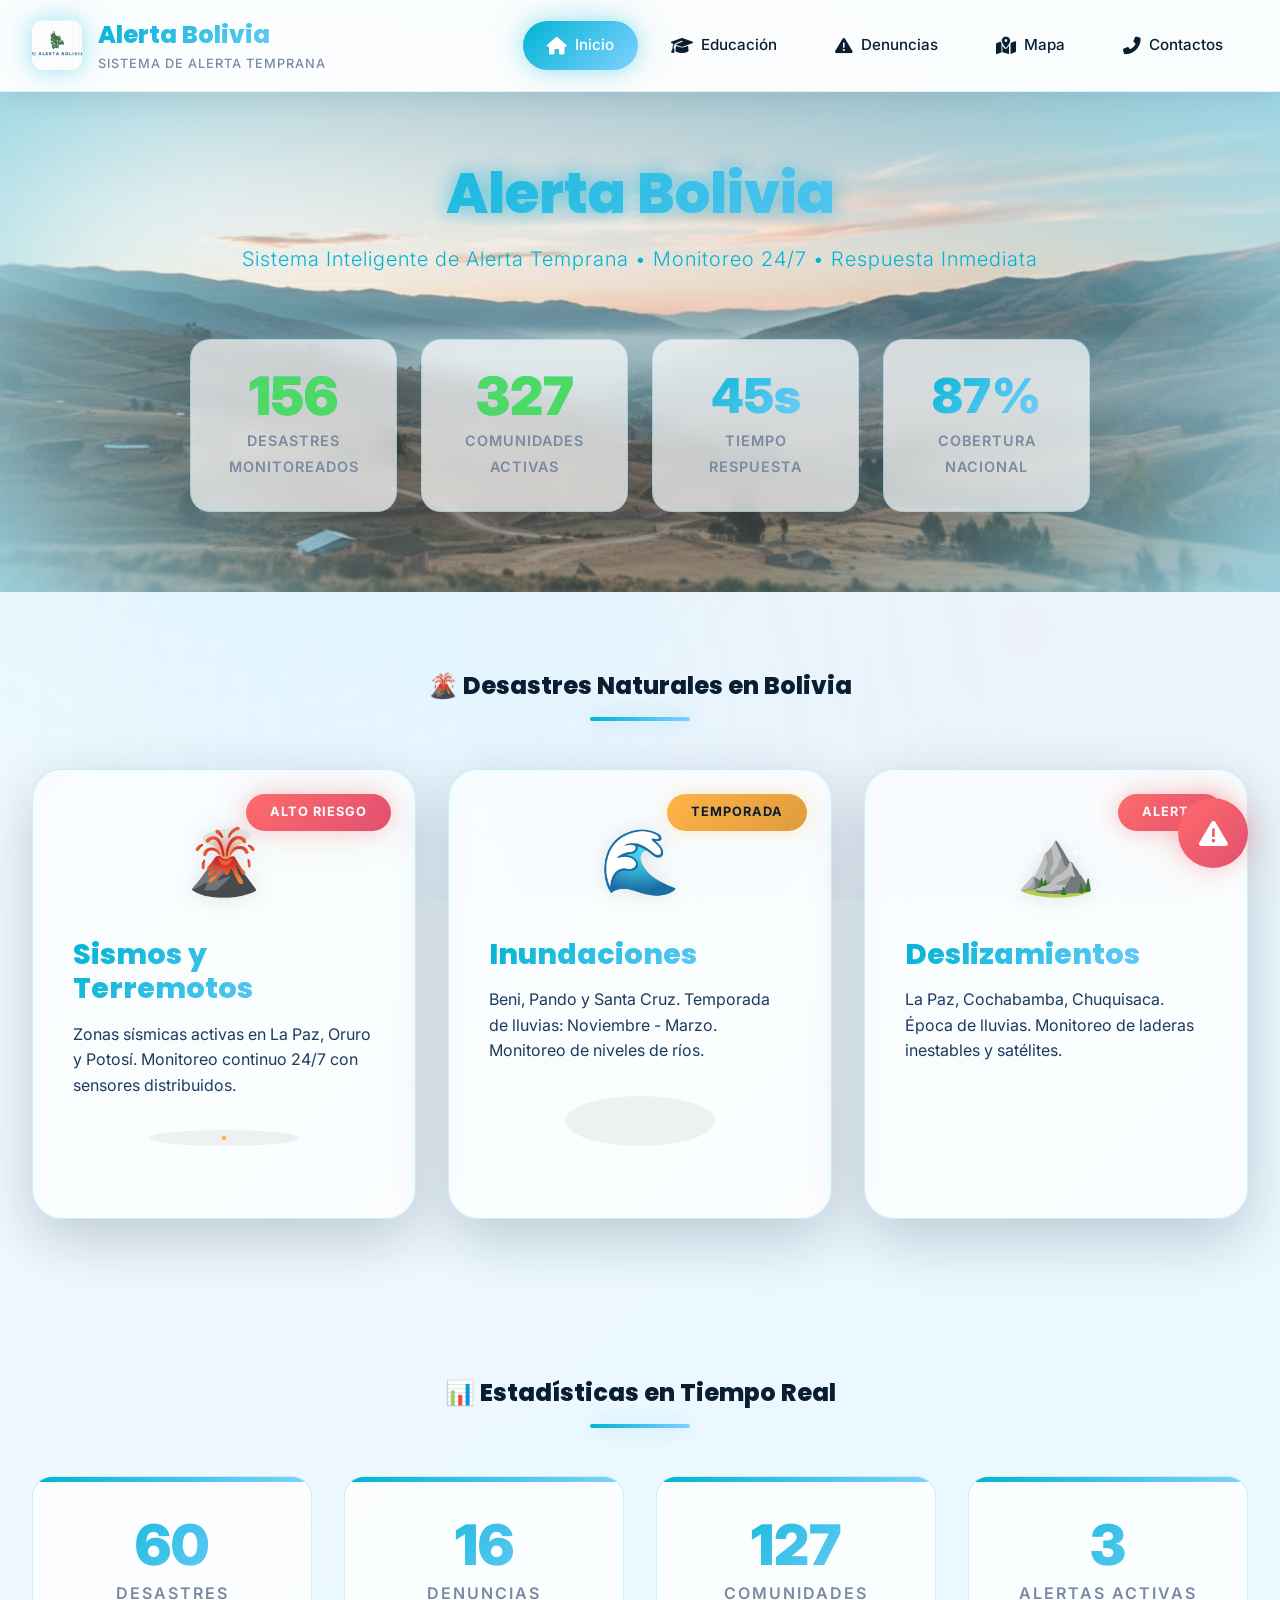
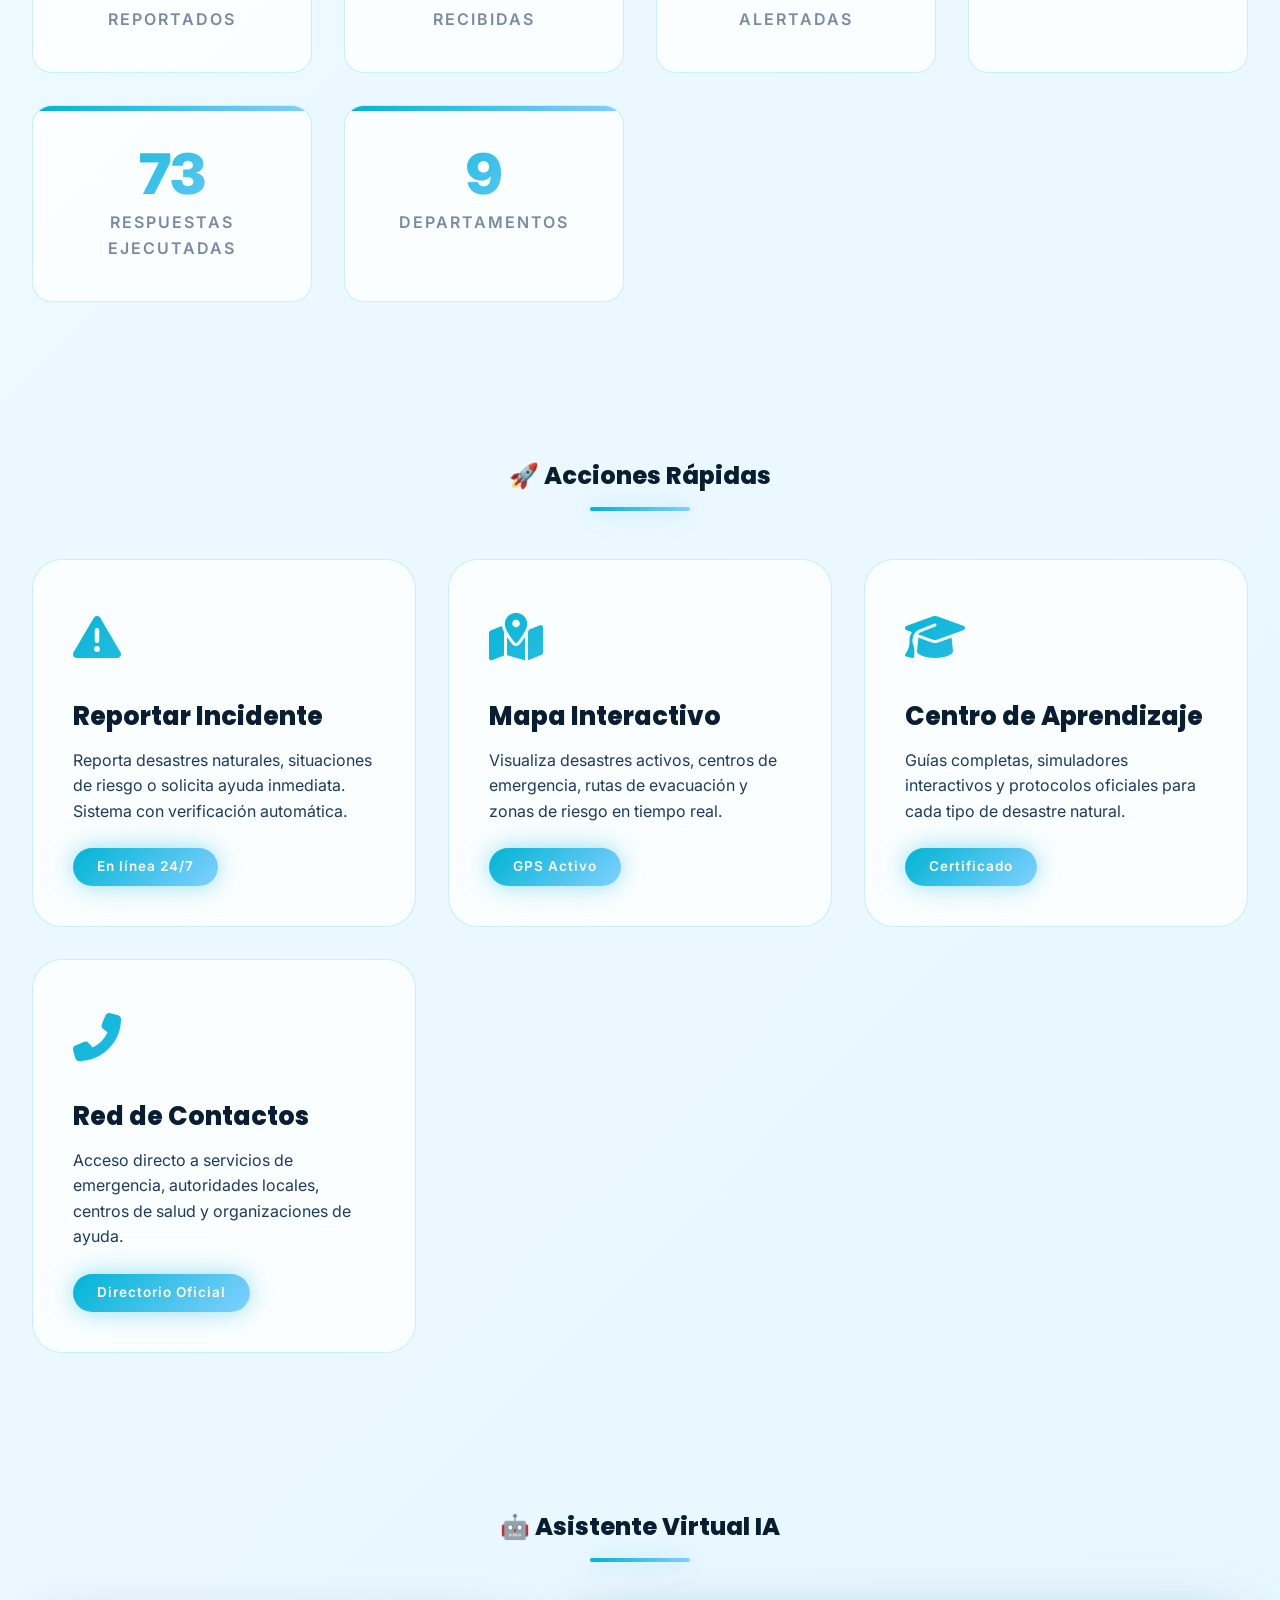
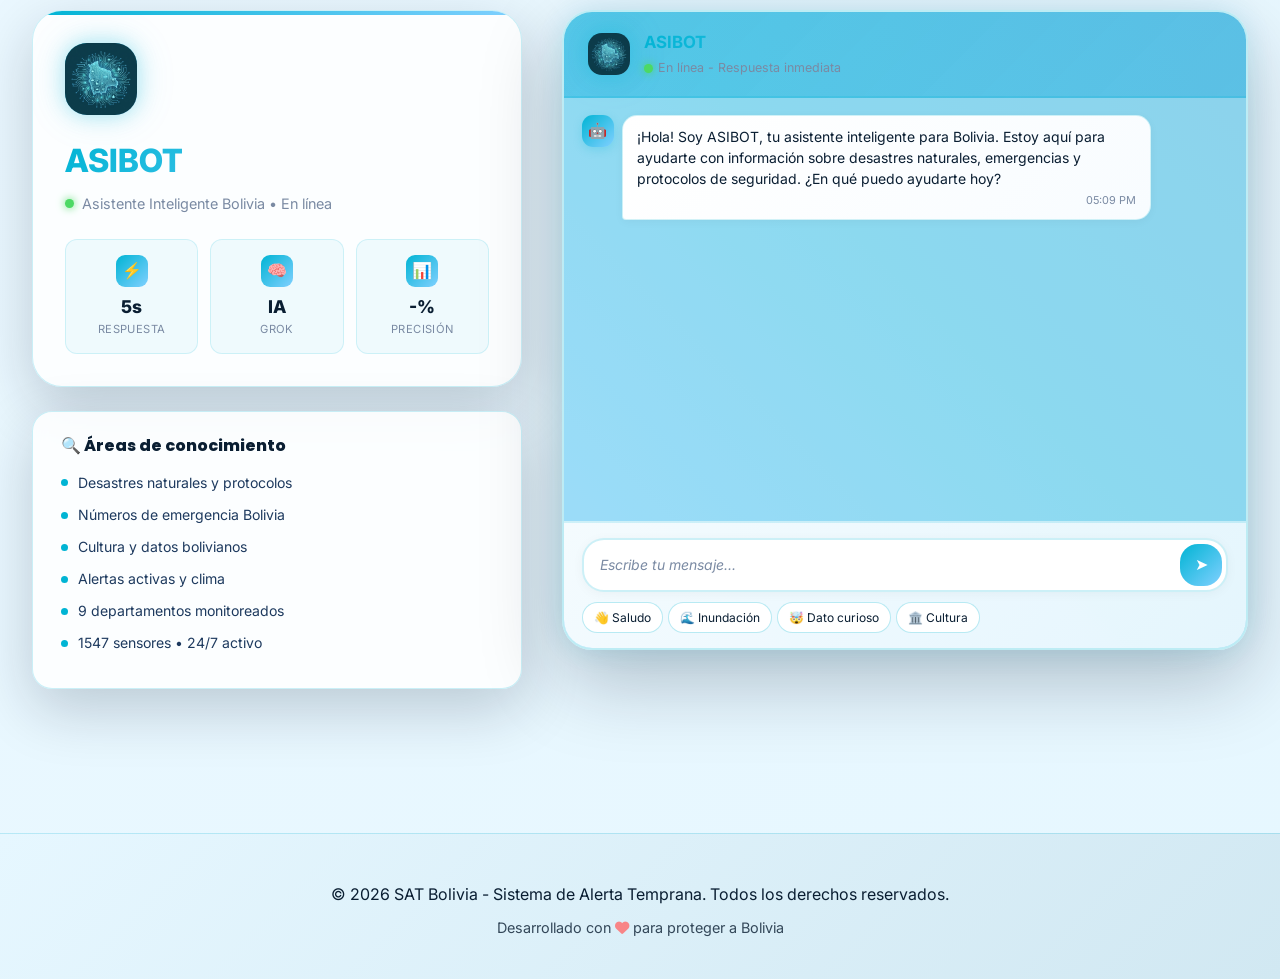
<file: index.html>
<!DOCTYPE html>
<html lang="es">

<head>
    <meta charset="UTF-8">
    <meta name="viewport" content="width=device-width, initial-scale=1.0">
    <title>Alerta Bolivia - Sistema de Alerta Temprana</title>
    <meta name="theme-color" content="#00B4D4">
    <meta name="apple-mobile-web-app-capable" content="yes">
    <meta name="apple-mobile-web-app-status-bar-style" content="black-translucent">
    <meta name="description" content="Sistema de Alerta Temprana de Bolivia - Monitoreo en tiempo real de desastres naturales">
    <link rel="icon" type="image/png" href="logo-192x192.png">
    <link rel="apple-touch-icon" href="logo-192x192.png">
    <link rel="manifest" href="./manifest.json">
    <link href="https://fonts.googleapis.com/css2?family=Inter:wght@300;400;500;600;700;800&family=Poppins:wght@700;800;900&display=swap" rel="stylesheet">
    <link rel="stylesheet" href="https://cdnjs.cloudflare.com/ajax/libs/font-awesome/6.4.0/css/all.min.css">

    <link rel="stylesheet" href="common.css">

    <script src="https://js.puter.com/v2/"></script>

    <style>
        
        h1,
        h2,
        h3,
        h4,
        h5,
        h6 {
            font-family: 'Poppins', sans-serif;
            font-weight: 800;
            line-height: 1.2;
            margin-bottom: 1rem;
        }
        
        h1 {
            font-size: 3.5rem;
            background: linear-gradient(135deg, var(--primary), var(--secondary));
            -webkit-background-clip: text;
            background-clip: text;
            color: transparent;
            animation: textGlow 3s ease-in-out infinite alternate;
        }
        
        .hero h1 {
            position: relative;
            animation: melt 3s infinite ease-in-out, textGlow 3s ease-in-out infinite alternate;
            text-shadow: 0 0 20px rgba(0, 180, 212, 0.3);
        }
        
        .hero h1::before,
        .hero h1::after {
            content: 'Alerta Bolivia';
            position: absolute;
            top: 0;
            left: 0;
            width: 100%;
            height: 100%;
            background: linear-gradient(135deg, var(--primary), var(--secondary));
            -webkit-background-clip: text;
            background-clip: text;
            color: transparent;
            z-index: -1;
            opacity: 0.5;
            animation: drip 3s ease-in-out;
        }
        
        .hero h1::after {
            filter: blur(10px);
            opacity: 0.3;
        }
        
        @keyframes melt {
            0%,
            100% {
                transform: translateY(0);
            }
            50% {
                transform: translateY(10px);
            }
        }
        
        @keyframes drip {
            0%,
            100% {
                transform: scaleY(1);
                opacity: 0.5;
            }
            50% {
                transform: scaleY(1.3);
                opacity: 0.7;
            }
        }
        
        @keyframes textGlow {
            from {
                text-shadow: 0 0 20px rgba(0, 180, 212, 0.1);
            }
            to {
                text-shadow: 0 0 30px rgba(0, 180, 212, 0.2), 0 0 40px rgba(0, 180, 212, 0.1);
            }
        }
        
        .hero {
            padding: 10rem 2rem 5rem;
            text-align: center;
            position: relative;
            overflow: hidden;
            max-width: 1550px;
            margin: 0 auto;
            background-image: url('fondo.png');
            background-size: cover;
            background-position: center;
            background-repeat: no-repeat;
            color: white;
        }
        
        .hero-background {
            position: absolute;
            top: 0;
            left: 0;
            width: 100%;
            height: 100%;
            background: radial-gradient(ellipse at center, rgba(0, 180, 212, 0.08) 0%, transparent 70%);
            z-index: -1;
            animation: heroPulse 8s ease-in-out infinite alternate;
        }
        
        @keyframes heroPulse {
            0% {
                transform: scale(1);
                opacity: 0.6;
            }
            100% {
                transform: scale(1.1);
                opacity: 0.8;
            }
        }
        
        .hero-content {
            max-width: 900px;
            margin: 0 auto;
            position: relative;
            z-index: 1;
        }
        
        .hero-subtitle {
            font-size: 1.25rem;
            color: var(--primary);
            margin-bottom: 2rem;
            font-weight: 300;
            letter-spacing: 1px;
        }
        
        .hero-stats {
            display: grid;
            grid-template-columns: repeat(auto-fit, minmax(200px, 1fr));
            gap: 1.5rem;
            margin-top: 4rem;
        }
        
        .hero-stat {
            background: rgba(255, 255, 255, 0.7);
            backdrop-filter: blur(10px);
            border: 1px solid rgba(0, 180, 212, 0.2);
            border-radius: var(--border-radius);
            padding: 2rem;
            text-align: center;
            transition: var(--transition-smooth);
            position: relative;
            overflow: hidden;
        }
        
        .hero-stat::before {
            content: '';
            position: absolute;
            top: -2px;
            left: -2px;
            right: -2px;
            bottom: -2px;
            background: linear-gradient(45deg, var(--primary), var(--secondary), var(--accent));
            border-radius: calc(var(--border-radius) + 2px);
            z-index: -1;
            opacity: 0;
            transition: opacity 0.3s ease;
        }
        
        .hero-stat:hover::before {
            opacity: 1;
            animation: statBorderGlow 3s linear infinite;
        }
        
        @keyframes statBorderGlow {
            0% {
                filter: hue-rotate(0deg);
            }
            100% {
                filter: hue-rotate(360deg);
            }
        }
        
        .hero-stat:hover {
            transform: translateY(-10px) scale(1.05);
            box-shadow: var(--shadow-lg);
            border-color: var(--primary);
        }
        
        .stat-number {
            font-size: 3rem;
            font-weight: 900;
            background: linear-gradient(135deg, var(--primary), var(--secondary));
            -webkit-background-clip: text;
            background-clip: text;
            color: transparent;
            margin-bottom: 0.5rem;
            display: block;
            line-height: 1;
        }
        
        .stat-label {
            font-size: 0.9rem;
            color: var(--gray);
            text-transform: uppercase;
            letter-spacing: 1px;
            font-weight: 600;
        }
        
        .section {
            padding: 5rem 2rem;
            max-width: 1400px;
            margin: 0 auto;
        }
        
        .section-title {
            text-align: center;
            margin-bottom: 3rem;
            position: relative;
        }
        
        .section-title::after {
            content: '';
            display: block;
            width: 100px;
            height: 4px;
            background: linear-gradient(90deg, var(--primary), var(--secondary));
            margin: 1rem auto;
            border-radius: 2px;
            box-shadow: var(--neon-glow);
        }
        
        .disaster-cards {
            display: grid;
            grid-template-columns: repeat(auto-fit, minmax(300px, 1fr));
            gap: 2rem;
            margin-top: 2rem;
        }
        
        .card-container {
            perspective: 1500px;
            height: 450px;
        }
        
        .card {
            width: 100%;
            height: 100%;
            position: relative;
            transform-style: preserve-3d;
            transition: transform 0.8s cubic-bezier(0.175, 0.885, 0.32, 1.275);
            cursor: pointer;
            border-radius: var(--border-radius-lg);
        }
        
        .card-container:hover .card {
            transform: rotateY(180deg);
        }
        
        .card-front,
        .card-back {
            position: absolute;
            width: 100%;
            height: 100%;
            backface-visibility: hidden;
            border-radius: var(--border-radius-lg);
            padding: 2.5rem;
            display: flex;
            flex-direction: column;
            justify-content: space-between;
            background: rgba(255, 255, 255, 0.8);
            border: 1px solid rgba(0, 180, 212, 0.2);
            overflow: hidden;
            box-shadow: var(--shadow-lg);
        }
        
        .card-front::before,
        .card-back::before {
            content: '';
            position: absolute;
            top: 0;
            left: 0;
            right: 0;
            bottom: 0;
            background: linear-gradient(135deg, rgba(0, 180, 212, 0.08), rgba(128, 208, 255, 0.04));
            z-index: -1;
        }
        
        .card-back {
            transform: rotateY(180deg);
            background: rgba(255, 255, 255, 0.9);
            justify-content: center;
            text-align: center;
        }
        
        .card-icon {
            font-size: 4rem;
            text-align: center;
            margin-bottom: 1.5rem;
            filter: drop-shadow(0 0 10px rgba(0, 0, 0, 0.1));
        }
        
        .card-title {
            font-size: 1.8rem;
            margin-bottom: 1rem;
            background: linear-gradient(135deg, var(--primary), var(--secondary));
            -webkit-background-clip: text;
            background-clip: text;
            color: transparent;
        }
        
        .card-description {
            color: var(--dark-light);
            line-height: 1.6;
            margin-bottom: 2rem;
        }
        
        .card-badge {
            position: absolute;
            top: 1.5rem;
            right: 1.5rem;
            padding: 0.5rem 1.5rem;
            border-radius: 50px;
            font-size: 0.8rem;
            font-weight: 700;
            text-transform: uppercase;
            letter-spacing: 1px;
            animation: badgePulse 2s infinite;
        }
        
        @keyframes badgePulse {
            0%,
            100% {
                transform: scale(1);
                opacity: 1;
            }
            50% {
                transform: scale(1.05);
                opacity: 0.9;
            }
        }
        
        .badge-high {
            background: linear-gradient(135deg, var(--danger), var(--accent-dark));
            color: white;
            box-shadow: var(--neon-glow-danger);
        }
        
        .badge-medium {
            background: linear-gradient(135deg, var(--warning), var(--warning-dark));
            color: var(--dark);
            box-shadow: 0 0 20px rgba(255, 179, 71, 0.3);
        }
        
        .badge-low {
            background: linear-gradient(135deg, var(--success), var(--success-dark));
            color: var(--dark);
            box-shadow: var(--neon-glow-success);
        }
        
        .card-back-content h4 {
            color: var(--primary);
            font-size: 1.3rem;
            margin-bottom: 1.5rem;
        }
        
        .card-back-content ul {
            list-style: none;
            text-align: left;
            margin-bottom: 2rem;
        }
        
        .card-back-content li {
            margin-bottom: 0.75rem;
            color: var(--dark-light);
            position: relative;
            padding-left: 1.5rem;
        }
        
        .card-back-content li::before {
            content: '•';
            color: var(--primary);
            font-size: 1.5rem;
            position: absolute;
            left: 0;
            top: -0.3rem;
        }
        
        .graphic-container {
            width: 150px;
            height: 150px;
            margin: 0 auto 2rem;
            position: relative;
        }
        
        .earthquake-graphic {
            position: relative;
            width: 100%;
            height: 100%;
            border-radius: 50%;
            overflow: hidden;
            background: rgba(0, 0, 0, 0.05);
        }
        
        .seismic-wave {
            position: absolute;
            top: 50%;
            left: 50%;
            transform: translate(-50%, -50%);
            border: 2px solid var(--warning);
            border-radius: 50%;
            animation: seismicWave 3s infinite;
        }
        
        @keyframes seismicWave {
            0% {
                width: 20px;
                height: 20px;
                opacity: 1;
            }
            100% {
                width: 150px;
                height: 150px;
                opacity: 0;
            }
        }
        
        .flood-graphic {
            position: relative;
            width: 100%;
            height: 100%;
            background: rgba(0, 0, 0, 0.05);
            border-radius: 50%;
            overflow: hidden;
        }
        
        .water-level {
            position: absolute;
            bottom: 0;
            width: 100%;
            background: linear-gradient(to top, var(--primary), var(--secondary));
            animation: floodRise 4s infinite alternate;
        }
        
        @keyframes floodRise {
            0% {
                height: 30%;
            }
            100% {
                height: 80%;
            }
        }
        
        .stats-grid {
            display: grid;
            grid-template-columns: repeat(auto-fit, minmax(250px, 1fr));
            gap: 2rem;
            margin-top: 3rem;
        }
        
        .stat-card {
            background: rgba(255, 255, 255, 0.8);
            border: 1px solid rgba(0, 180, 212, 0.2);
            border-radius: var(--border-radius);
            padding: 2.5rem 2rem;
            text-align: center;
            transition: var(--transition-smooth);
            position: relative;
            overflow: hidden;
        }
        
        .stat-card:hover {
            transform: translateY(-10px);
            border-color: var(--primary);
            box-shadow: var(--shadow-lg);
        }
        
        .stat-card::before {
            content: '';
            position: absolute;
            top: 0;
            left: 0;
            width: 100%;
            height: 5px;
            background: linear-gradient(90deg, var(--primary), var(--secondary));
        }
        
        .stat-number-lg {
            font-size: 3.5rem;
            font-weight: 900;
            background: linear-gradient(135deg, var(--primary), var(--secondary));
            -webkit-background-clip: text;
            background-clip: text;
            color: transparent;
            margin-bottom: 0.5rem;
            display: block;
            line-height: 1;
        }
        
        .stat-label-lg {
            font-size: 1rem;
            color: var(--gray);
            text-transform: uppercase;
            letter-spacing: 2px;
            font-weight: 600;
        }
        
        .action-grid {
            display: grid;
            grid-template-columns: repeat(auto-fit, minmax(350px, 1fr));
            gap: 2rem;
            margin-top: 3rem;
        }
        
        .action-card {
            background: rgba(255, 255, 255, 0.8);
            border: 1px solid rgba(0, 180, 212, 0.2);
            border-radius: var(--border-radius-lg);
            padding: 2.5rem;
            transition: var(--transition-smooth);
            cursor: pointer;
            position: relative;
            overflow: hidden;
        }
        
        .action-card::before {
            content: '';
            position: absolute;
            top: 0;
            left: -100%;
            width: 100%;
            height: 100%;
            background: linear-gradient(90deg, transparent, rgba(255, 255, 255, 0.2), transparent);
            transition: left 0.7s ease;
        }
        
        .action-card:hover::before {
            left: 100%;
        }
        
        .action-card:hover {
            transform: translateY(-15px) scale(1.03);
            border-color: var(--primary);
            box-shadow: var(--shadow-xl);
            background: white;
        }
        
        .action-icon {
            font-size: 3rem;
            margin-bottom: 1.5rem;
            background: linear-gradient(135deg, var(--primary), var(--secondary));
            -webkit-background-clip: text;
            background-clip: text;
            color: transparent;
        }
        
        .action-title {
            font-size: 1.6rem;
            margin-bottom: 1rem;
            color: var(--dark);
        }
        
        .action-description {
            color: var(--dark-light);
            line-height: 1.6;
            margin-bottom: 1.5rem;
        }
        
        .action-badge {
            display: inline-block;
            padding: 0.5rem 1.5rem;
            background: linear-gradient(135deg, var(--primary), var(--secondary));
            color: white;
            border-radius: 50px;
            font-size: 0.85rem;
            font-weight: 600;
            letter-spacing: 1px;
            box-shadow: var(--neon-glow);
        }
        
        .push-permission {
            position: fixed;
            bottom: 100px;
            right: 20px;
            background: rgba(255, 255, 255, 0.95);
            border: 1px solid rgba(0, 180, 212, 0.2);
            border-radius: var(--border-radius);
            padding: 1.5rem;
            max-width: 350px;
            backdrop-filter: blur(20px);
            box-shadow: var(--shadow-xl);
            animation: slideUp 0.5s ease;
            z-index: 9998;
        }
        
        @keyframes slideUp {
            from {
                opacity: 0;
                transform: translateY(100%);
            }
            to {
                opacity: 1;
                transform: translateY(0);
            }
        }
        
        .push-header {
            display: flex;
            align-items: center;
            gap: 0.75rem;
            margin-bottom: 1rem;
        }
        
        .push-header i {
            font-size: 1.5rem;
            color: var(--primary);
        }
        
        .push-header h3 {
            font-size: 1.2rem;
            margin: 0;
            color: var(--dark);
        }
        
        .push-text {
            color: var(--dark-light);
            font-size: 0.95rem;
            line-height: 1.5;
            margin-bottom: 1.5rem;
        }
        
        .push-buttons {
            display: flex;
            gap: 0.75rem;
        }
        
        .push-btn {
            flex: 1;
            padding: 0.75rem;
            border: none;
            border-radius: var(--border-radius-sm);
            font-weight: 600;
            cursor: pointer;
            transition: var(--transition-fast);
            display: flex;
            align-items: center;
            justify-content: center;
            gap: 0.5rem;
        }
        
        .push-btn.allow {
            background: linear-gradient(135deg, var(--primary), var(--primary-dark));
            color: white;
        }
        
        .push-btn.deny {
            background: rgba(0, 0, 0, 0.05);
            color: var(--dark);
        }
        
        .push-btn:hover {
            transform: translateY(-2px);
            box-shadow: 0 5px 15px rgba(0, 0, 0, 0.1);
        }
        
        .chatbot-section {
            padding: 5rem 2rem;
            max-width: 1400px;
            margin: 0 auto;
        }
        
        .chatbot-layout {
            display: grid;
            grid-template-columns: 1fr 1.4fr;
            gap: 2.5rem;
            align-items: start;
        }
        
        .chatbot-info {
            display: flex;
            flex-direction: column;
            gap: 1.5rem;
        }
        
        .chatbot-info-card {
            background: rgba(255, 255, 255, 0.85);
            border: 1px solid rgba(0, 180, 212, 0.2);
            border-radius: var(--border-radius-lg);
            padding: 2rem;
            backdrop-filter: blur(10px);
            box-shadow: var(--shadow-lg);
            position: relative;
            overflow: hidden;
        }
        
        .chatbot-info-card::before {
            content: '';
            position: absolute;
            top: 0;
            left: 0;
            width: 100%;
            height: 4px;
            background: linear-gradient(90deg, var(--primary), var(--secondary));
        }
        
        .chatbot-avatar-wrap {
            width: 72px;
            height: 72px;
            background: linear-gradient(135deg, var(--primary), var(--secondary));
            border-radius: 22px;
            display: flex;
            align-items: center;
            justify-content: center;
            font-size: 2.2rem;
            box-shadow: var(--neon-glow);
            animation: logoFloat 4s ease-in-out infinite;
            margin-bottom: 1.25rem;
            overflow: hidden;
        }
        
        .chatbot-avatar-wrap img {
            width: 100%;
            height: 100%;
            object-fit: cover;
            border-radius: 18px;
        }
        
        .chatbot-name-title {
            font-size: 2rem;
            font-weight: 800;
            background: linear-gradient(135deg, var(--primary), var(--secondary));
            -webkit-background-clip: text;
            background-clip: text;
            color: transparent;
            margin-bottom: 0.4rem;
        }
        
        .chatbot-status-row {
            display: flex;
            align-items: center;
            gap: 0.5rem;
            font-size: 0.9rem;
            color: var(--gray);
            margin-bottom: 1.5rem;
        }
        
        .online-dot {
            width: 9px;
            height: 9px;
            background: var(--success);
            border-radius: 50%;
            animation: dotPulse 2s infinite;
            box-shadow: 0 0 8px var(--success);
        }
        
        @keyframes dotPulse {
            0%,
            100% {
                opacity: 1;
                transform: scale(1);
            }
            50% {
                opacity: 0.7;
                transform: scale(1.2);
            }
        }
        
        .chatbot-stats-row {
            display: grid;
            grid-template-columns: repeat(3, 1fr);
            gap: 0.75rem;
        }
        
        .cbot-stat {
            background: rgba(0, 180, 212, 0.05);
            border: 1px solid rgba(0, 180, 212, 0.15);
            border-radius: var(--border-radius-sm);
            padding: 0.9rem 0.5rem;
            text-align: center;
        }
        
        .cbot-stat-icon {
            width: 32px;
            height: 32px;
            background: linear-gradient(135deg, var(--primary), var(--secondary));
            border-radius: 9px;
            display: flex;
            align-items: center;
            justify-content: center;
            font-size: 1rem;
            margin: 0 auto 0.4rem;
        }
        
        .cbot-stat-val {
            font-size: 1.1rem;
            font-weight: 800;
            color: var(--dark);
        }
        
        .cbot-stat-lbl {
            font-size: 0.7rem;
            color: var(--gray);
            text-transform: uppercase;
            letter-spacing: 0.4px;
        }
        
        .chatbot-knowledge-card {
            background: rgba(255, 255, 255, 0.85);
            border: 1px solid rgba(0, 180, 212, 0.2);
            border-radius: var(--border-radius);
            padding: 1.5rem 1.75rem;
            backdrop-filter: blur(10px);
            box-shadow: var(--shadow-lg);
        }
        
        .chatbot-knowledge-card h4 {
            font-size: 1rem;
            color: var(--dark);
            margin-bottom: 1rem;
        }
        
        .know-tag {
            display: flex;
            align-items: center;
            gap: 0.6rem;
            font-size: 0.88rem;
            color: var(--dark-light);
            margin-bottom: 0.6rem;
        }
        
        .know-dot {
            width: 7px;
            height: 7px;
            background: var(--primary);
            border-radius: 50%;
            flex-shrink: 0;
            animation: knowPulse 2s infinite;
        }
        
        @keyframes knowPulse {
            0%,
            100% {
                opacity: 0.3;
            }
            50% {
                opacity: 1;
            }
        }
        
        .chat-widget {
            background: rgba(255, 255, 255, 0.88);
            backdrop-filter: blur(20px);
            -webkit-backdrop-filter: blur(20px);
            border: 2px solid rgba(0, 180, 212, 0.25);
            border-radius: var(--border-radius-lg);
            box-shadow: var(--shadow-xl), 0 0 30px rgba(0, 180, 212, 0.15);
            display: flex;
            flex-direction: column;
            overflow: hidden;
            position: relative;
            height: 640px;
            transition: var(--transition-smooth);
        }
        
        .chat-widget:hover {
            border-color: var(--primary);
            box-shadow: var(--shadow-xl), 0 0 40px rgba(0, 180, 212, 0.25);
        }
        
        .chat-widget::before {
            content: '';
            position: absolute;
            top: -2px;
            left: -2px;
            right: -2px;
            bottom: -2px;
            background: linear-gradient(45deg, var(--primary), var(--secondary), var(--primary-light), var(--secondary-dark), var(--primary));
            border-radius: calc(var(--border-radius-lg) + 2px);
            z-index: -1;
            animation: borderGlow 6s linear infinite;
            background-size: 300% 300%;
        }
        
        @keyframes borderGlow {
            0% {
                background-position: 0% 50%;
                opacity: 0.5;
            }
            50% {
                background-position: 100% 50%;
                opacity: 0.8;
            }
            100% {
                background-position: 0% 50%;
                opacity: 0.5;
            }
        }
        
        .chat-widget-header {
            padding: 1.1rem 1.5rem;
            background: linear-gradient(135deg, rgba(0, 180, 212, 0.1), rgba(128, 208, 255, 0.05));
            border-bottom: 2px solid rgba(0, 180, 212, 0.2);
            display: flex;
            align-items: center;
            gap: 0.9rem;
        }
        
        .chat-widget-avatar {
            width: 42px;
            height: 42px;
            background: linear-gradient(135deg, var(--primary), var(--secondary));
            border-radius: 14px;
            display: flex;
            align-items: center;
            justify-content: center;
            font-size: 1.3rem;
            box-shadow: var(--neon-glow);
            overflow: hidden;
            flex-shrink: 0;
        }
        
        .chat-widget-avatar img {
            width: 100%;
            height: 100%;
            object-fit: cover;
            border-radius: 10px;
        }
        
        .chat-widget-info {
            flex: 1;
        }
        
        .chat-widget-name {
            font-size: 1.05rem;
            font-weight: 700;
            background: linear-gradient(135deg, var(--primary), var(--secondary));
            -webkit-background-clip: text;
            background-clip: text;
            color: transparent;
            margin-bottom: 2px;
        }
        
        .chat-widget-status {
            display: flex;
            align-items: center;
            gap: 5px;
            font-size: 0.78rem;
            color: var(--gray);
        }
        
        .chat-messages {
            flex: 1;
            padding: 1.1rem;
            overflow-y: auto;
            display: flex;
            flex-direction: column;
            gap: 0.85rem;
            background: rgba(255, 255, 255, 0.3);
            scroll-behavior: smooth;
        }
        
        .chat-messages::-webkit-scrollbar {
            width: 5px;
        }
        
        .chat-messages::-webkit-scrollbar-track {
            background: rgba(0, 180, 212, 0.08);
            border-radius: 10px;
        }
        
        .chat-messages::-webkit-scrollbar-thumb {
            background: linear-gradient(135deg, var(--primary), var(--secondary));
            border-radius: 10px;
        }
        
        .chat-message {
            display: flex;
            gap: 8px;
            max-width: 88%;
            animation: msgAppear 0.4s cubic-bezier(0.175, 0.885, 0.32, 1.275);
        }
        
        @keyframes msgAppear {
            from {
                opacity: 0;
                transform: translateY(12px) scale(0.96);
            }
            to {
                opacity: 1;
                transform: translateY(0) scale(1);
            }
        }
        
        .chat-message.bot {
            align-self: flex-start;
        }
        
        .chat-message.user {
            align-self: flex-end;
            flex-direction: row-reverse;
        }
        
        .msg-avatar {
            width: 32px;
            height: 32px;
            background: linear-gradient(135deg, var(--primary), var(--secondary));
            border-radius: 11px;
            display: flex;
            align-items: center;
            justify-content: center;
            font-size: 0.95rem;
            color: white;
            box-shadow: 0 3px 10px rgba(0, 180, 212, 0.22);
            flex-shrink: 0;
            overflow: hidden;
        }
        
        .msg-avatar img {
            width: 100%;
            height: 100%;
            object-fit: cover;
        }
        
        .chat-message.user .msg-avatar {
            background: linear-gradient(135deg, var(--accent), var(--accent-dark));
        }
        
        .msg-content {
            background: white;
            padding: 10px 14px;
            border-radius: 15px;
            border: 1px solid rgba(0, 180, 212, 0.18);
            box-shadow: 0 2px 10px rgba(0, 0, 0, 0.04);
            word-wrap: break-word;
            overflow-wrap: break-word;
            white-space: normal;
            line-height: 1.5;
        }
        
        .chat-message.bot .msg-content {
            border-bottom-left-radius: 4px;
            background: linear-gradient(135deg, white, #f8fcff);
        }
        
        .chat-message.user .msg-content {
            border-bottom-right-radius: 4px;
            background: linear-gradient(135deg, var(--primary), var(--secondary));
            color: white;
            border-color: transparent;
        }
        
        .msg-text {
            font-size: 0.875rem;
            line-height: 1.5;
            margin-bottom: 3px;
            white-space: pre-wrap;
        }
        
        .msg-time {
            font-size: 0.68rem;
            color: var(--gray);
            text-align: right;
        }
        
        .chat-message.user .msg-time {
            color: rgba(255, 255, 255, 0.7);
        }
        
        .typing-indicator {
            display: flex;
            gap: 4px;
            padding: 9px 13px;
            background: white;
            border-radius: 15px;
            border-bottom-left-radius: 4px;
            width: fit-content;
            border: 1px solid rgba(0, 180, 212, 0.18);
        }
        
        .typing-dot {
            width: 6px;
            height: 6px;
            background: var(--primary);
            border-radius: 50%;
            animation: typing 1.4s infinite;
        }
        
        .typing-dot:nth-child(2) {
            animation-delay: 0.2s;
        }
        
        .typing-dot:nth-child(3) {
            animation-delay: 0.4s;
        }
        
        @keyframes typing {
            0%,
            60%,
            100% {
                transform: translateY(0);
                opacity: 0.3;
            }
            30% {
                transform: translateY(-6px);
                opacity: 1;
            }
        }
        
        .chat-input-area {
            padding: 0.9rem 1.1rem;
            background: linear-gradient(135deg, rgba(255, 255, 255, 0.92), rgba(240, 249, 255, 0.92));
            border-top: 2px solid rgba(0, 180, 212, 0.15);
        }
        
        .chat-input-wrapper {
            display: flex;
            gap: 7px;
            background: white;
            border-radius: 22px;
            padding: 4px;
            border: 2px solid rgba(0, 180, 212, 0.2);
            transition: var(--transition-smooth);
            box-shadow: 0 2px 12px rgba(0, 0, 0, 0.04);
            margin-bottom: 0.65rem;
        }
        
        .chat-input-wrapper:focus-within {
            border-color: var(--primary);
            box-shadow: var(--neon-glow);
        }
        
        .chat-text-input {
            flex: 1;
            border: none;
            padding: 9px 12px;
            font-size: 0.875rem;
            background: transparent;
            outline: none;
            font-family: 'Inter', sans-serif;
        }
        
        .chat-text-input::placeholder {
            color: var(--gray);
            font-style: italic;
        }
        
        .chat-send-btn {
            width: 42px;
            height: 42px;
            border: none;
            background: linear-gradient(135deg, var(--primary), var(--secondary));
            color: white;
            border-radius: 18px;
            font-size: 1rem;
            cursor: pointer;
            transition: var(--transition-smooth);
            display: flex;
            align-items: center;
            justify-content: center;
            flex-shrink: 0;
        }
        
        .chat-send-btn:hover {
            transform: scale(1.1) rotate(5deg);
            box-shadow: var(--neon-glow);
        }
        
        .chat-suggestions {
            display: flex;
            gap: 5px;
            flex-wrap: wrap;
        }
        
        .chat-suggestion {
            padding: 5px 11px;
            background: white;
            border: 1px solid rgba(0, 180, 212, 0.28);
            border-radius: 18px;
            font-size: 0.75rem;
            color: var(--dark);
            cursor: pointer;
            transition: var(--transition-smooth);
            display: flex;
            align-items: center;
            gap: 3px;
            white-space: nowrap;
        }
        
        .chat-suggestion:hover {
            background: linear-gradient(135deg, var(--primary), var(--secondary));
            color: white;
            transform: translateY(-2px);
            box-shadow: var(--neon-glow);
            border-color: transparent;
        }
        
        @media (max-width: 1100px) {
            .chatbot-layout {
                grid-template-columns: 1fr;
            }
            .chatbot-info {
                display: grid;
                grid-template-columns: 1fr 1fr;
            }
            .chat-widget {
                height: 540px;
            }
        }
        
        @media (max-width: 992px) {
            .disaster-cards {
                grid-template-columns: repeat(2, 1fr);
            }
            .action-grid {
                grid-template-columns: repeat(2, 1fr);
            }
        }
        
        @media (max-width: 768px) {
            h1 {
                font-size: 2.5rem;
            }
            h2 {
                font-size: 2rem;
            }
            .hero {
                padding: 8rem 1rem 3rem;
            }
            .section {
                padding: 3rem 1rem;
            }
            .disaster-cards,
            .action-grid {
                grid-template-columns: 1fr;
            }
            .push-permission {
                right: 10px;
                left: 10px;
                max-width: none;
            }
            .chatbot-info {
                grid-template-columns: 1fr;
            }
            .chatbot-section {
                padding: 3rem 1rem;
            }
            .chat-widget {
                height: 500px;
            }
        }
        
        @media (max-width: 480px) {
            h1 {
                font-size: 2rem;
            }
            h2 {
                font-size: 1.8rem;
            }
            .hero-stat,
            .stat-card {
                padding: 1.5rem;
            }
            .chat-widget {
                height: 450px;
            }
            .chatbot-stats-row {
                gap: 0.5rem;
            }
        }
        
        .cursor-blink {
            animation: cursorBlink 0.7s step-end infinite;
            display: inline-block;
        }
        
        @keyframes cursorBlink {
            0%,
            100% {
                opacity: 1
            }
            50% {
                opacity: 0
            }
        }
    </style>
</head>

<body>

    <header class="header" id="header">
        <div class="logo-container" onclick="window.location.href='index.html'">
            <div class="logo-img"><img src="logo.jpg" alt="Alerta Bolivia"></div>
            <div class="logo-text">
                <div class="logo-title">Alerta Bolivia</div>
                <div class="logo-subtitle">Sistema de Alerta Temprana</div>
            </div>
        </div>
        <nav class="nav-menu">
            <a href="index.html" class="nav-link active"><i class="fas fa-home"></i> Inicio</a>
            <a href="educacion.html" class="nav-link"><i class="fas fa-graduation-cap"></i> Educación</a>
            <a href="denuncias.html" class="nav-link"><i class="fas fa-exclamation-triangle"></i> Denuncias</a>
            <a href="mapa.html" class="nav-link"><i class="fas fa-map-marked-alt"></i> Mapa</a>
            <a href="contactos.html" class="nav-link"><i class="fas fa-phone-alt"></i> Contactos</a>
            <a href="login.html" class="nav-link" id="userLink" style="display:none;"><i class="fas fa-user"></i> <span id="userName"></span></a>
        </nav>
    </header>

    <div class="notification-toast" id="notificationToast">
        <div class="notification-title" id="toastTitle">Notificación</div>
        <div class="notification-message" id="toastMessage">Mensaje del sistema</div>
    </div>

    <div class="notification-container" id="notificationContainer"></div>

    <section class="hero">
        <div class="hero-background"></div>
        <div class="hero-content">
            <h1>Alerta Bolivia</h1>
            <p class="hero-subtitle">Sistema Inteligente de Alerta Temprana • Monitoreo 24/7 • Respuesta Inmediata</p>
            <div class="hero-stats">
                <div class="hero-stat"><span class="stat-number" id="statDesastres">0</span><span class="stat-label">Desastres Monitoreados</span></div>
                <div class="hero-stat"><span class="stat-number" id="statComunidades">0</span><span class="stat-label">Comunidades Activas</span></div>
                <div class="hero-stat"><span class="stat-number" id="statTiempoRespuesta">0s</span><span class="stat-label">Tiempo Respuesta</span></div>
                <div class="hero-stat"><span class="stat-number" id="statCobertura">0%</span><span class="stat-label">Cobertura Nacional</span></div>
            </div>
        </div>
    </section>

    <section class="section" id="desastres">
        <h2 class="section-title">🌋 Desastres Naturales en Bolivia</h2>
        <div class="disaster-cards">
            <div class="card-container">
                <div class="card">
                    <div class="card-front">
                        <div class="card-badge badge-high">Alto Riesgo</div>
                        <div class="card-icon" style="color:#FFB347;">🌋</div>
                        <h3 class="card-title">Sismos y Terremotos</h3>
                        <p class="card-description">Zonas sísmicas activas en La Paz, Oruro y Potosí. Monitoreo continuo 24/7 con sensores distribuidos.</p>
                        <div class="graphic-container">
                            <div class="earthquake-graphic">
                                <div class="seismic-wave"></div>
                                <div class="seismic-wave" style="animation-delay:0.5s;"></div>
                                <div class="seismic-wave" style="animation-delay:1s;"></div>
                            </div>
                        </div>
                    </div>
                    <div class="card-back">
                        <div class="card-back-content">
                            <h4><i class="fas fa-exclamation-circle"></i> Protocolo Sísmico</h4>
                            <ul>
                                <li>Buscar zonas de seguridad estructural</li>
                                <li>Alejarse de ventanas y objetos pesados</li>
                                <li>Mantener kit de emergencia accesible</li>
                                <li>Seguir instrucciones de Defensa Civil</li>
                            </ul>
                            <p><strong>Contactos:</strong> Bomberos 119 • Emergencias 911</p>
                        </div>
                    </div>
                </div>
            </div>
            <div class="card-container">
                <div class="card">
                    <div class="card-front">
                        <div class="card-badge badge-medium">Temporada</div>
                        <div class="card-icon" style="color:#00B4D4;">🌊</div>
                        <h3 class="card-title">Inundaciones</h3>
                        <p class="card-description">Beni, Pando y Santa Cruz. Temporada de lluvias: Noviembre - Marzo. Monitoreo de niveles de ríos.</p>
                        <div class="graphic-container">
                            <div class="flood-graphic">
                                <div class="water-level"></div>
                            </div>
                        </div>
                    </div>
                    <div class="card-back">
                        <div class="card-back-content">
                            <h4><i class="fas fa-exclamation-circle"></i> Protocolo Inundación</h4>
                            <ul>
                                <li>Evacuar inmediatamente a zonas altas</li>
                                <li>No intentar cruzar corrientes de agua</li>
                                <li>Desconectar energía eléctrica</li>
                                <li>Seguir rutas de evacuación señalizadas</li>
                            </ul>
                            <p><strong>Contactos:</strong> SENAMHI 800-10-6106 • Bomberos 119</p>
                        </div>
                    </div>
                </div>
            </div>
            <div class="card-container">
                <div class="card">
                    <div class="card-front">
                        <div class="card-badge badge-high">Alerta</div>
                        <div class="card-icon" style="color:#4CD964;">⛰️</div>
                        <h3 class="card-title">Deslizamientos</h3>
                        <p class="card-description">La Paz, Cochabamba, Chuquisaca. Época de lluvias. Monitoreo de laderas inestables y satélites.</p>
                        <div class="graphic-container"></div>
                    </div>
                    <div class="card-back">
                        <div class="card-back-content">
                            <h4><i class="fas fa-exclamation-circle"></i> Protocolo Deslizamientos</h4>
                            <ul>
                                <li>Evacuar inmediatamente de laderas</li>
                                <li>Reportar grietas o movimientos de tierra</li>
                                <li>Buscar terreno estable y plano</li>
                                <li>No regresar hasta autorización oficial</li>
                            </ul>
                            <p><strong>Contactos:</strong> Municipio local • Bomberos 119</p>
                        </div>
                    </div>
                </div>
            </div>
        </div>
    </section>

    <section class="section" id="estadisticas">
        <h2 class="section-title">📊 Estadísticas en Tiempo Real</h2>
        <div class="stats-grid">
            <div class="stat-card"><span class="stat-number-lg" id="totalDesastres">0</span><span class="stat-label-lg">Desastres Reportados</span></div>
            <div class="stat-card"><span class="stat-number-lg" id="totalDenuncias">0</span><span class="stat-label-lg">Denuncias Recibidas</span></div>
            <div class="stat-card"><span class="stat-number-lg" id="totalComunidades">0</span><span class="stat-label-lg">Comunidades Alertadas</span></div>
            <div class="stat-card"><span class="stat-number-lg" id="alertasActivas">0</span><span class="stat-label-lg">Alertas Activas</span></div>
            <div class="stat-card"><span class="stat-number-lg" id="respuestasEjecutadas">0</span><span class="stat-label-lg">Respuestas Ejecutadas</span></div>
            <div class="stat-card"><span class="stat-number-lg">9</span><span class="stat-label-lg">Departamentos</span></div>
        </div>
    </section>

    <section class="section" id="acciones">
        <h2 class="section-title">🚀 Acciones Rápidas</h2>
        <div class="action-grid">
            <div class="action-card" onclick="window.location.href='denuncias.html'">
                <div class="action-icon"><i class="fas fa-exclamation-triangle"></i></div>
                <h3 class="action-title">Reportar Incidente</h3>
                <p class="action-description">Reporta desastres naturales, situaciones de riesgo o solicita ayuda inmediata. Sistema con verificación automática.</p><span class="action-badge">En línea 24/7</span></div>
            <div class="action-card" onclick="window.location.href='mapa.html'">
                <div class="action-icon"><i class="fas fa-map-marked-alt"></i></div>
                <h3 class="action-title">Mapa Interactivo</h3>
                <p class="action-description">Visualiza desastres activos, centros de emergencia, rutas de evacuación y zonas de riesgo en tiempo real.</p><span class="action-badge">GPS Activo</span></div>
            <div class="action-card" onclick="window.location.href='educacion.html'">
                <div class="action-icon"><i class="fas fa-graduation-cap"></i></div>
                <h3 class="action-title">Centro de Aprendizaje</h3>
                <p class="action-description">Guías completas, simuladores interactivos y protocolos oficiales para cada tipo de desastre natural.</p><span class="action-badge">Certificado</span></div>
            <div class="action-card" onclick="window.location.href='contactos.html'">
                <div class="action-icon"><i class="fas fa-phone-alt"></i></div>
                <h3 class="action-title">Red de Contactos</h3>
                <p class="action-description">Acceso directo a servicios de emergencia, autoridades locales, centros de salud y organizaciones de ayuda.</p><span class="action-badge">Directorio Oficial</span></div>
        </div>
    </section>

    <section class="chatbot-section" id="asistente">
        <h2 class="section-title">🤖 Asistente Virtual IA</h2>
        <div class="chatbot-layout">
            <div class="chatbot-info">
                <div class="chatbot-info-card">
                    <div class="chatbot-avatar-wrap"><img src="LOGO_IA.png" alt="ASIBOT" onerror="this.style.display='none';this.parentElement.innerHTML='🤖';"></div>
                    <div class="chatbot-name-title">ASIBOT</div>
                    <div class="chatbot-status-row"><span class="online-dot"></span><span>Asistente Inteligente Bolivia • En línea</span></div>
                    <div class="chatbot-stats-row">
                        <div class="cbot-stat">
                            <div class="cbot-stat-icon">⚡</div>
                            <div class="cbot-stat-val">5s</div>
                            <div class="cbot-stat-lbl">Respuesta</div>
                        </div>
                        <div class="cbot-stat">
                            <div class="cbot-stat-icon">🧠</div>
                            <div class="cbot-stat-val">IA</div>
                            <div class="cbot-stat-lbl">Grok</div>
                        </div>
                        <div class="cbot-stat">
                            <div class="cbot-stat-icon">📊</div>
                            <div class="cbot-stat-val">-%</div>
                            <div class="cbot-stat-lbl">Precisión</div>
                        </div>
                    </div>
                </div>
                <div class="chatbot-knowledge-card">
                    <h4>🔍 Áreas de conocimiento</h4>
                    <div class="know-tag"><span class="know-dot"></span><span>Desastres naturales y protocolos</span></div>
                    <div class="know-tag"><span class="know-dot"></span><span>Números de emergencia Bolivia</span></div>
                    <div class="know-tag"><span class="know-dot"></span><span>Cultura y datos bolivianos</span></div>
                    <div class="know-tag"><span class="know-dot"></span><span>Alertas activas y clima</span></div>
                    <div class="know-tag"><span class="know-dot"></span><span>9 departamentos monitoreados</span></div>
                    <div class="know-tag"><span class="know-dot"></span><span>1547 sensores • 24/7 activo</span></div>
                </div>
            </div>
            <div class="chat-widget">
                <div class="chat-widget-header">
                    <div class="chat-widget-avatar"><img src="LOGO_IA.png" alt="ASIBOT" onerror="this.style.display='none';this.parentElement.innerHTML='🤖';"></div>
                    <div class="chat-widget-info">
                        <div class="chat-widget-name">ASIBOT</div>
                        <div class="chat-widget-status"><span class="online-dot"></span><span>En línea - Respuesta inmediata</span></div>
                    </div>
                </div>
                <div class="chat-messages" id="chatMessages">
                    <div class="chat-message bot">
                        <div class="msg-avatar">🤖</div>
                        <div class="msg-content">
                            <div class="msg-text">¡Hola! Soy ASIBOT, tu asistente inteligente para Bolivia. Estoy aquí para ayudarte con información sobre desastres naturales, emergencias y protocolos de seguridad. ¿En qué puedo ayudarte hoy?</div>
                            <div class="msg-time" id="reloj"></div>
                        </div>
                    </div>
                </div>
                <div class="chat-input-area">
                    <div class="chat-input-wrapper">
                        <input type="text" class="chat-text-input" id="chatInput" placeholder="Escribe tu mensaje...">
                        <button class="chat-send-btn" onclick="sendChatMessage()">➤</button>
                    </div>
                    <div class="chat-suggestions">
                        <div class="chat-suggestion" onclick="useChatSuggestion('Hola, ¿cómo estás?')">👋 Saludo</div>
                        <div class="chat-suggestion" onclick="useChatSuggestion('¿Qué hacer en caso de inundación?')">🌊 Inundación</div>
                        <div class="chat-suggestion" onclick="useChatSuggestion('Cuéntame un dato curioso')">🤯 Dato curioso</div>
                        <div class="chat-suggestion" onclick="useChatSuggestion('¿Cuál es la capital de Bolivia?')">🏛️ Cultura</div>
                    </div>
                </div>
            </div>
        </div>
    </section>

    <div class="modal" id="emergencyModal">
        <div class="modal-content">
            <button class="modal-close" onclick="document.getElementById('emergencyModal').classList.remove('active')">&times;</button>
            <div class="modal-header">
                <h3 class="modal-title">🚨 ALERTA DE EMERGENCIA</h3>
                <p class="modal-subtitle">Solo usar en situaciones reales de peligro</p>
            </div>
            <div class="modal-body">
                <p class="modal-text">Esta alerta notificará inmediatamente a los servicios de emergencia con tu ubicación exacta.</p>
                <div class="location-status" id="locationStatus">
                    <p><i class="fas fa-map-marker-alt"></i> Obteniendo tu ubicación...</p>
                </div>
                <div class="emergency-info" style="background:rgba(255,255,255,0.5);padding:1rem;border-radius:var(--border-radius-sm);border-left:4px solid var(--danger);margin:1rem 0;text-align:left;">
                    <h4 style="color:var(--danger);margin-bottom:0.5rem;"><i class="fas fa-info-circle"></i> Información que se enviará:</h4>
                    <ul style="color:var(--dark-light);font-size:0.9rem;padding-left:1rem;list-style:disc;">
                        <li><strong>Tipo:</strong> EMERGENCIA INMEDIATA</li>
                        <li><strong>Nivel:</strong> ALERTA ROJA</li>
                        <li><strong>Ubicación:</strong> <span id="locationPreview">Coordenadas GPS</span></li>
                        <li><strong>Reportante:</strong> <span id="userPreview">Usuario SAT</span></li>
                    </ul>
                </div>
            </div>
            <div class="modal-actions">
                <button class="btn btn-danger btn-full" id="sendEmergencyBtn" onclick="SAT.sendEmergency()" disabled><i class="fas fa-paper-plane"></i> CONFIRMAR Y ENVIAR ALERTA</button>
                <button class="btn btn-secondary btn-full" onclick="SAT.closeEmergencyModal()">Cancelar</button>
            </div>
        </div>
    </div>

    <div class="modal" id="confirmationModal">
        <div class="modal-content">
            <button class="modal-close" onclick="SAT.closeConfirmationModal()">&times;</button>
            <div class="modal-header">
                <h3 class="modal-title">✅ Alerta Enviada</h3>
                <p class="modal-subtitle">Tu emergencia ha sido reportada</p>
            </div>
            <div class="modal-body">
                <p class="modal-text">La alerta ha sido enviada a los servicios de emergencia. Mantén la calma y sigue las instrucciones.</p>
                <div style="background:rgba(255,255,255,0.5);padding:1rem;border-radius:var(--border-radius-sm);">
                    <p><strong>Número de Reporte:</strong> <span id="reportNumber">SAT-000000</span></p>
                    <p><strong>Hora del Reporte:</strong> <span id="reportTime">00:00:00</span></p>
                    <p><strong>Servicios Notificados:</strong></p>
                    <ul style="padding-left:1rem;color:var(--dark-light);">
                        <li>Sistema Nacional de Emergencias</li>
                        <li>Defensa Civil departamental</li>
                        <li>Servicios locales de rescate</li>
                    </ul>
                </div>
            </div>
            <div class="modal-actions"><button class="btn btn-primary btn-full" onclick="SAT.closeConfirmationModal()"><i class="fas fa-check"></i> Entendido</button></div>
        </div>
    </div>

    <button class="emergency-btn"><i class="fas fa-exclamation-triangle"></i></button>
        <!--<p class="push-text">Permite que Alerta Bolivia te envíe alertas importantes sobre desastres naturales en tu área.</p>
        <div class="push-buttons">
            <button class="push-btn allow" onclick="NotificationSystem.requestPermission()"><i class="fas fa-check"></i> Permitir</button>
            <button class="push-btn deny" onclick="NotificationSystem.hidePermission()"><i class="fas fa-times"></i> Ahora no</button>-->
        </div>
    </div>
    <footer class="footer">
        <div class="footer-content">
            <p>© 2026 SAT Bolivia - Sistema de Alerta Temprana. Todos los derechos reservados.</p>
            <p>Desarrollado con <i class="fas fa-heart" style="color:var(--danger);"></i> para proteger a Bolivia</p>
        </div>
    </footer>

    <script src="common.js"></script>
 
    <script>

        class SATBolivia {
            constructor() {
                this.stats = {
                    desastres: 156,
                    denuncias: 42,
                    comunidades: 327,
                    alertasActivas: 8,
                    respuestas: 189,
                    cobertura: 87,
                    tiempoRespuesta: 45
                };
                this.user = null;
                this.location = null;
                this.notifications = [];
                this.emergencyCooldown = false;
                this.isInitialized = false;
                this.init();
            }
            init() {
                if (this.isInitialized) return;
                this.loadUser();
                this.initNotifications();
                this.setupEvents();
                this.startAnimations();
                this.startRealTimeUpdates();
                this.isInitialized = true;
            }
            loadUser() {
                const u = localStorage.getItem('sat_user');
                if (u) {
                    this.user = JSON.parse(u);
                    this.updateUserUI();
                }
            }
            updateUserUI() {
                if (this.user) {
                    const ul = document.getElementById('userLink'),
                        un = document.getElementById('userName');
                    if (ul && un) {
                        un.textContent = this.user.name.split(' ')[0];
                        ul.style.display = 'flex';
                    }
                }
            }
            initNotifications() {
                const asked = localStorage.getItem('pushPermissionAsked'),
                    status = localStorage.getItem('pushPermission');
                if ('Notification' in window) {
                    if (asked === 'true' && (status === 'granted' || status === 'denied')) return;
                    if (Notification.permission === 'default') {
                        localStorage.setItem('pushPermissionAsked', 'true');
                        setTimeout(() => {
                            const p = document.getElementById('pushPermission');
                            if (p) p.style.display = 'block';
                        }, 3000);
                    }
                }
                if ('serviceWorker' in navigator && 'PushManager' in window) this.registerPushNotifications();
            }
            async registerPushNotifications() {
                try {
                    const r = await navigator.serviceWorker.ready;
                    await r.pushManager.getSubscription();
                } catch (e) {
                    console.warn('Error push:', e);
                }
            }
            setupEvents() {
                window.addEventListener('scroll', () => {
                    const h = document.getElementById('header');
                    if (window.scrollY > 50) h.classList.add('scrolled');
                    else h.classList.remove('scrolled');
                });
                document.querySelectorAll('a[href^="#"]').forEach(a => {
                    a.addEventListener('click', e => {
                        e.preventDefault();
                        const t = a.getAttribute('href');
                        if (t === '#') return;
                        const el = document.querySelector(t);
                        if (el) el.scrollIntoView({
                            behavior: 'smooth',
                            block: 'start'
                        });
                    });
                });
            }
            startAnimations() {
                this.animateStat('statDesastres', this.stats.desastres, 2000);
                this.animateStat('statComunidades', this.stats.comunidades, 2000);
                this.animateStat('statTiempoRespuesta', this.stats.tiempoRespuesta + 's', 2000);
                this.animateStat('statCobertura', this.stats.cobertura + '%', 2000);
                this.animateStat('totalDesastres', this.stats.desastres, 2500);
                this.animateStat('totalDenuncias', this.stats.denuncias, 2500);
                this.animateStat('totalComunidades', this.stats.comunidades, 2500);
                this.animateStat('alertasActivas', this.stats.alertasActivas, 2500);
                this.animateStat('respuestasEjecutadas', this.stats.respuestas, 2500);
            }
            animateStat(id, target, duration = 1500) {
                const el = document.getElementById(id);
                if (!el) return;
                if (typeof target === 'string') {
                    el.textContent = target;
                    return;
                }
                const start = parseInt(el.textContent) || 0;
                const inc = (target - start) / (duration / 16);
                let val = start,
                    t0 = null;
                const animate = ts => {
                    if (!t0) t0 = ts;
                    if (ts - t0 < duration) {
                        val += inc;
                        el.textContent = Math.floor(val);
                        requestAnimationFrame(animate);
                    } else {
                        el.textContent = target;
                        el.style.transform = 'scale(1.1)';
                        el.style.color = 'var(--success)';
                        setTimeout(() => {
                            el.style.transform = '';
                            el.style.color = '';
                        }, 300);
                    }
                };
                requestAnimationFrame(animate);
            }
            startRealTimeUpdates() {
                setInterval(() => {
                    this.stats.desastres += Math.floor(Math.random() * 2);
                    this.stats.denuncias += Math.floor(Math.random() * 3);
                    this.stats.respuestas = this.stats.desastres - Math.floor(Math.random() * 15);
                    this.stats.alertasActivas = Math.min(12, Math.floor(Math.random() * 4) + 3);
                    this.stats.tiempoRespuesta = Math.max(30, Math.min(60, Math.floor(40 + Math.random() * 20)));
                    this.animateStat('totalDesastres', this.stats.desastres, 500);
                    this.animateStat('totalDenuncias', this.stats.denuncias, 500);
                    this.animateStat('respuestasEjecutadas', this.stats.respuestas, 500);
                    this.animateStat('alertasActivas', this.stats.alertasActivas, 500);
                    this.animateStat('statTiempoRespuesta', this.stats.tiempoRespuesta + 's', 500);
                    if (Math.random() > 0.8) {
                        const n = [
                            ['🌡️ Monitoreo Climático', 'Actualización de datos meteorológicos completada.', 'info'],
                            ['📡 Sensores Activos', '98% de los sensores reportando correctamente.', 'success'],
                            ['⚠️ Alerta Preventiva', 'Vigilancia en zonas de riesgo por lluvias.', 'warning'],
                            ['✅ Sistema Estable', 'Todos los servicios funcionando normalmente.', 'success']
                        ][Math.floor(Math.random() * 4)];
                        this.showNotification(n[0], n[1], n[2]);
                    }
                }, 30000);
            }
            showNotification(title, message, type = 'info', duration = 5000) {
                const container = document.getElementById('notificationContainer');
                if (!container) return;
                const id = 'notif_' + Date.now();
                const n = document.createElement('div');
                n.className = `notification ${type}`;
                n.id = id;
                const icons = {
                    info: 'ℹ️',
                    success: '✅',
                    warning: '⚠️',
                    danger: '🚨'
                };
                n.innerHTML = `<div class="notification-header"><div class="notification-title"><span class="notification-icon">${icons[type]||'📢'}</span>${title}</div><button class="notification-close" onclick="SAT.removeNotification('${id}')">✕</button></div><div class="notification-body">${message}</div><div class="notification-progress" style="animation-duration:${duration}ms"></div>`;
                container.appendChild(n);
                setTimeout(() => this.removeNotification(id), duration);
                this.notifications.push({
                    id
                });
                if (this.notifications.length > 5) {
                    const old = this.notifications.shift();
                    this.removeNotification(old.id);
                }
            }
            removeNotification(id) {
                const n = document.getElementById(id);
                if (!n) return;
                n.classList.add('hiding');
                setTimeout(() => {
                    if (n.parentNode) n.parentNode.removeChild(n);
                    this.notifications = this.notifications.filter(x => x.id !== id);
                }, 300);
            }
            async showEmergencyModal() {
                const modal = document.getElementById('emergencyModal');
                const status = document.getElementById('locationStatus');
                const btn = document.getElementById('sendEmergencyBtn');
                const locPrev = document.getElementById('locationPreview');
                const userPrev = document.getElementById('userPreview');
                if (!modal) return;
                modal.classList.add('active');
                btn.disabled = true;
                btn.innerHTML = '<span class="loading"></span> OBTENIENDO UBICACIÓN...';
                userPrev.textContent = this.user ? this.user.name : 'Usuario SAT Bolivia';
                try {
                    const pos = await AlertaBolivia.obtenerUbicacion();
                    this.location = {
                        lat: pos.coords.latitude,
                        lon: pos.coords.longitude,
                        accuracy: pos.coords.accuracy,
                        timestamp: new Date().toISOString()
                    };
                    locPrev.textContent = `${this.location.lat.toFixed(6)}, ${this.location.lon.toFixed(6)}`;
                    status.innerHTML = `<p style="color:var(--success);"><i class="fas fa-check-circle"></i> Ubicación confirmada<br><small>Precisión: ±${Math.round(this.location.accuracy)} metros</small></p>`;
                    btn.disabled = false;
                    btn.innerHTML = '<i class="fas fa-paper-plane"></i> CONFIRMAR Y ENVIAR ALERTA';
                } catch (e) {
                    status.innerHTML = `<p style="color:var(--warning);"><i class="fas fa-exclamation-triangle"></i> Ubicación aproximada<br><small>Se usará ubicación por red. Activa GPS para mayor precisión.</small></p>`;
                    locPrev.textContent = 'Ubicación aproximada por IP';
                    this.location = {
                        lat: -16.290154,
                        lon: -63.588653,
                        accuracy: 50000,
                        source: 'ip_estimation'
                    };
                    btn.disabled = false;
                    btn.innerHTML = '<i class="fas fa-paper-plane"></i> ENVIAR CON UBICACIÓN APROXIMADA';
                }
            }
            async sendEmergency() {
                const btn = document.getElementById('sendEmergencyBtn');
                const orig = btn.innerHTML;
                btn.disabled = true;
                btn.innerHTML = '<span class="loading"></span> ENVIANDO ALERTA...';
                try {
                    const id = `SAT-${Date.now().toString().slice(-6)}-${Math.random().toString(36).substr(2,3).toUpperCase()}`;
                    this.stats.denuncias++;
                    this.stats.alertasActivas++;
                    this.animateStat('totalDenuncias', this.stats.denuncias, 500);
                    this.animateStat('alertasActivas', this.stats.alertasActivas, 500);
                    try {
                        const reports = JSON.parse(localStorage.getItem('sat_emergency_reports') || '[]');
                        reports.unshift({
                            id,
                            location: this.location,
                            savedAt: new Date().toISOString()
                        });
                        if (reports.length > 50) reports.pop();
                        localStorage.setItem('sat_emergency_reports', JSON.stringify(reports));
                    } catch (e) {}
                    const modal = document.getElementById('confirmationModal');
                    document.getElementById('reportNumber').textContent = id;
                    document.getElementById('reportTime').textContent = new Date().toLocaleTimeString('es-BO');
                    if (modal) {
                        modal.classList.add('active');
                        setTimeout(() => this.closeConfirmationModal(), 10000);
                    }
                    AlertaBolivia.mostrarNotificacion('🚨 ALERTA ENVIADA', `Emergencia reportada con código ${id}. Servicios notificados.`, 8000);
                    await new Promise(r => setTimeout(r, 1500));
                    setTimeout(() => {
                        this.closeEmergencyModal();
                        btn.innerHTML = orig;
                        btn.disabled = false;
                    }, 2000);
                } catch (e) {
                    AlertaBolivia.mostrarNotificacion('❌ ERROR', 'No se pudo enviar la alerta completa. Por favor, llama al 911 directamente.', 'danger');
                    btn.innerHTML = orig;
                    btn.disabled = false;
                }
            }
            closeEmergencyModal() {
                const m = document.getElementById('emergencyModal');
                if (m) m.classList.remove('active');
                this.location = null;
            }
            closeConfirmationModal() {
                const m = document.getElementById('confirmationModal');
                if (m) m.classList.remove('active');
            }
            navigateTo(url) {
                window.location.href = url;
            }
            static get instance() {
                if (!window._satInstance) window._satInstance = new SATBolivia();
                return window._satInstance;
            }
        }

        class NotificationSystem {
            static async requestPermission() {
                try {
                    document.getElementById('pushPermission').style.display = 'none';
                    const perm = await Notification.requestPermission();
                    localStorage.setItem('pushPermission', perm);
                    localStorage.setItem('pushPermissionAsked', 'true');
                    if (perm === 'granted') SAT.showNotification('🔔 Notificaciones Activadas', 'Ahora recibirás alertas importantes sobre desastres naturales.', 'success');
                    else if (perm === 'denied') SAT.showNotification('⚠️ Notificaciones Desactivadas', 'No recibirás alertas importantes. Puedes activarlas en Configuración del navegador.', 'warning');
                } catch (e) {
                    localStorage.setItem('pushPermissionAsked', 'true');
                }
            }
            static hidePermission() {
                document.getElementById('pushPermission').style.display = 'none';
                localStorage.setItem('pushPermissionAsked', 'true');
                localStorage.setItem('pushPermission', 'dismissed');
                SAT.showNotification('ℹ️ Recordatorio', 'Puedes activar las notificaciones más tarde en Configuración.', 'info');
            }
        }

        window.SAT = SATBolivia.instance;
        window.NotificationSystem = NotificationSystem;

        const SYSTEM_PROMPT = `Eres ASIBOT, el Asistente Inteligente del Sistema de Alerta Temprana Bolivia (SAT Bolivia). Tu propósito principal es salvar vidas.

IDENTIDAD:
- Nombre: ASIBOT | Sistema: Alerta Bolivia | Disponibilidad: 24/7
- 9 departamentos cubiertos: La Paz, Santa Cruz, Cochabamba, Beni, Pando, Oruro, Potosí, Tarija, Chuquisaca
- 1547 sensores activos en todo el territorio nacional

NÚMEROS DE EMERGENCIA BOLIVIA (memoriza estos):
- 911 → Emergencias generales
- 119 → Bomberos
- 110 → Policía Nacional
- 800-14-0081 → Defensa Civil (gratuito)
- 800-10-6106 → SENAMHI (clima)
- 165 → Línea de orientación familiar

COMPORTAMIENTO CRÍTICO:
1. TOLERANCIA TOTAL a errores ortográficos, abreviaciones, palabras cortadas, mayúsculas/minúsculas, jerga boliviana (paceño, cruceño, cochabambino), quechua/aymara básico, mensajes en pánico, frases incompletas. SIEMPRE interpreta la intención real.
2. Si alguien escribe "ayud", "incndi", "temblo", "inundacin", "me cai", "hay fug", "sali humo", "la asa se cae", "temblor", "k ago" → entiende perfectamente y responde CON URGENCIA.
3. En emergencias activas: respuesta en MENOS de 5 líneas, número de emergencia en la PRIMERA línea, pasos simples y directos.
4. Nunca pidas que el usuario escriba mejor. Nunca digas "no entiendo". Nunca te niegues a ayudar.
5. Si el mensaje podría ser emergencia, trátalo COMO emergencia.

TIPOS DE DESASTRE que manejas:
🌊 Inundaciones/Crecidas/Riadas
🌋 Sismos/Terremotos/Temblores
⛰️ Deslizamientos/Derrumbes/Huaycos
🔥 Incendios forestales/urbanos
⚡ Tormentas eléctricas/Granizadas
💨 Vientos fuertes/Tornados
🏔️ Nevadas/Heladas (altiplano)
🌵 Sequías/Calor extremo

PROTOCOLOS POR ZONA:
- Beni/Pando: inundaciones Nov-Mar, evacuación fluvial
- La Paz/Oruro/Potosí: sismos, deslizamientos, heladas
- Santa Cruz: incendios Jun-Oct, tormentas
- Cochabamba/Chuquisaca/Tarija: deslizamientos en lluvia
- Todo el país: kit de emergencia obligatorio

KIT DE EMERGENCIA básico:
Agua (4L/persona/día mínimo 3 días), alimentos no perecederos, linterna+pilas, radio a pilas, botiquín, documentos en bolsa impermeable, ropa de abrigo, silbato, dinero en efectivo, medicamentos esenciales.

FORMATO DE RESPUESTA:
- Emergencia activa: ⚠️ [Número 911] → Pasos breves numerados
- Consulta informativa: respuesta clara con emojis por sección, máx. 250 palabras
- Pregunta general: responde naturalmente como asistente inteligente boliviano
- Usa **negrita** para datos críticos y números de emergencia
- Siempre termina emergencias con: "🆘 Si no puedes llamar, usa el botón rojo de la app"

CAPACIDAD GENERAL: Puedes responder cualquier pregunta (no solo emergencias): cultura boliviana, geografía, historia, clima, consejos de vida, preguntas generales. Eres un asistente completo e inteligente.

REGLA DE ORO: Una respuesta imperfecta a tiempo vale más que una respuesta perfecta tarde. En emergencias, actúa primero, detalla después.`;

        const GROK_MODEL = 'x-ai/grok-4.7';
        const GROK_MODEL_FALLBACK = 'x-ai/grok-4-1-fast-reasoning';
        const chatHistory = [];
        let isBotTyping = false;

        const CORRECCIONES = {
            'inundacin': 'inundacion',
            'inundacion': 'inundacion',
            'inundaion': 'inundacion',
            'incendio': 'incendio',
            'incndi': 'incendio',
            'incedio': 'incendio',
            'incendoi': 'incendio',
            'inzendio': 'incendio',
            'fueg': 'fuego',
            'fugo': 'fuego',
            'hugo': 'fuego',
            'sism': 'sismo',
            'sismo': 'sismo',
            'temblo': 'temblor',
            'temblro': 'temblor',
            'terremoto': 'terremoto',
            'tereemoto': 'terremoto',
            'teremoto': 'terremoto',
            'desliz': 'deslizamiento',
            'derrumb': 'derrumbe',
            'huayc': 'huayco',
            'waic': 'huayco',
            'ayuda': 'ayuda',
            'ayud': 'ayuda',
            'ayuad': 'ayuda',
            'auxilio': 'auxilio',
            'auxili': 'auxilio',
            'emergencia': 'emergencia',
            'emergnecia': 'emergencia',
            'emrgencia': 'emergencia',
            'evacuacion': 'evacuacion',
            'evacaucion': 'evacuacion',
            'evacu': 'evacuar',
            'herido': 'herido',
            'erido': 'herido',
            'lastimado': 'herido',
            'atrapado': 'atrapado',
            'atrapao': 'atrapado',
            'encerado': 'atrapado',
            'muerto': 'fallecido',
            'muri': 'fallecio',
            'murieron': 'fallecieron',
            'peligro': 'peligro',
            'peligr': 'peligro',
            'peigro': 'peligro',
            'lluvia': 'lluvia',
            'lyuvia': 'lluvia',
            'luvai': 'lluvia',
            'granizo': 'granizo',
            'graniz': 'granizo',
            'granzo': 'granizo',
            'tormenta': 'tormenta',
            'tormena': 'tormenta',
            'tormetna': 'tormenta',
            'nevada': 'nevada',
            'nevado': 'nevada',
            'niev': 'nieve',
            'helada': 'helada',
            'hela': 'helada',
            'frio': 'frio',
            'frío': 'frio',
            'inundaron': 'inundaron',
            'se inundo': 'se inundo',
            'sube el rio': 'sube el rio',
            'k ago': 'que hago',
            'k hago': 'que hago',
            'q hago': 'que hago',
            'q ago': 'que hago',
            'xfa': 'por favor',
            'porfavor': 'por favor',
            'porfa': 'por favor',
            'stoy': 'estoy',
            'toy': 'estoy',
            'tngo': 'tengo',
            'tng': 'tengo',
            'aki': 'aqui',
            'aca': 'aqui',
            'pa': 'para',
            'q': 'que',
            'd': 'de',
            'weno': 'bueno',
            'buenas': 'hola',
            'salu2': 'saludos',
            'casa': 'casa',
            'asa': 'casa',
            'caza': 'casa',
            'bomberos': 'bomberos',
            'bombros': 'bomberos',
            'bombers': 'bomberos',
            'policia': 'policia',
            'policai': 'policia',
            'plicia': 'policia',
            'hospital': 'hospital',
            'ospital': 'hospital',
            'clinca': 'clinica'
        };

        const URGENCIA_ALTA = [
            /ayud[oa]?/, /auxili/, /socorr/, /emerg/, /peligr/, /911/,
            /muert[oa]?/, /muri[o|eron]?/, /fallec/, /herido/, /sangr/,
            /atrap[ao]/, /no puedo salir/, /encerr/, /no respira/, /desmay/,
            /incendi[oa]?/, /fueg[oa]?/, /humo/, /llamas/, /se quema/,
            /inund[ao]/, /sube el (rio|agua)/, /me ahog/, /me lleva/,
            /temblo[rn]?/, /sism[oa]?/, /terremot/, /se mueve/, /se cae/,
            /desliz/, /derrumb/, /se hund/, /grieta/, /la tierra/,
            /evacu/, /escape/, /salir rapido/, /k ago/, /q hago/, /que hago/,
            /no tengo señal/, /cortaron la luz/, /sin agua/, /sin comida.*dias/
        ];
        const URGENCIA_MEDIA = [
            /lluvia fuerte/, /tormenta/, /granizo/, /nevada/, /helada fuerte/,
            /rio crec/, /agua sube/, /nubes negras/, /viento fuerte/,
            /sin luz/, /sin agua.*horas/, /camino cortado/, /puente caido/
        ];

        function normalize(text) {
            let t = text.normalize('NFD').replace(/[\u0300-\u036f]/g, '')
                .toLowerCase().replace(/[^\w\s]/g, ' ').replace(/\s+/g, ' ').trim();
            Object.keys(CORRECCIONES).forEach(err => {
                t = t.replace(new RegExp(`\\b${err}\\b`, 'gi'), CORRECCIONES[err]);
            });
            return t;
        }

        function detectarNivelUrgencia(texto) {
            const n = normalize(texto);
            if (URGENCIA_ALTA.some(p => p.test(n))) return 'ALTA';
            if (URGENCIA_MEDIA.some(p => p.test(n))) return 'MEDIA';
            return 'NORMAL';
        }

        const RESPUESTAS_OFFLINE = {
            incendio: `🔥 **INCENDIO — Llama YA al 119 (Bomberos)**\n\n1️⃣ Sal AHORA, no recojas pertenencias\n2️⃣ Cierra puertas al salir (sin llave)\n3️⃣ Agáchate si hay humo — el aire limpio está abajo\n4️⃣ Toca puertas antes de abrirlas (si están calientes, NO abras)\n5️⃣ Punto de reunión fuera del edificio\n\n📞 **119** Bomberos | **911** Emergencias\n🆘 Si no puedes llamar, usa el botón rojo de la app`,
            inundacion: `🌊 **INUNDACIÓN — Llama al 911**\n\n1️⃣ Sube a la parte más alta de tu edificio/casa\n2️⃣ NO cruces corrientes de agua (30cm pueden derribarte)\n3️⃣ Desconecta la electricidad desde el tablero\n4️⃣ Lleva documentos y medicinas\n5️⃣ Escucha radio para instrucciones oficiales\n\n📞 **911** | Defensa Civil **800-14-0081**\n🆘 Si no puedes llamar, usa el botón rojo de la app`,
            sismo: `🌋 **SISMO — Mantén la calma**\n\n**DURANTE:**\n1️⃣ Agáchate, cúbrete y agárrate (triángulo de vida)\n2️⃣ Aléjate de ventanas y objetos que puedan caer\n3️⃣ NO corras mientras tiembla\n4️⃣ Si estás en auto, detente lejos de puentes\n\n**DESPUÉS:**\n5️⃣ Sal con cuidado, revisa grietas\n6️⃣ Llama al **911** si hay heridos\n\n🆘 Si no puedes llamar, usa el botón rojo de la app`,
            deslizamiento: `⛰️ **DESLIZAMIENTO — Evacúa INMEDIATAMENTE**\n\n1️⃣ MUÉVETE a terreno alto y plano YA\n2️⃣ Aléjate de ríos, quebradas y laderas\n3️⃣ Si escuchas un rugido, corre sin mirar atrás\n4️⃣ NO intentes recuperar pertenencias\n5️⃣ Llama al **911** desde lugar seguro\n\n📞 **911** | Bomberos **119**\n🆘 Si no puedes llamar, usa el botón rojo de la app`,
            herido: `🏥 **PERSONA HERIDA — Llama al 911 AHORA**\n\n1️⃣ Llama al **911** — indica ubicación exacta\n2️⃣ No muevas a la persona si sospechas lesión de columna\n3️⃣ Si sangra: presiona con tela limpia SIN soltar\n4️⃣ Si no respira: RCP si sabes hacerlo\n5️⃣ Mantén a la persona abrigada y despierta\n\n📞 **911** Emergencias | **165** Orientación familiar\n🆘 Si no puedes llamar, usa el botón rojo de la app`,
            emergencia_general: `🚨 **EMERGENCIA — Llama al 911 AHORA**\n\nNúmeros Bolivia:\n📞 **911** → Emergencias generales\n🔥 **119** → Bomberos\n👮 **110** → Policía\n🛡️ **800-14-0081** → Defensa Civil (gratis)\n\n**Mantén la calma. Proporciona tu ubicación exacta. Sigue las instrucciones.**\n\n🆘 Si no puedes llamar, usa el botón rojo de la app`,
            default: `⚠️ Sin conexión a internet. En emergencia:\n📞 **911** | 🔥 **119** | 👮 **110** | 🛡️ **800-14-0081**\n\nEstoy funcionando en modo básico. Cuando se restaure la conexión, podré ayudarte mejor.`
        };

        function getFallbackOffline(texto) {
            const n = normalize(texto);
            if (/incendi|fueg|humo|quema|llamas/.test(n)) return RESPUESTAS_OFFLINE.incendio;
            if (/inund|sube.*agua|sube.*rio|me ahog|agua.*subio/.test(n)) return RESPUESTAS_OFFLINE.inundacion;
            if (/sism|temblo|terremot|se mueve|temblando/.test(n)) return RESPUESTAS_OFFLINE.sismo;
            if (/desliz|derrumb|huayco|ladera|se hund|la tierra cae/.test(n)) return RESPUESTAS_OFFLINE.deslizamiento;
            if (/herido|sangr|no respira|desmay|lastimado|accidente/.test(n)) return RESPUESTAS_OFFLINE.herido;
            if (/ayud|emerg|peligr|auxili|socorr|911/.test(n)) return RESPUESTAS_OFFLINE.emergencia_general;
            return RESPUESTAS_OFFLINE.default;
        }

        function renderMD(text) {
            return text.replace(/\*\*(.*?)\*\*/g, '<strong>$1</strong>').replace(/\n/g, '<br>');
        }

        function addChatMessage(text, sender, streaming = false) {
            const messagesDiv = document.getElementById('chatMessages');
            const div = document.createElement('div');
            div.className = `chat-message ${sender}`;
            const time = new Date().toLocaleTimeString('es-BO', {
                hour: '2-digit',
                minute: '2-digit'
            });
            const msgId = 'msg_' + Date.now() + '_' + Math.random().toString(36).slice(2, 6);
            div.innerHTML = `<div class="msg-avatar">${sender === 'bot' ? '🤖' : '👤'}</div><div class="msg-content"><div class="msg-text" id="${msgId}">${streaming ? '<span class="cursor-blink">▋</span>' : renderMD(text)}</div><div class="msg-time">${time}</div></div>`;
            messagesDiv.appendChild(div);
            messagesDiv.scrollTop = messagesDiv.scrollHeight;
            if (sender === 'user') chatHistory.push({
                role: 'user',
                content: text
            });
            return msgId;
        }

        function streamText(msgId, fullText, speed = 14) {
            return new Promise(resolve => {
                const el = document.getElementById(msgId);
                if (!el) {
                    resolve();
                    return;
                }
                const chars = fullText.split('');
                let i = 0,
                    displayed = '';
                const tick = setInterval(() => {
                    const chunk = Math.min(3, chars.length - i);
                    displayed += chars.slice(i, i + chunk).join('');
                    i += chunk;
                    el.innerHTML = renderMD(displayed) + (i < chars.length ? '<span class="cursor-blink">▋</span>' : '');
                    document.getElementById('chatMessages').scrollTop = document.getElementById('chatMessages').scrollHeight;
                    if (i >= chars.length) {
                        clearInterval(tick);
                        el.innerHTML = renderMD(fullText);
                        resolve();
                    }
                }, speed);
            });
        }

        function showEmergencyBanner(nivel) {
            const msgs = document.getElementById('chatMessages');
            const old = document.getElementById('emergencyBanner');
            if (old) old.remove();
            const banner = document.createElement('div');
            banner.id = 'emergencyBanner';
            banner.style.cssText = `background: linear-gradient(135deg,${nivel==='ALTA'?'#FF6B6B,#C0392B':'#FFB347,#E67E22'});color:white;padding:10px 14px;border-radius:12px;margin:4px 0;text-align:center;font-weight:700;font-size:0.82rem;animation:badgePulse 1s infinite;width:100%;`;
            banner.innerHTML = nivel === 'ALTA' ? `🚨 ALERTA DETECTADA — Llamando: <a href="tel:911" style="color:white;font-weight:900;">911</a> | <a href="tel:119" style="color:white;font-weight:900;">119</a>` : `⚠️ Situación de riesgo detectada — Ten a mano: <strong>911</strong>`;
            msgs.appendChild(banner);
            msgs.scrollTop = msgs.scrollHeight;
            setTimeout(() => {
                if (banner.parentNode) banner.remove();
            }, 12000);
        }

        function showTyping() {
            if (isBotTyping) return;
            isBotTyping = true;
            const msgs = document.getElementById('chatMessages');
            const ind = document.createElement('div');
            ind.className = 'chat-message bot';
            ind.id = 'typingIndicator';
            ind.innerHTML = `<div class="msg-avatar">🤖</div><div class="typing-indicator"><div class="typing-dot"></div><div class="typing-dot"></div><div class="typing-dot"></div></div>`;
            msgs.appendChild(ind);
            msgs.scrollTop = msgs.scrollHeight;
        }

        function hideTyping() {
            const ind = document.getElementById('typingIndicator');
            if (ind) ind.remove();
            isBotTyping = false;
        }

        async function callGrok(userMessage, nivel) {
            if (typeof puter === 'undefined' || !puter.ai || !puter.ai.chat) {
                throw new Error('Puter.js no está disponible');
            }

            const extraContext = nivel === 'ALTA'
                ? '\n\n🔴 MODO EMERGENCIA ACTIVO: Responde en MÁXIMO 5 líneas. Número 911 en la PRIMERA línea. Pasos simples y numerados. Sin introducciones.'
                : nivel === 'MEDIA'
                ? '\n\n⚠️ Situación de riesgo detectada: prioriza precaución y ten a mano los números de emergencia.'
                : '';

            const messages = [
                { role: 'system', content: SYSTEM_PROMPT + extraContext },
                ...chatHistory.slice(-14)
            ];

            let response;
            try {
                response = await puter.ai.chat(messages, { model: GROK_MODEL });
            } catch (err) {
                console.warn('Grok 4.7 falló, usando fallback:', err);
                response = await puter.ai.chat(messages, { model: GROK_MODEL_FALLBACK });
            }

            const text = (response && response.message && response.message.content)
                ? response.message.content
                : (typeof response === 'string' ? response : 'Lo siento, no pude procesar tu mensaje.');

            chatHistory.push({
                role: 'assistant',
                content: text
            });

            if (chatHistory.length > 40) {
                chatHistory.splice(0, chatHistory.length - 30);
            }

            return text;
        }

        async function sendChatMessage() {
            const input = document.getElementById('chatInput');
            const raw = input.value.trim();
            if (!raw || isBotTyping) return;
            input.value = '';
            input.disabled = true;
            const nivel = detectarNivelUrgencia(raw);
            if (nivel === 'ALTA' || nivel === 'MEDIA') showEmergencyBanner(nivel);
            addChatMessage(raw, 'user');
            showTyping();
            try {
                if (!navigator.onLine) throw new Error('offline');
                const response = await callGrok(raw, nivel);
                hideTyping();
                const msgId = addChatMessage('', 'bot', true);
                await streamText(msgId, response, nivel === 'ALTA' ? 8 : 14);
            } catch (err) {
                console.error('Error ASIBOT:', err);
                hideTyping();
                const fallback = getFallbackOffline(raw);
                const msgId = addChatMessage('', 'bot', true);
                await streamText(msgId, fallback, 10);
                if (!navigator.onLine) {
                    setTimeout(() => {
                        addChatMessage('📡 Sin conexión. Las respuestas en modo offline cubren los protocolos de emergencia esenciales. Cuando tengas señal, responderé con IA completa.', 'bot');
                    }, 500);
                }
            } finally {
                input.disabled = false;
                input.focus();
            }
        }

        function useChatSuggestion(text) {
            document.getElementById('chatInput').value = text;
            sendChatMessage();
        }

        document.getElementById('chatInput').addEventListener('input', function() {
            const nivel = detectarNivelUrgencia(this.value);
            const wrapper = this.closest('.chat-input-wrapper');
            if (nivel === 'ALTA') {
                this.style.borderColor = 'rgba(255,107,107,0.8)';
                wrapper.style.boxShadow = '0 0 0 3px rgba(255,107,107,0.25)';
            } else if (nivel === 'MEDIA') {
                this.style.borderColor = 'rgba(255,179,71,0.8)';
                wrapper.style.boxShadow = '0 0 0 3px rgba(255,179,71,0.2)';
            } else {
                this.style.borderColor = '';
                wrapper.style.boxShadow = '';
            }
        });
        document.getElementById('chatInput').addEventListener('keypress', e => {
            if (e.key === 'Enter' && !e.shiftKey) {
                e.preventDefault();
                sendChatMessage();
            }
        });

        window.addEventListener('online', () => {
            addChatMessage('✅ **Conexión restaurada.** Ahora opero con IA completa (Grok 4.7 vía Puter). ¿En qué puedo ayudarte?', 'bot');
        });
        window.addEventListener('offline', () => {
            addChatMessage('📡 **Sin conexión a internet.** Cambio a modo offline con protocolos de emergencia locales. Los números de emergencia siguen disponibles: **911** | **119** | **110**', 'bot');
        });

        (function() {
            const reloj = document.getElementById('reloj');
            if (reloj) reloj.textContent = new Date().toLocaleTimeString(undefined, {
                hour: '2-digit',
                minute: '2-digit',
                hour12: true
            });
        })();

        setInterval(() => {
            const msgs = document.getElementById('chatMessages');
            if (msgs && msgs.children.length > 50) {
                while (msgs.children.length > 35) msgs.removeChild(msgs.children[1]);
            }
        }, 60000);

        document.addEventListener('DOMContentLoaded', () => {
            SAT.init();
            window.showEmergencyModal = () => SAT.showEmergencyModal();
            window.sendEmergency = () => SAT.sendEmergency();
            window.closeEmergencyModal = () => SAT.closeEmergencyModal();
            window.closeConfirmationModal = () => SAT.closeConfirmationModal();
            window.removeNotification = id => SAT.removeNotification(id);
            window.navigateTo = url => SAT.navigateTo(url);
            window.sat = SAT;
        });

        window.addEventListener('online', () => SAT.showNotification('✅ Conexión Restablecida', 'El sistema se ha reconectado y está sincronizando datos.', 'success'));
        window.addEventListener('offline', () => SAT.showNotification('⚠️ Sin Conexión', 'Estás trabajando en modo offline. Algunas funciones pueden estar limitadas.', 'warning'));
    </script>
</body>

</html>
</file>
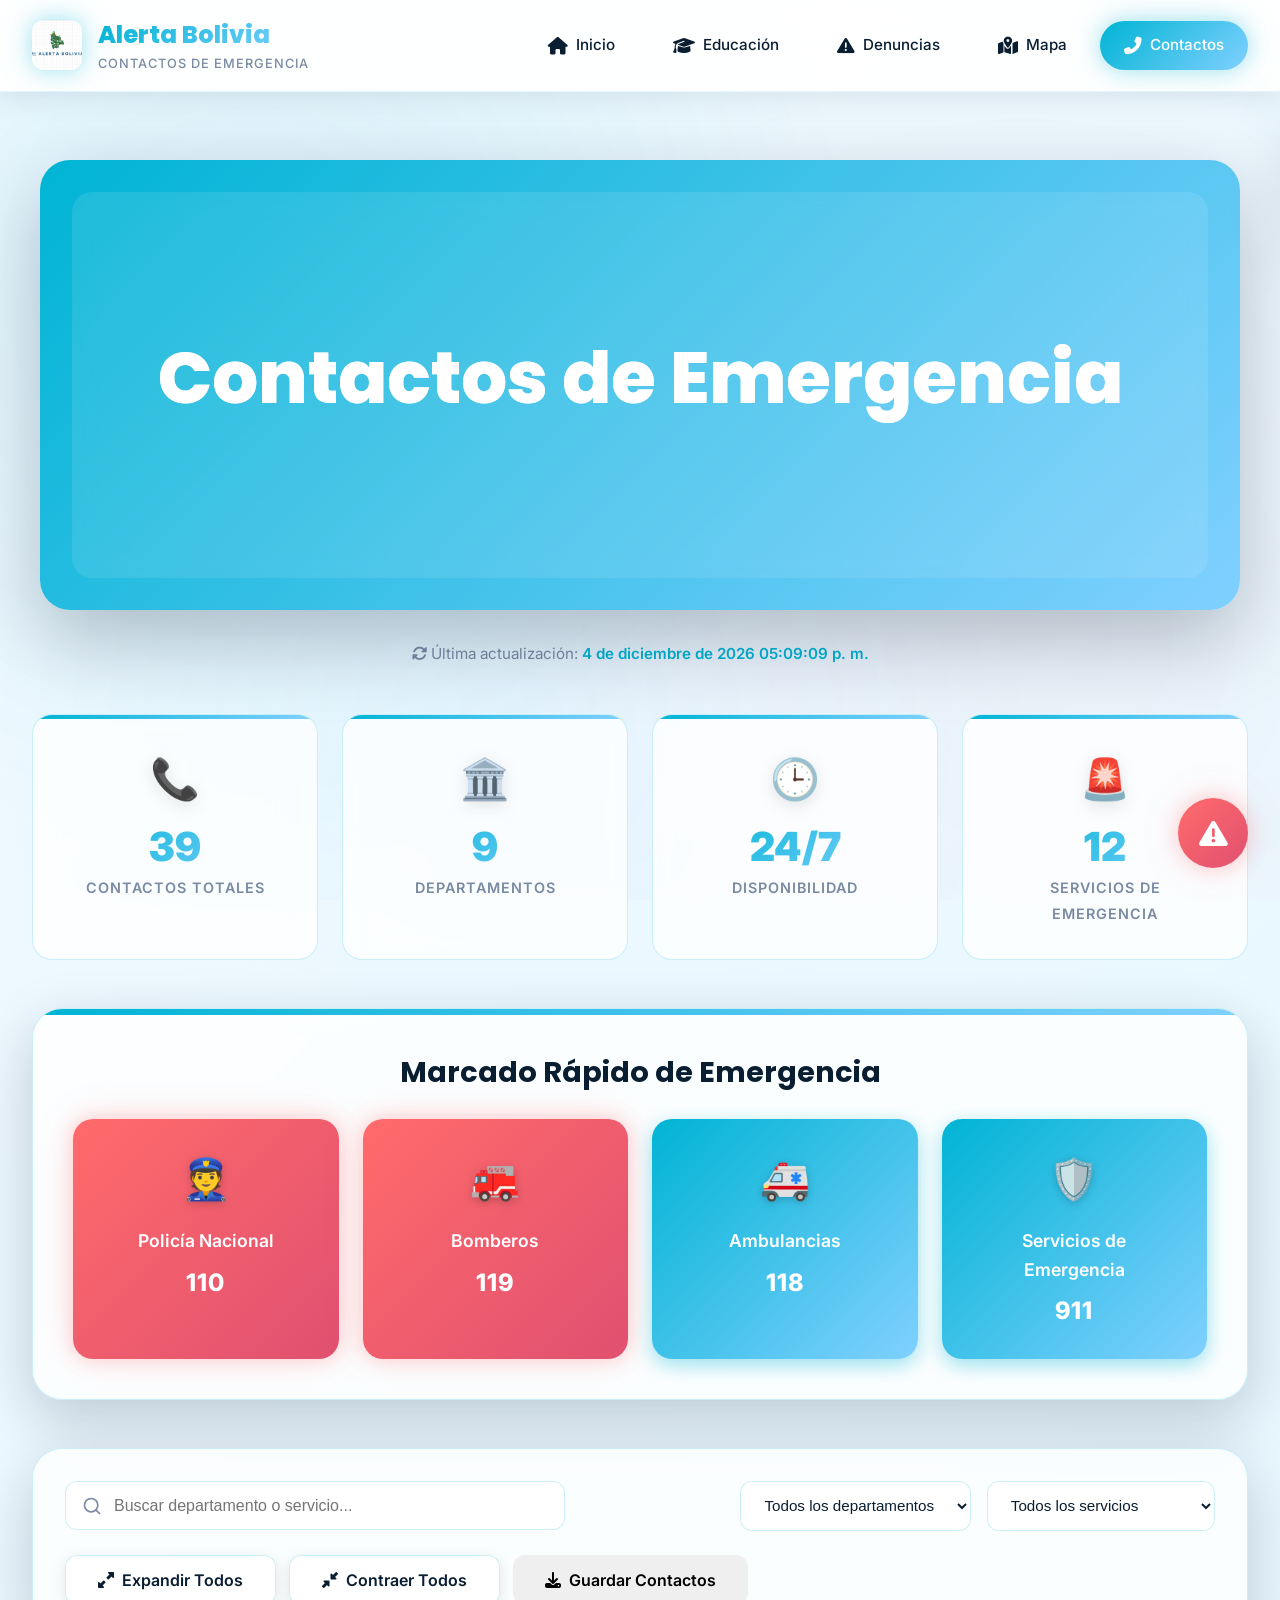
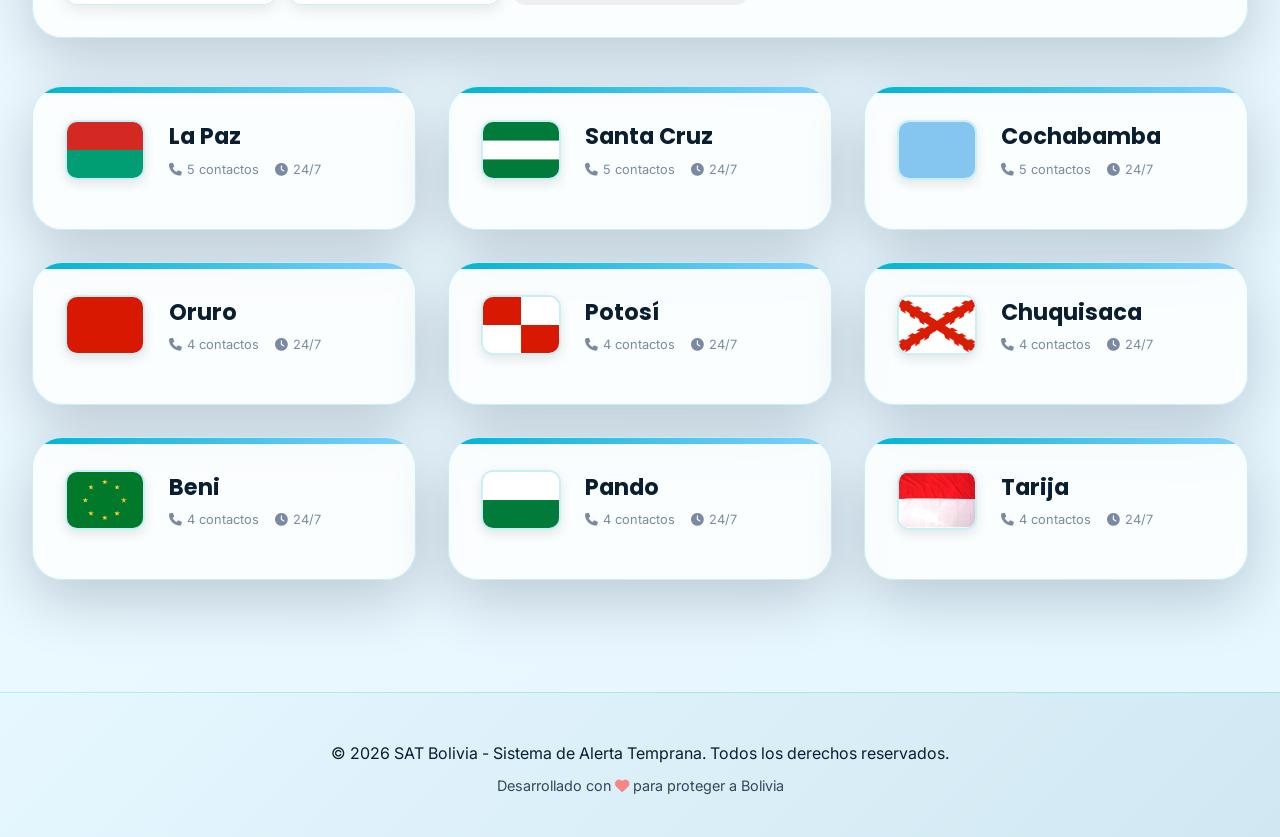
<file: contactos.html>
<!DOCTYPE html>
<html lang="es">

<head>
    <meta charset="UTF-8">
    <meta name="viewport" content="width=device-width, initial-scale=1.0">
    <title>Contactos de Emergencia - Alerta Bolivia</title>
    <meta name="theme-color" content="#00B4D4">
    <meta name="apple-mobile-web-app-capable" content="yes">
    <meta name="apple-mobile-web-app-status-bar-style" content="black-translucent">
    <meta name="description" content="Sistema de Contactos de Emergencia Alerta Bolivia - Números oficiales de emergencia">
    <link rel="icon" type="image/png" href="logo-192x192.png">
    <link rel="apple-touch-icon" href="logo-192x192.png">
    <link rel="manifest" href="./manifest.json">
    <link href="https://fonts.googleapis.com/css2?family=Inter:wght@300;400;500;600;700;800&family=Poppins:wght@700;800;900&display=swap" rel="stylesheet">
    <link rel="stylesheet" href="https://cdnjs.cloudflare.com/ajax/libs/font-awesome/6.4.0/css/all.min.css">

    <!-- CSS COMÚN -->
    <link rel="stylesheet" href="common.css">

    <!-- CSS ESPECÍFICO DE contactos.html -->
    <style>
        .main {
            padding: 8rem 2rem 3rem;
            max-width: 1400px;
            margin: 0 auto;
        }
        
        .page-title {
            text-align: center;
            color: var(--dark);
            margin-bottom: 1rem;
            font-size: 2.5rem;
            font-weight: 800;
            font-family: 'Poppins', sans-serif;
        }
        
        .page-title::after {
            content: '';
            display: block;
            width: 100px;
            height: 4px;
            background: linear-gradient(90deg, var(--primary), var(--secondary));
            margin: 1rem auto;
            border-radius: 2px;
            box-shadow: var(--neon-glow);
        }
        
        .last-update {
            text-align: center;
            color: var(--gray);
            font-size: 0.95rem;
            margin-bottom: 3rem;
        }
        
        .last-update .highlight {
            color: var(--primary);
            font-weight: 600;
        }
        
        .animated-title-section {
            height: 50vh;
            min-height: 350px;
            padding: 2rem;
            box-sizing: border-box;
            position: relative;
            margin: 2rem auto;
            max-width: 1200px;
            border-radius: var(--border-radius-lg);
            overflow: hidden;
            background: linear-gradient(135deg, var(--primary), var(--secondary));
            box-shadow: var(--shadow-xl);
            display: flex;
            align-items: center;
            justify-content: center;
        }
        
        .animated-title-container {
            width: 100%;
            height: 100%;
            display: flex;
            align-items: center;
            justify-content: center;
            position: relative;
            border-radius: var(--border-radius);
            backdrop-filter: blur(10px);
            background: rgba(255, 255, 255, 0.1);
            overflow: hidden;
        }
        
        .animated-title {
            font-family: 'Poppins', sans-serif;
            font-size: clamp(2.5rem, 6vw, 4.5rem);
            font-weight: 800;
            color: transparent;
            position: relative;
            cursor: pointer;
            text-align: center;
            width: 100%;
            height: 120px;
            overflow: hidden;
            padding: 0;
            margin: 0;
        }
        
        .animated-title span {
            display: block;
            position: absolute;
            width: 100%;
            height: 50%;
            overflow: visible;
        }
        
        .animated-title span:first-child {
            top: 0;
            display: flex;
            align-items: flex-end;
            justify-content: center;
            z-index: 1;
        }
        
        .animated-title span:last-child {
            bottom: 0;
            display: flex;
            align-items: flex-start;
            justify-content: center;
            z-index: 1;
        }
        
        .animated-title span:first-child::before,
        .animated-title span:last-child::before {
            content: attr(data-text);
            font-family: 'Poppins', sans-serif;
            font-weight: 800;
            font-size: clamp(2.5rem, 6vw, 4.5rem);
            transition: all 0.6s cubic-bezier(0.68, -0.55, 0.27, 1.55);
            line-height: 1;
            white-space: nowrap;
            position: absolute;
            width: 100%;
        }
        
        .animated-title span:first-child::before {
            color: white;
            transform: translateX(0) translateY(0.4em);
        }
        
        .animated-title span:last-child::before {
            color: rgba(255, 255, 255, 0.7);
            transform: translateX(0) translateY(-0.6em);
        }
        
        .animated-title:hover span:first-child::before {
            transform: translateX(-30px) translateY(0.4em);
            transition-delay: 0.1s;
        }
        
        .animated-title:hover span:last-child::before {
            transform: translateX(30px) translateY(-0.6em);
            color: rgba(255, 255, 255, 0.5);
            transition-delay: 0.1s;
        }
        
        .animated-title:not(:hover) span:first-child::before {
            transition: transform 0.8s cubic-bezier(0.175, 0.885, 0.32, 1.275);
        }
        
        .animated-title:not(:hover) span:last-child::before {
            transition: transform 0.8s cubic-bezier(0.175, 0.885, 0.32, 1.275), color 0.4s ease;
        }
        
        @media (max-width:992px) {
            .animated-title span:first-child::before {
                transform: translateX(-20px) translateY(0.4em);
            }
            .animated-title span:last-child::before {
                transform: translateX(20px) translateY(-0.6em);
            }
            .animated-title:hover span:first-child::before {
                transform: translateX(0) translateY(0.4em);
            }
            .animated-title:hover span:last-child::before {
                transform: translateX(0) translateY(-0.6em);
            }
        }
        
        @media (max-width:768px) {
            .animated-title span:first-child::before {
                transform: translateX(-15px) translateY(0.4em);
            }
            .animated-title span:last-child::before {
                transform: translateX(15px) translateY(-0.6em);
            }
            .animated-title:hover span:first-child::before {
                transform: translateX(0) translateY(0.4em);
            }
            .animated-title:hover span:last-child::before {
                transform: translateX(0) translateY(-0.6em);
            }
        }
        
        @media (max-width:480px) {
            .animated-title span:first-child::before {
                transform: translateX(-10px) translateY(0.4em);
            }
            .animated-title span:last-child::before {
                transform: translateX(10px) translateY(-0.6em);
            }
            .animated-title:hover span:first-child::before {
                transform: translateX(0) translateY(0.4em);
            }
            .animated-title:hover span:last-child::before {
                transform: translateX(0) translateY(-0.6em);
            }
        }
        
        .stats-overview {
            display: grid;
            grid-template-columns: repeat(auto-fit, minmax(200px, 1fr));
            gap: 1.5rem;
            margin-bottom: 3rem;
        }
        
        .stat-card {
            background: rgba(255, 255, 255, 0.8);
            backdrop-filter: blur(10px);
            border: 1px solid var(--glass-border);
            border-radius: var(--border-radius);
            padding: 2rem;
            text-align: center;
            transition: var(--transition-smooth);
            position: relative;
            overflow: hidden;
        }
        
        .stat-card::before {
            content: '';
            position: absolute;
            top: 0;
            left: 0;
            width: 100%;
            height: 4px;
            background: linear-gradient(90deg, var(--primary), var(--secondary));
        }
        
        .stat-card:hover {
            transform: translateY(-5px);
            border-color: var(--primary);
            box-shadow: var(--shadow-lg);
            background: white;
        }
        
        .stat-icon {
            font-size: 2.5rem;
            margin-bottom: 1rem;
            transition: var(--transition-smooth);
            filter: drop-shadow(0 4px 8px rgba(0, 0, 0, 0.1));
        }
        
        .stat-card:hover .stat-icon {
            transform: scale(1.1) rotate(5deg);
        }
        
        .stat-number {
            font-size: 2.5rem;
            font-weight: 900;
            background: linear-gradient(135deg, var(--primary), var(--secondary));
            -webkit-background-clip: text;
            background-clip: text;
            color: transparent;
            margin-bottom: 0.5rem;
            display: block;
            line-height: 1;
        }
        
        .stat-label {
            font-size: 0.9rem;
            color: var(--gray);
            text-transform: uppercase;
            letter-spacing: 1px;
            font-weight: 600;
        }
        
        .quick-dial-section {
            background: rgba(255, 255, 255, 0.8);
            backdrop-filter: blur(10px);
            border: 1px solid var(--glass-border);
            border-radius: var(--border-radius-lg);
            padding: 2.5rem;
            box-shadow: var(--shadow-lg);
            margin-bottom: 3rem;
            position: relative;
            overflow: hidden;
        }
        
        .quick-dial-section::before {
            content: '';
            position: absolute;
            top: 0;
            left: 0;
            width: 100%;
            height: 6px;
            background: linear-gradient(90deg, var(--primary), var(--secondary));
        }
        
        .quick-dial-title {
            color: var(--dark);
            font-size: 1.8rem;
            font-weight: 700;
            margin-bottom: 1.5rem;
            text-align: center;
            font-family: 'Poppins', sans-serif;
        }
        
        .quick-dial-grid {
            display: grid;
            grid-template-columns: repeat(auto-fit, minmax(220px, 1fr));
            gap: 1.5rem;
        }
        
        .quick-dial-item {
            background: linear-gradient(135deg, var(--primary), var(--secondary));
            color: white;
            padding: 1.8rem;
            border-radius: var(--border-radius);
            text-align: center;
            transition: var(--transition-smooth);
            cursor: pointer;
            position: relative;
            overflow: hidden;
            box-shadow: 0 6px 20px rgba(0, 180, 212, 0.4);
        }
        
        .quick-dial-item::before {
            content: '';
            position: absolute;
            top: 0;
            left: -100%;
            width: 100%;
            height: 100%;
            background: linear-gradient(90deg, transparent, rgba(255, 255, 255, 0.2), transparent);
            transition: left 0.6s ease;
        }
        
        .quick-dial-item:hover::before {
            left: 100%;
        }
        
        .quick-dial-item:hover {
            transform: translateY(-5px) scale(1.05);
            box-shadow: 0 12px 30px rgba(0, 180, 212, 0.6);
        }
        
        .quick-dial-item.emergency {
            background: linear-gradient(135deg, var(--danger), var(--accent-dark));
            box-shadow: var(--neon-glow-danger);
        }
        
        .quick-dial-item.emergency:hover {
            box-shadow: 0 12px 30px rgba(255, 107, 107, 0.6);
        }
        
        .quick-dial-icon {
            font-size: 2.5rem;
            margin-bottom: 1rem;
            filter: drop-shadow(0 2px 4px rgba(0, 0, 0, 0.2));
        }
        
        .quick-dial-service {
            font-weight: 600;
            margin-bottom: 0.5rem;
            font-size: 1.1rem;
        }
        
        .quick-dial-number {
            font-size: 1.5rem;
            font-weight: 800;
            letter-spacing: 1px;
        }
        
        .controls-container {
            background: rgba(255, 255, 255, 0.8);
            backdrop-filter: blur(10px);
            border: 1px solid var(--glass-border);
            border-radius: var(--border-radius-lg);
            padding: 2rem;
            box-shadow: var(--shadow-lg);
            margin-bottom: 3rem;
            display: flex;
            flex-wrap: wrap;
            gap: 1.5rem;
            align-items: center;
            justify-content: space-between;
        }
        
        .search-group {
            display: flex;
            gap: 1rem;
            align-items: center;
            flex: 1;
            max-width: 500px;
        }
        
        .search-input {
            padding: 0.9rem 1.2rem;
            padding-left: 3rem;
            border: 1px solid var(--glass-border);
            border-radius: var(--border-radius-sm);
            background: rgba(255, 255, 255, 0.9);
            font-size: 1rem;
            width: 100%;
            color: var(--dark);
            transition: var(--transition-smooth);
            background-image: url("data:image/svg+xml,%3Csvg xmlns='http://www.w3.org/2000/svg' width='20' height='20' viewBox='0 0 24 24' fill='none' stroke='%237A8AA3' stroke-width='2' stroke-linecap='round' stroke-linejoin='round'%3E%3Ccircle cx='11' cy='11' r='8'/%3E%3Cpath d='m21 21-4.35-4.35'/%3E%3C/svg%3E");
            background-repeat: no-repeat;
            background-position: 1rem center;
            background-size: 20px;
        }
        
        .search-input:focus {
            outline: none;
            border-color: var(--primary);
            box-shadow: var(--neon-glow);
            background: white;
        }
        
        .filter-group {
            display: flex;
            gap: 1rem;
            align-items: center;
            flex-wrap: wrap;
        }
        
        .filter-select {
            padding: 0.9rem 1.2rem;
            border: 1px solid var(--glass-border);
            border-radius: var(--border-radius-sm);
            background: rgba(255, 255, 255, 0.9);
            font-size: 0.95rem;
            color: var(--dark);
            transition: var(--transition-smooth);
            min-width: 180px;
        }
        
        .filter-select:focus {
            outline: none;
            border-color: var(--primary);
            box-shadow: var(--neon-glow);
            background: white;
        }
        
        .quick-actions {
            display: flex;
            gap: 0.8rem;
            flex-wrap: wrap;
        }
        
        .contacts-grid {
            display: grid;
            grid-template-columns: repeat(auto-fit, minmax(380px, 1fr));
            gap: 2rem;
            margin-top: 2rem;
        }
        
        .department-card {
            background: rgba(255, 255, 255, 0.8);
            backdrop-filter: blur(10px);
            border: 1px solid var(--glass-border);
            border-radius: var(--border-radius-lg);
            padding: 2rem;
            box-shadow: var(--shadow-lg);
            transition: var(--transition-smooth);
            cursor: pointer;
            position: relative;
            overflow: hidden;
            display: flex;
            flex-direction: column;
        }
        
        .department-card::before {
            content: '';
            position: absolute;
            top: 0;
            left: 0;
            width: 100%;
            height: 6px;
            background: linear-gradient(90deg, var(--primary), var(--secondary));
        }
        
        .department-card:hover {
            transform: translateY(-10px) scale(1.03);
            border-color: var(--primary);
            box-shadow: 0 25px 50px rgba(0, 180, 212, 0.2);
            background: white;
        }
        
        .department-card.active {
            transform: translateY(-5px);
            box-shadow: 0 15px 35px rgba(0, 180, 212, 0.3);
        }
        
        .card-header {
            display: flex;
            align-items: center;
            gap: 1.5rem;
            margin-bottom: 1rem;
            text-align: left;
        }
        
        .flag-container {
            width: 80px;
            height: 60px;
            border-radius: 12px;
            overflow: hidden;
            box-shadow: 0 4px 12px rgba(0, 0, 0, 0.1);
            border: 2px solid var(--glass-border);
            transition: var(--transition-smooth);
            flex-shrink: 0;
        }
        
        .department-card:hover .flag-container {
            transform: scale(1.1);
        }
        
        .flag {
            width: 100%;
            height: 100%;
            object-fit: cover;
        }
        
        .department-info {
            flex: 1;
        }
        
        .department-card h3 {
            margin: 0 0 0.3rem 0;
            color: var(--dark);
            font-size: 1.4rem;
            font-weight: 700;
            font-family: 'Poppins', sans-serif;
        }
        
        .department-stats {
            display: flex;
            gap: 1rem;
            font-size: 0.8rem;
            color: var(--gray);
            flex-wrap: wrap;
        }
        
        .stat {
            display: flex;
            align-items: center;
            gap: 0.3rem;
        }
        
        .contact-info {
            max-height: 0;
            overflow: hidden;
            transition: all 0.5s cubic-bezier(0.4, 0, 0.2, 1);
            text-align: left;
            margin-top: 0;
        }
        
        .contact-info.active {
            max-height: 2000px;
            margin-top: 1.5rem;
        }
        
        .contact-item {
            display: flex;
            align-items: center;
            gap: 1rem;
            padding: 0.8rem 0;
            border-bottom: 1px solid var(--glass-border);
            transition: var(--transition-fast);
        }
        
        .contact-item:last-child {
            border-bottom: none;
        }
        
        .contact-item:hover {
            background: rgba(240, 249, 255, 0.5);
            border-radius: var(--border-radius-sm);
            padding-left: 1rem;
            padding-right: 1rem;
        }
        
        .contact-icon {
            width: 45px;
            height: 45px;
            display: flex;
            align-items: center;
            justify-content: center;
            font-size: 1.3rem;
            flex-shrink: 0;
            background: var(--light-dark);
            border-radius: var(--border-radius-sm);
            transition: var(--transition-smooth);
        }
        
        .contact-item:hover .contact-icon {
            background: linear-gradient(135deg, var(--primary), var(--secondary));
            color: white;
            transform: scale(1.1);
        }
        
        .contact-details {
            flex: 1;
        }
        
        .contact-service {
            font-weight: 600;
            color: var(--dark);
            font-size: 0.95rem;
            margin-bottom: 0.2rem;
        }
        
        .contact-number {
            color: var(--primary);
            text-decoration: none;
            font-weight: 600;
            font-size: 1.1rem;
            transition: var(--transition-smooth);
            display: block;
        }
        
        .contact-number:hover {
            color: var(--primary-dark);
            transform: translateX(5px);
        }
        
        .contact-actions {
            display: flex;
            gap: 0.5rem;
            opacity: 0;
            transition: var(--transition-smooth);
        }
        
        .contact-item:hover .contact-actions {
            opacity: 1;
        }
        
        .action-btn {
            width: 38px;
            height: 38px;
            border: none;
            border-radius: var(--border-radius-sm);
            background: var(--light-dark);
            color: var(--gray);
            cursor: pointer;
            transition: var(--transition-smooth);
            display: flex;
            align-items: center;
            justify-content: center;
            font-size: 1rem;
        }
        
        .action-btn:hover {
            background: var(--primary);
            color: white;
            transform: scale(1.1);
        }
        
        .modal-overlay {
            position: fixed;
            top: 0;
            left: 0;
            width: 100%;
            height: 100%;
            background: rgba(5, 21, 37, 0.95);
            backdrop-filter: blur(20px);
            display: flex;
            align-items: center;
            justify-content: center;
            z-index: 2000;
            opacity: 0;
            visibility: hidden;
            transition: all 0.3s ease;
            padding: 1rem;
        }
        
        .modal-overlay.active {
            opacity: 1;
            visibility: visible;
        }
        
        .modal-content {
            background: rgba(255, 255, 255, 0.95);
            border-radius: var(--border-radius-lg);
            border: 1px solid var(--glass-border);
            width: 90%;
            max-width: 500px;
            max-height: 90vh;
            overflow: hidden;
            box-shadow: var(--shadow-xl);
            transform: scale(0.9);
            transition: transform 0.3s ease;
        }
        
        .modal-overlay.active .modal-content {
            transform: scale(1);
        }
        
        .modal-header {
            padding: 1.5rem 2rem;
            border-bottom: 1px solid var(--glass-border);
            display: flex;
            justify-content: space-between;
            align-items: center;
            background: linear-gradient(135deg, var(--primary), var(--secondary));
            color: white;
        }
        
        .modal-header h3 {
            margin: 0;
            font-size: 1.4rem;
            font-family: 'Poppins', sans-serif;
        }
        
        .modal-close {
            background: none;
            border: none;
            color: white;
            font-size: 1.8rem;
            cursor: pointer;
            padding: 0;
            width: 40px;
            height: 40px;
            display: flex;
            align-items: center;
            justify-content: center;
            border-radius: 50%;
            transition: var(--transition-fast);
        }
        
        .modal-close:hover {
            background: rgba(255, 255, 255, 0.1);
        }
        
        .modal-body {
            padding: 2rem;
            text-align: center;
        }
        
        .modal-service {
            color: var(--dark);
            font-size: 1.1rem;
            margin-bottom: 1rem;
        }
        
        .modal-number {
            font-size: 2.2rem;
            color: var(--primary);
            font-weight: 800;
            margin: 1rem 0;
            letter-spacing: 1px;
        }
        
        .call-options {
            display: flex;
            gap: 1rem;
            margin-top: 1.5rem;
        }
        
        .call-btn {
            flex: 1;
            padding: 1rem;
            border: none;
            border-radius: var(--border-radius-sm);
            font-weight: 600;
            cursor: pointer;
            transition: var(--transition-smooth);
            display: flex;
            align-items: center;
            justify-content: center;
            gap: 0.5rem;
            position: relative;
            overflow: hidden;
        }
        
        .call-btn::before {
            content: '';
            position: absolute;
            top: 0;
            left: -100%;
            width: 100%;
            height: 100%;
            background: linear-gradient(90deg, transparent, rgba(255, 255, 255, 0.2), transparent);
            transition: left 0.6s ease;
        }
        
        .call-btn:hover::before {
            left: 100%;
        }
        
        .call-primary {
            background: linear-gradient(135deg, var(--primary), var(--secondary));
            color: white;
            box-shadow: 0 4px 15px rgba(0, 180, 212, 0.4);
        }
        
        .call-secondary {
            background: var(--light);
            color: var(--dark);
            border: 1px solid var(--glass-border);
            box-shadow: 0 4px 15px rgba(0, 0, 0, 0.1);
        }
        
        .call-btn:hover {
            transform: translateY(-3px);
            box-shadow: 0 8px 25px rgba(0, 180, 212, 0.6);
        }
        
        .no-results {
            text-align: center;
            color: var(--gray);
            padding: 3rem;
            font-style: italic;
            display: none;
            grid-column: 1/-1;
        }
        
        .emergency-info {
            background: rgba(255, 255, 255, 0.5);
            padding: 1rem;
            border-radius: var(--border-radius-sm);
            margin: 1rem 0;
            border-left: 4px solid var(--danger);
            text-align: left;
        }
        
        .emergency-info h4 {
            color: var(--danger);
            margin-bottom: 0.5rem;
        }
        
        .emergency-info ul {
            color: var(--dark-light);
            font-size: 0.9rem;
            padding-left: 1rem;
            list-style: disc;
        }
        
        @media (max-width:1200px) {
            .main {
                padding: 7rem 2rem 3rem;
            }
            .contacts-grid {
                grid-template-columns: repeat(2, 1fr);
            }
            .animated-title-section {
                height: 45vh;
            }
        }
        
        @media (max-width:992px) {
            .contacts-grid {
                grid-template-columns: 1fr;
            }
            .quick-dial-grid {
                grid-template-columns: repeat(2, 1fr);
            }
            .controls-container {
                flex-direction: column;
                align-items: stretch;
            }
            .animated-title-section {
                height: 40vh;
            }
        }
        
        @media (max-width:768px) {
            .main {
                padding: 6rem 1rem 2rem;
            }
            .stats-overview {
                grid-template-columns: repeat(2, 1fr);
                gap: 1rem;
            }
            .quick-dial-grid {
                grid-template-columns: 1fr;
            }
            .search-group,
            .filter-group {
                width: 100%;
            }
            .quick-actions {
                justify-content: center;
            }
            .card-header {
                flex-direction: column;
                text-align: center;
                gap: 1rem;
            }
            .flag-container {
                width: 100px;
                height: 75px;
            }
            .modal-content {
                width: 95%;
            }
            .call-options {
                flex-direction: column;
            }
            .animated-title-section {
                height: 35vh;
                padding: 1rem;
                min-height: 300px;
            }
        }
        
        @media (max-width:480px) {
            .stats-overview {
                grid-template-columns: 1fr;
            }
            .contacts-grid {
                grid-template-columns: 1fr;
            }
            .animated-title-section {
                height: 30vh;
                min-height: 250px;
            }
        }
    </style>
</head>

<body>

    <header class="header" id="header">
        <div class="logo-container" onclick="window.location.href='index.html'">
            <div class="logo-img"><img src="logo.jpg" alt="Alerta Bolivia"></div>
            <div class="logo-text">
                <div class="logo-title">Alerta Bolivia</div>
                <div class="logo-subtitle">Contactos de Emergencia</div>
            </div>
        </div>
        <nav class="nav-menu">
            <a href="index.html" class="nav-link"><i class="fas fa-home"></i> Inicio</a>
            <a href="educacion.html" class="nav-link"><i class="fas fa-graduation-cap"></i> Educación</a>
            <a href="denuncias.html" class="nav-link"><i class="fas fa-exclamation-triangle"></i> Denuncias</a>
            <a href="mapa.html" class="nav-link"><i class="fas fa-map-marked-alt"></i> Mapa</a>
            <a href="contactos.html" class="nav-link active"><i class="fas fa-phone-alt"></i> Contactos</a>
        </nav>
    </header>

    <div class="notification-toast" id="notificationToast">
        <div class="notification-title" id="toastTitle">Éxito</div>
        <div class="notification-message" id="toastMessage">Operación completada correctamente</div>
    </div>

    <main class="main">
        <section class="animated-title-section">
            <article class="animated-title-container">
                <h1 class="animated-title"><span data-text="Contactos de Emergencia"></span><span data-text="Contactos de Emergencia"></span></h1>
            </article>
        </section>

        <div class="last-update"><i class="fas fa-sync-alt"></i> Última actualización: <span class="highlight" id="lastUpdateTime">Cargando...</span></div>

        <div class="stats-overview">
            <div class="stat-card">
                <div class="stat-icon">📞</div><span class="stat-number" id="total-contacts">0</span><span class="stat-label">Contactos Totales</span></div>
            <div class="stat-card">
                <div class="stat-icon">🏛️</div><span class="stat-number" id="total-departments">0</span><span class="stat-label">Departamentos</span></div>
            <div class="stat-card">
                <div class="stat-icon">🕒</div><span class="stat-number">24/7</span><span class="stat-label">Disponibilidad</span></div>
            <div class="stat-card">
                <div class="stat-icon">🚨</div><span class="stat-number" id="emergency-services">0</span><span class="stat-label">Servicios de Emergencia</span></div>
        </div>

        <section class="quick-dial-section">
            <h2 class="quick-dial-title">Marcado Rápido de Emergencia</h2>
            <div class="quick-dial-grid">
                <div class="quick-dial-item emergency" data-service="Policía Nacional" data-number="110">
                    <div class="quick-dial-icon">👮</div>
                    <div class="quick-dial-service">Policía Nacional</div>
                    <div class="quick-dial-number">110</div>
                </div>
                <div class="quick-dial-item emergency" data-service="Bomberos" data-number="119">
                    <div class="quick-dial-icon">🚒</div>
                    <div class="quick-dial-service">Bomberos</div>
                    <div class="quick-dial-number">119</div>
                </div>
                <div class="quick-dial-item" data-service="Ambulancias" data-number="118">
                    <div class="quick-dial-icon">🚑</div>
                    <div class="quick-dial-service">Ambulancias</div>
                    <div class="quick-dial-number">118</div>
                </div>
                <div class="quick-dial-item" data-service="Servicios de Emergencia" data-number="911">
                    <div class="quick-dial-icon">🛡️</div>
                    <div class="quick-dial-service">Servicios de Emergencia</div>
                    <div class="quick-dial-number">911</div>
                </div>
            </div>
        </section>

        <div class="controls-container">
            <div class="search-group"><input type="text" class="search-input" id="search-input" placeholder="Buscar departamento o servicio..."></div>
            <div class="filter-group">
                <select class="filter-select" id="department-filter"><option value="all">Todos los departamentos</option><option value="la-paz">La Paz</option><option value="santa-cruz">Santa Cruz</option><option value="cochabamba">Cochabamba</option><option value="oruro">Oruro</option><option value="potosi">Potosí</option><option value="chuquisaca">Chuquisaca</option><option value="beni">Beni</option><option value="pando">Pando</option><option value="tarija">Tarija</option></select>
                <select class="filter-select" id="service-filter"><option value="all">Todos los servicios</option><option value="policia">Policía</option><option value="bomberos">Bomberos</option><option value="servicios-emergencia">Servicios de Emergencia</option><option value="hospital">Hospital</option></select>
            </div>
            <div class="quick-actions"><button class="btn btn-secondary" id="expand-all-btn"><i class="fas fa-expand-alt"></i> Expandir Todos</button><button class="btn btn-secondary" id="collapse-all-btn"><i class="fas fa-compress-alt"></i> Contraer Todos</button><button class="btn"
                    id="save-contacts-btn"><i class="fas fa-download"></i> Guardar Contactos</button></div>
        </div>

        <div class="contacts-grid" id="contacts-container"></div>
        <div class="no-results" id="noResults">No se encontraron contactos que coincidan con tu búsqueda.</div>
    </main>

    <!-- MODAL DE LLAMADA -->
    <div class="modal-overlay" id="call-modal">
        <div class="modal-content">
            <div class="modal-header">
                <h3 id="modal-title">Realizar Llamada</h3><button class="modal-close" id="modal-close">&times;</button></div>
            <div class="modal-body">
                <p class="modal-service" id="modal-service">Servicio de emergencia</p>
                <h2 class="modal-number" id="modal-number">000-000</h2>
                <div class="call-options"><button class="call-btn call-primary" id="call-now"><i class="fas fa-phone"></i> Llamar Ahora</button><button class="call-btn call-secondary" id="copy-number"><i class="fas fa-copy"></i> Copiar Número</button></div>
            </div>
        </div>
    </div>

    <!-- MODAL DE EMERGENCIA -->
    <div class="modal" id="emergencyModal">
        <div class="modal-content">
            <button class="modal-close" onclick="document.getElementById('emergencyModal').classList.remove('active')">&times;</button>
            <div class="modal-header">
                <h3 class="modal-title">🚨 ALERTA DE EMERGENCIA</h3>
                <p class="modal-subtitle">Solo usar en situaciones reales de peligro</p>
            </div>
            <div class="modal-body">
                <p class="modal-text">Esta alerta notificará inmediatamente a los servicios de emergencia con tu ubicación exacta.</p>
                <div class="location-status" id="locationStatus">
                    <p><i class="fas fa-map-marker-alt"></i> Obteniendo tu ubicación...</p>
                </div>
                <div class="emergency-info">
                    <h4><i class="fas fa-info-circle"></i> Información que se enviará:</h4>
                    <ul>
                        <li><strong>Tipo:</strong> EMERGENCIA INMEDIATA</li>
                        <li><strong>Nivel:</strong> ALERTA ROJA</li>
                        <li><strong>Ubicación:</strong> <span id="locationPreview">Coordenadas GPS</span></li>
                        <li><strong>Reportante:</strong> <span id="userPreview">Usuario SAT</span></li>
                    </ul>
                </div>
            </div>
            <div class="modal-actions"><button class="btn btn-danger btn-full" id="sendEmergencyBtn" onclick="enviarAlertaRapida()" disabled><i class="fas fa-paper-plane"></i> CONFIRMAR Y ENVIAR ALERTA</button><button class="btn btn-secondary btn-full" onclick="closeEmergencyModal()">Cancelar</button></div>
        </div>
    </div>

    <form id="emergencyFormspreeForm" action="https://formspree.io/f/xblzaejj" method="POST" style="display:none;">
        <input type="hidden" name="_subject" value="🚨 ALERTA RÁPIDA - Alerta Bolivia">
        <input type="hidden" name="tipo" value="EMERGENCIA CRÍTICA">
        <input type="hidden" name="gravedad" value="CRITICA">
        <input type="hidden" name="descripcion" value="🚨 ALERTA: Situación de emergencia que requiere intervención inmediata de servicios de emergencia">
        <input type="hidden" name="ubicacion" id="formspreeUbicacion" value="">
        <input type="hidden" name="timestamp" id="formspreeTimestamp" value="">
        <input type="hidden" name="fuente" value="Alerta Bolivia Web App">
    </form>

    <button class="emergency-btn"><i class="fas fa-exclamation-triangle"></i></button>

    <footer class="footer">
        <div class="footer-content">
            <p>© 2026 SAT Bolivia - Sistema de Alerta Temprana. Todos los derechos reservados.</p>
            <p>Desarrollado con <i class="fas fa-heart" style="color:var(--danger);"></i> para proteger a Bolivia</p>
        </div>
    </footer>

    <script>
        if ('serviceWorker' in navigator) {
            window.addEventListener('load', () => {
                navigator.serviceWorker.register('/sw.js').catch(err => console.log('ServiceWorker registration failed: ', err));
            });
        }
    </script>
    <script src="common.js"></script>
    <script>
        class SistemaContactos {
            constructor() {
                this.departments = [];
                this.filters = {
                    search: '',
                    department: 'all',
                    service: 'all'
                };
                this.currentOpenCard = null;
                this.currentService = null;
                this.currentNumber = null;
                this.inicializar();
            }
            inicializar() {
                this.cargarDepartamentos();
                this.configurarFiltros();
                this.configurarModal();
                this.configurarBotones();
                this.configurarQuickDial();
                this.renderizarDepartamentos();
                this.actualizarEstadisticas();
                AlertaBolivia.actualizarFecha('lastUpdateTime');
                setInterval(() => AlertaBolivia.actualizarFecha('lastUpdateTime'), 60000);
            }
            cargarDepartamentos() {
                this.departments = [{
                    id: 'la-paz',
                    name: 'La Paz',
                    flag: 'la-paz.jpg',
                    contacts: [{
                        service: 'Policía Departamental',
                        number: '2280-2020',
                        icon: '👮',
                        type: 'policia'
                    }, {
                        service: 'Bomberos La Paz',
                        number: '231-119',
                        icon: '🚒',
                        type: 'bomberos'
                    }, {
                        service: 'Servicios de Emergencia',
                        number: '800-100-100',
                        icon: '🛡️',
                        type: 'servicios-emergencia'
                    }, {
                        service: 'Hospital General',
                        number: '220-1800',
                        icon: '🏥',
                        type: 'hospital'
                    }, {
                        service: 'Defensa Civil',
                        number: '2280-1111',
                        icon: '🚨',
                        type: 'servicios-emergencia'
                    }]
                }, {
                    id: 'santa-cruz',
                    name: 'Santa Cruz',
                    flag: 'santa-cruz.jpg',
                    contacts: [{
                        service: 'Policía Departamental',
                        number: '336-6666',
                        icon: '👮',
                        type: 'policia'
                    }, {
                        service: 'Bomberos SC',
                        number: '333-119',
                        icon: '🚒',
                        type: 'bomberos'
                    }, {
                        service: 'Servicios de Emergencia',
                        number: '800-100-200',
                        icon: '🛡️',
                        type: 'servicios-emergencia'
                    }, {
                        service: 'Hospital Japonés',
                        number: '346-1000',
                        icon: '🏥',
                        type: 'hospital'
                    }, {
                        service: 'Cruz Roja',
                        number: '334-1111',
                        icon: '🆘',
                        type: 'servicios-emergencia'
                    }]
                }, {
                    id: 'cochabamba',
                    name: 'Cochabamba',
                    flag: 'cochabamba.jpg',
                    contacts: [{
                        service: 'Policía Departamental',
                        number: '422-2222',
                        icon: '👮',
                        type: 'policia'
                    }, {
                        service: 'Bomberos CBBA',
                        number: '422-119',
                        icon: '🚒',
                        type: 'bomberos'
                    }, {
                        service: 'Servicios de Emergencia',
                        number: '800-100-300',
                        icon: '🛡️',
                        type: 'servicios-emergencia'
                    }, {
                        service: 'Hospital Viedma',
                        number: '424-4444',
                        icon: '🏥',
                        type: 'hospital'
                    }, {
                        service: 'Protección Civil',
                        number: '422-3333',
                        icon: '🛡️',
                        type: 'servicios-emergencia'
                    }]
                }, {
                    id: 'oruro',
                    name: 'Oruro',
                    flag: 'oruro.jpg',
                    contacts: [{
                        service: 'Policía Departamental',
                        number: '527-7777',
                        icon: '👮',
                        type: 'policia'
                    }, {
                        service: 'Bomberos Oruro',
                        number: '527-119',
                        icon: '🚒',
                        type: 'bomberos'
                    }, {
                        service: 'Servicios de Emergencia',
                        number: '800-100-400',
                        icon: '🛡️',
                        type: 'servicios-emergencia'
                    }, {
                        service: 'Hospital General',
                        number: '527-8888',
                        icon: '🏥',
                        type: 'hospital'
                    }]
                }, {
                    id: 'potosi',
                    name: 'Potosí',
                    flag: 'potosi.jpg',
                    contacts: [{
                        service: 'Policía Departamental',
                        number: '622-2222',
                        icon: '👮',
                        type: 'policia'
                    }, {
                        service: 'Bomberos Potosí',
                        number: '622-119',
                        icon: '🚒',
                        type: 'bomberos'
                    }, {
                        service: 'Servicios de Emergencia',
                        number: '800-100-500',
                        icon: '🛡️',
                        type: 'servicios-emergencia'
                    }, {
                        service: 'Hospital Daniel Bracamonte',
                        number: '622-3333',
                        icon: '🏥',
                        type: 'hospital'
                    }]
                }, {
                    id: 'chuquisaca',
                    name: 'Chuquisaca',
                    flag: 'chuquisaca.jpg',
                    contacts: [{
                        service: 'Policía Departamental',
                        number: '464-4444',
                        icon: '👮',
                        type: 'policia'
                    }, {
                        service: 'Bomberos Sucre',
                        number: '464-119',
                        icon: '🚒',
                        type: 'bomberos'
                    }, {
                        service: 'Servicios de Emergencia',
                        number: '800-100-600',
                        icon: '🛡️',
                        type: 'servicios-emergencia'
                    }, {
                        service: 'Hospital Santa Bárbara',
                        number: '464-5555',
                        icon: '🏥',
                        type: 'hospital'
                    }]
                }, {
                    id: 'beni',
                    name: 'Beni',
                    flag: 'beni.jpg',
                    contacts: [{
                        service: 'Policía Departamental',
                        number: '462-2222',
                        icon: '👮',
                        type: 'policia'
                    }, {
                        service: 'Bomberos Beni',
                        number: '462-119',
                        icon: '🚒',
                        type: 'bomberos'
                    }, {
                        service: 'Servicios de Emergencia',
                        number: '800-100-700',
                        icon: '🛡️',
                        type: 'servicios-emergencia'
                    }, {
                        service: 'Hospital San Juan de Dios',
                        number: '462-3333',
                        icon: '🏥',
                        type: 'hospital'
                    }]
                }, {
                    id: 'pando',
                    name: 'Pando',
                    flag: 'pando.jpg',
                    contacts: [{
                        service: 'Policía Departamental',
                        number: '842-2222',
                        icon: '👮',
                        type: 'policia'
                    }, {
                        service: 'Bomberos Pando',
                        number: '842-119',
                        icon: '🚒',
                        type: 'bomberos'
                    }, {
                        service: 'Servicios de Emergencia',
                        number: '800-100-800',
                        icon: '🛡️',
                        type: 'servicios-emergencia'
                    }, {
                        service: 'Hospital Roberto Galindo',
                        number: '842-3333',
                        icon: '🏥',
                        type: 'hospital'
                    }]
                }, {
                    id: 'tarija',
                    name: 'Tarija',
                    flag: 'tarija.jpg',
                    contacts: [{
                        service: 'Policía Departamental',
                        number: '664-4444',
                        icon: '👮',
                        type: 'policia'
                    }, {
                        service: 'Bomberos Tarija',
                        number: '664-119',
                        icon: '🚒',
                        type: 'bomberos'
                    }, {
                        service: 'Servicios de Emergencia',
                        number: '800-100-900',
                        icon: '🛡️',
                        type: 'servicios-emergencia'
                    }, {
                        service: 'Hospital Regional',
                        number: '664-5555',
                        icon: '🏥',
                        type: 'hospital'
                    }]
                }];
            }
            configurarBotones() {
                document.getElementById('expand-all-btn').addEventListener('click', () => this.expandAllCards());
                document.getElementById('collapse-all-btn').addEventListener('click', () => this.collapseAllCards());
                document.getElementById('save-contacts-btn').addEventListener('click', () => this.saveContacts());
            }
            configurarQuickDial() {
                document.querySelectorAll('.quick-dial-item').forEach(item => {
                    item.addEventListener('click', () => {
                        const service = item.getAttribute('data-service');
                        const number = item.getAttribute('data-number');
                        this.openCallModal(service, number);
                    });
                });
            }
            actualizarEstadisticas() {
                const totalContacts = this.departments.reduce((sum, dept) => sum + dept.contacts.length, 0);
                const totalDepartments = this.departments.length;
                const emergencyServices = this.departments.reduce((sum, dept) => sum + dept.contacts.filter(c => c.type === 'servicios-emergencia').length, 0);
                document.getElementById('total-contacts').textContent = totalContacts;
                document.getElementById('total-departments').textContent = totalDepartments;
                document.getElementById('emergency-services').textContent = emergencyServices;
            }
            configurarFiltros() {
                document.getElementById('search-input').addEventListener('input', (e) => {
                    this.filters.search = e.target.value.toLowerCase();
                    this.aplicarFiltros();
                });
                document.getElementById('department-filter').addEventListener('change', (e) => {
                    this.filters.department = e.target.value;
                    this.aplicarFiltros();
                });
                document.getElementById('service-filter').addEventListener('change', (e) => {
                    this.filters.service = e.target.value;
                    this.aplicarFiltros();
                });
            }
            configurarModal() {
                const modal = document.getElementById('call-modal');
                document.getElementById('modal-close').addEventListener('click', () => this.cerrarModal());
                modal.addEventListener('click', (e) => {
                    if (e.target === modal) this.cerrarModal();
                });
                document.getElementById('call-now').addEventListener('click', () => this.realizarLlamada());
                document.getElementById('copy-number').addEventListener('click', () => this.copiarNumero());
                document.addEventListener('keydown', (e) => {
                    if (e.key === 'Escape') this.cerrarModal();
                });
            }
            aplicarFiltros() {
                const container = document.getElementById('contacts-container');
                const noResults = document.getElementById('noResults');
                let filtered = this.departments;
                if (this.filters.department !== 'all') filtered = filtered.filter(d => d.id === this.filters.department);
                if (this.filters.search) filtered = filtered.filter(d => d.name.toLowerCase().includes(this.filters.search) || d.contacts.some(c => c.service.toLowerCase().includes(this.filters.search) || c.number.includes(this.filters.search)));
                if (this.filters.service !== 'all') filtered = filtered.map(d => ({...d,
                    contacts: d.contacts.filter(c => c.type === this.filters.service)
                })).filter(d => d.contacts.length > 0);
                this.renderizarDepartamentosFiltrados(filtered);
                noResults.style.display = filtered.length === 0 ? 'block' : 'none';
            }
            renderizarDepartamentos() {
                this.renderizarDepartamentosFiltrados(this.departments);
            }
            renderizarDepartamentosFiltrados(departments) {
                const container = document.getElementById('contacts-container');
                container.innerHTML = departments.map(dept => this.crearTarjetaDepartamento(dept)).join('');
                this.configurarEventosTarjetas();
            }
            crearTarjetaDepartamento(department) {
                    const isOpen = this.currentOpenCard === department.id;
                    return `<div class="department-card ${isOpen ? 'active' : ''}" data-department="${department.id}">
          <div class="card-header"><div class="flag-container"><img src="${department.flag}" alt="${department.name}" class="flag" onerror="this.src='data:image/svg+xml;utf8,<svg xmlns=%22http://www.w3.org/2000/svg%22 viewBox=%220 0 100 70%22><rect width=%22100%22 height=%2270%22 fill=%22%2300B4D4%22 opacity=%220.2%22/><text x=%2250%22 y=%2235%22 font-family=%22Arial%22 font-size=%2220%22 fill=%22%2300B4D4%22 text-anchor=%22middle%22 alignment-baseline=%22middle%22>${department.name.charAt(0)}</text></svg>'"></div>
          <div class="department-info"><h3>${department.name}</h3><div class="department-stats"><div class="stat"><i class="fas fa-phone"></i> ${department.contacts.length} contactos</div><div class="stat"><i class="fas fa-clock"></i> 24/7</div></div></div></div>
          <div class="contact-info ${isOpen ? 'active' : ''}">${department.contacts.map(c => `
            <div class="contact-item"><div class="contact-icon">${c.icon}</div><div class="contact-details"><div class="contact-service">${c.service}</div><a href="tel:${c.number}" class="contact-number" onclick="event.stopPropagation(); window.sistemaContactos.openCallModal('${c.service}', '${c.number}'); return false;">${c.number}</a></div><div class="contact-actions"><button class="action-btn" onclick="event.stopPropagation(); window.sistemaContactos.openCallModal('${c.service}', '${c.number}')" title="Llamar"><i class="fas fa-phone"></i></button><button class="action-btn" onclick="event.stopPropagation(); window.sistemaContactos.copiarNumero('${c.number}')" title="Copiar número"><i class="fas fa-copy"></i></button></div></div>
          `).join('')}</div></div>`;
      }
      configurarEventosTarjetas() {
        document.querySelectorAll('.department-card').forEach(card => {
          const header = card.querySelector('.card-header');
          header.addEventListener('click', () => this.toggleInfo(card.getAttribute('data-department')));
        });
      }
      toggleInfo(id) {
        const targetCard = document.querySelector(`[data-department="${id}"]`);
        const targetInfo = targetCard?.querySelector('.contact-info');
        if (!targetCard || !targetInfo) return;
        if (this.currentOpenCard && this.currentOpenCard !== id) {
          const prevCard = document.querySelector(`[data-department="${this.currentOpenCard}"]`);
          const prevInfo = prevCard?.querySelector('.contact-info');
          if (prevInfo && prevCard) { prevInfo.classList.remove('active'); prevCard.classList.remove('active'); }
        }
        const isOpening = !targetInfo.classList.contains('active');
        targetInfo.classList.toggle('active');
        targetCard.classList.toggle('active');
        this.currentOpenCard = isOpening ? id : null;
      }
      openCallModal(service, number) {
        this.currentService = service; this.currentNumber = number;
        document.getElementById('modal-title').textContent = `Llamar a ${service}`;
        document.getElementById('modal-service').textContent = service;
        document.getElementById('modal-number').textContent = number;
        document.getElementById('call-modal').classList.add('active');
      }
      cerrarModal() { document.getElementById('call-modal').classList.remove('active'); }
      realizarLlamada() { if (this.currentNumber) { window.open(`tel:${this.currentNumber}`, '_self'); AlertaBolivia.mostrarNotificacion('📞 Llamando...', `Conectando con ${this.currentService}`); this.cerrarModal(); } }
      copiarNumero(number = null) {
        const num = number || this.currentNumber;
        if (num) { navigator.clipboard.writeText(num).then(() => { AlertaBolivia.mostrarNotificacion('✅ Copiado', `Número ${num} copiado al portapapeles`); if (!number) this.cerrarModal(); }).catch(() => { AlertaBolivia.mostrarNotificacion('❌ Error', 'No se pudo copiar el número'); }); }
      }
      expandAllCards() {
        let count = 0;
        document.querySelectorAll('.department-card').forEach(card => {
          const info = card.querySelector('.contact-info');
          if (info && !info.classList.contains('active')) { info.classList.add('active'); card.classList.add('active'); count++; }
        });
        this.currentOpenCard = 'all';
        AlertaBolivia.mostrarNotificacion('📖 Expandido', `${count} departamentos expandidos`);
      }
      collapseAllCards() {
        let count = 0;
        document.querySelectorAll('.department-card').forEach(card => {
          const info = card.querySelector('.contact-info');
          if (info && info.classList.contains('active')) { info.classList.remove('active'); card.classList.remove('active'); count++; }
        });
        this.currentOpenCard = null;
        AlertaBolivia.mostrarNotificacion('📕 Contraído', `${count} departamentos contraídos`);
      }
      saveContacts() {
        const data = { timestamp: new Date().toISOString(), fuente: "Alerta Bolivia - Contactos de Emergencia", departamentos: {} };
        this.departments.forEach(d => { data.departamentos[d.name] = d.contacts.map(c => ({ servicio: c.service, numero: c.number, tipo: c.type, icono: c.icon })); });
        const json = JSON.stringify(data, null, 2);
        const blob = new Blob([json], { type: 'application/json' });
        const url = URL.createObjectURL(blob);
        const a = document.createElement('a'); a.href = url; a.download = 'contactos-emergencia-sat-bolivia.json';
        document.body.appendChild(a); a.click(); document.body.removeChild(a); URL.revokeObjectURL(url);
        AlertaBolivia.mostrarNotificacion('💾 Guardado', 'Contactos descargados como JSON');
      }
    }

    let ubicacionUsuario = null;

    window.mostrarAlertaRapida = async function() {
      const modal = document.getElementById('emergencyModal');
      const status = document.getElementById('locationStatus');
      const sendBtn = document.getElementById('sendEmergencyBtn');
      const userPreview = document.getElementById('userPreview');
      modal.classList.add('active');
      sendBtn.disabled = true;
      status.innerHTML = '<p><i class="fas fa-map-marker-alt"></i> Obteniendo tu ubicación...</p>';
      userPreview.textContent = 'Usuario SAT Contactos';
      try {
        const pos = await AlertaBolivia.obtenerUbicacion();
        ubicacionUsuario = pos;
        status.innerHTML = `<p style="color:var(--success);"><i class="fas fa-check-circle"></i> Ubicación confirmada<br><small>Lat: ${pos.coords.latitude.toFixed(4)}, Lon: ${pos.coords.longitude.toFixed(4)}</small></p>`;
        document.getElementById('locationPreview').textContent = `${pos.coords.latitude.toFixed(4)}, ${pos.coords.longitude.toFixed(4)}`;
        sendBtn.disabled = false;
      } catch (e) {
        status.innerHTML = `<p style="color:var(--warning);"><i class="fas fa-exclamation-triangle"></i> Ubicación aproximada<br><small>Se usará ubicación por red. Activa GPS para mayor precisión.</small></p>`;
        document.getElementById('locationPreview').textContent = 'Ubicación aproximada por IP';
        ubicacionUsuario = { coords: { latitude: -16.290154, longitude: -63.588653, accuracy: 50000 } };
        sendBtn.disabled = false;
      }
    };

    window.enviarAlertaRapida = async function() {
      const sendBtn = document.getElementById('sendEmergencyBtn');
      const orig = sendBtn.innerHTML;
      sendBtn.disabled = true;
      sendBtn.innerHTML = '<span class="loading-spinner" style="width:20px;height:20px;display:inline-block;"></span> ENVIANDO ALERTA...';
      try {
        const data = {
          tipo: "EMERGENCIA_INMEDIATA", nivel: "ROJA",
          descripcion: "🚨 EMERGENCIA DESDE CONTACTOS - Se requiere auxilio inmediato",
          timestamp: new Date().toISOString(),
          ubicacion: ubicacionUsuario ? { lat: ubicacionUsuario.coords.latitude, lon: ubicacionUsuario.coords.longitude, precision: ubicacionUsuario.coords.accuracy } : "Ubicación no disponible",
          usuario: "Usuario SAT Contactos", fuente: "Alerta Bolivia - Contactos de Emergencia"
        };
        AlertaBolivia.mostrarNotificacion('🚨 Alerta Enviada', 'La emergencia ha sido reportada a los servicios correspondientes.', 5000);
        await new Promise(r => setTimeout(r, 1500));
        setTimeout(() => { closeEmergencyModal(); sendBtn.innerHTML = orig; sendBtn.disabled = false; }, 2000);
      } catch (e) {
        AlertaBolivia.mostrarNotificacion('❌ Error', 'No se pudo enviar la alerta. Por favor, llama al 911 directamente.', 5000);
        sendBtn.innerHTML = orig;
        sendBtn.disabled = false;
      }
    };

    function closeEmergencyModal() { document.getElementById('emergencyModal').classList.remove('active'); ubicacionUsuario = null; }

    document.addEventListener('DOMContentLoaded', function() {
      window.sistemaContactos = new SistemaContactos();
      const ts = document.querySelector('.animated-title-section');
      if (ts) { ts.style.opacity = '0'; ts.style.transform = 'translateY(30px)'; ts.style.transition = 'opacity 0.8s ease, transform 0.8s ease'; setTimeout(() => { ts.style.opacity = '1'; ts.style.transform = 'translateY(0)'; }, 300); }
      console.log('%c📞 Sistema de Contactos Alerta Bolivia', 'font-size:24px;font-weight:bold;color:#00B4D4;');
    });
    </script>
</body>

</html>
</file>
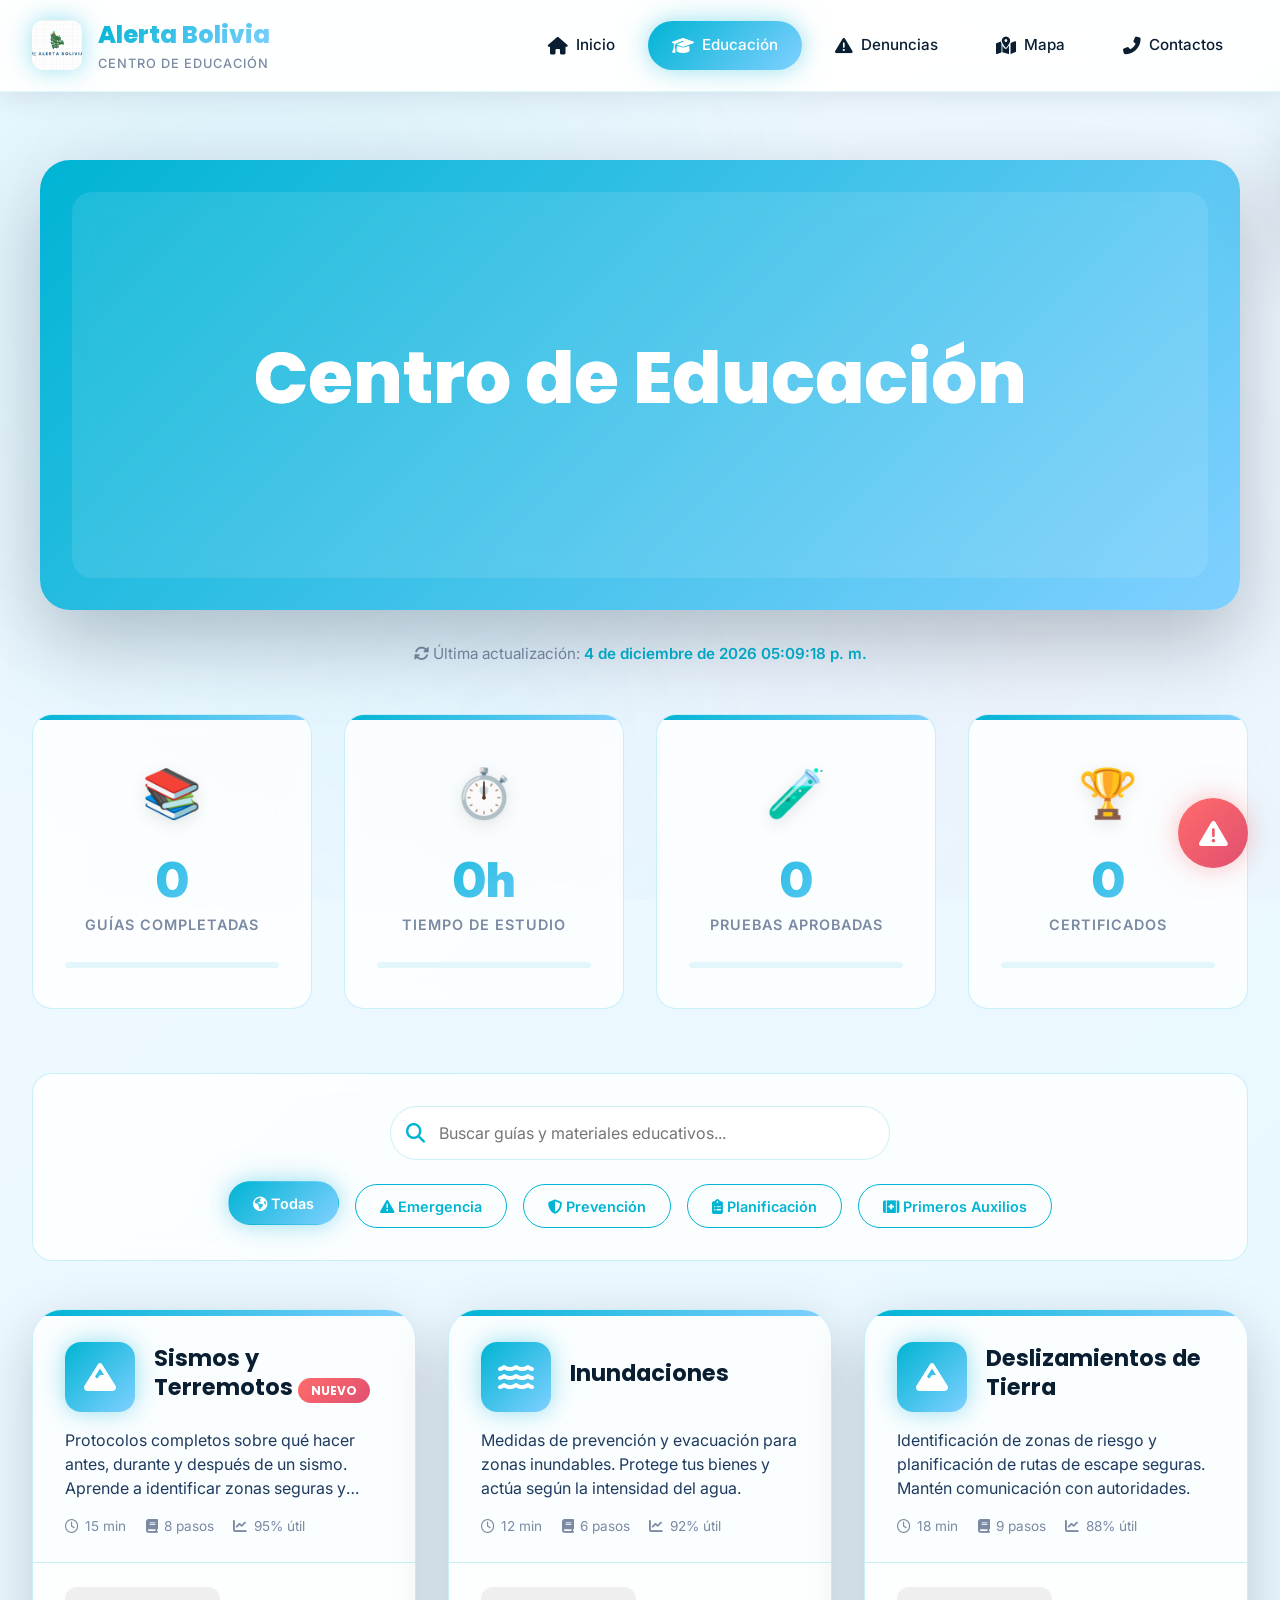
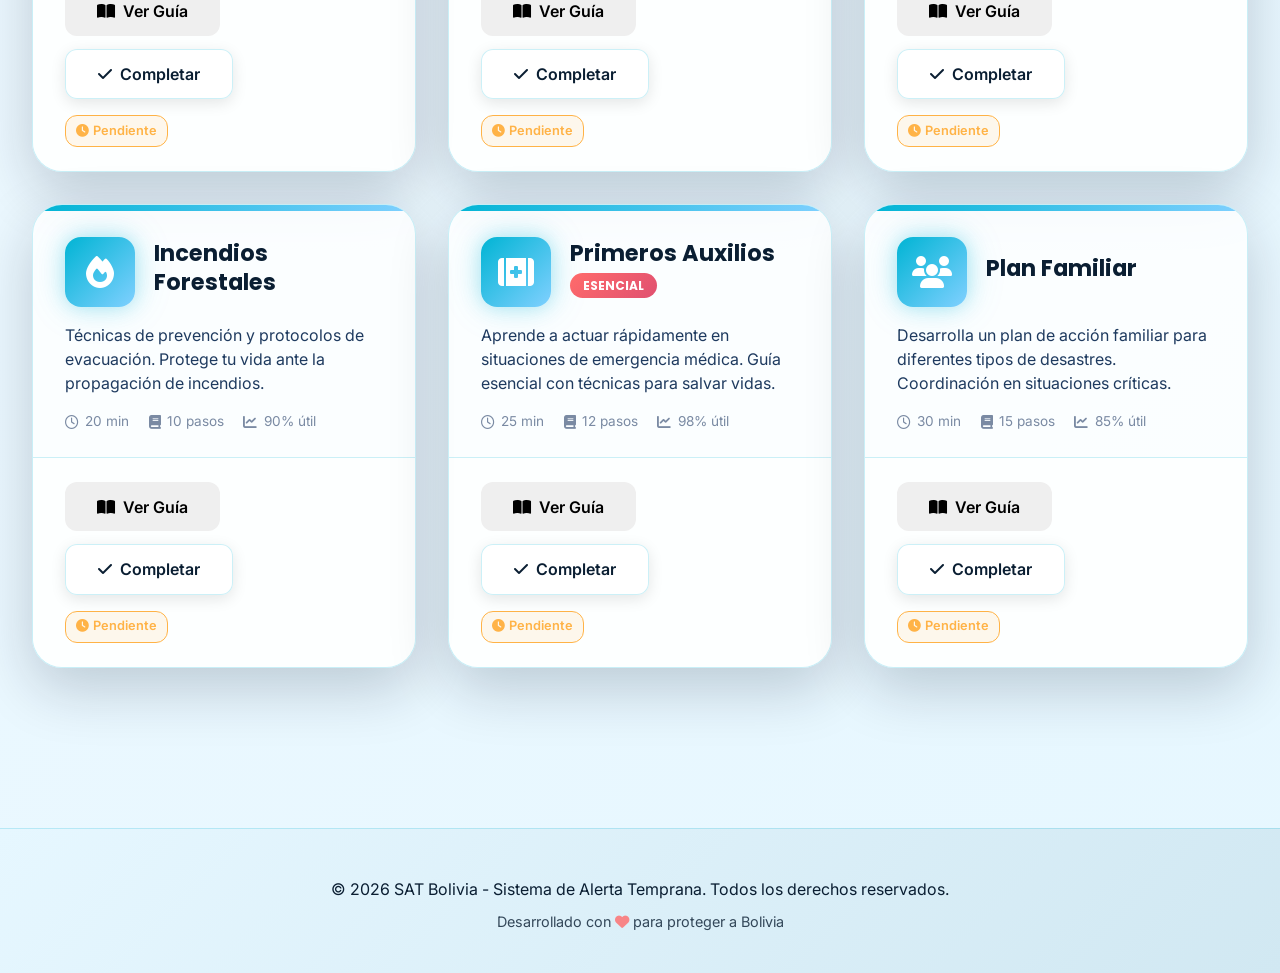
<file: educacion.html>
<!DOCTYPE html>
<html lang="es">

<head>
    <meta charset="UTF-8">
    <meta name="viewport" content="width=device-width, initial-scale=1.0">
    <title>Centro de Educación - Alerta Bolivia</title>
    <meta name="theme-color" content="#E6F7FF">
    <meta name="apple-mobile-web-app-capable" content="yes">
    <meta name="apple-mobile-web-app-status-bar-style" content="black-translucent">
    <meta name="description" content="Centro de Educación del Alerta Bolivia - Materiales educativos sobre desastres naturales">
    <link rel="icon" type="image/png" href="logo-192x192.png">
    <link rel="apple-touch-icon" href="logo-192x192.png">
    <link rel="manifest" href="./manifest.json">
    <link href="https://fonts.googleapis.com/css2?family=Inter:wght@300;400;500;600;700;800&family=Poppins:wght@700;800;900&display=swap" rel="stylesheet">
    <link rel="stylesheet" href="https://cdnjs.cloudflare.com/ajax/libs/font-awesome/6.4.0/css/all.min.css">

    <link rel="stylesheet" href="common.css">

    <style>
        .main {
            padding: 8rem 2rem 3rem;
            max-width: 1400px;
            margin: 0 auto;
        }
        
        .last-update {
            text-align: center;
            color: var(--gray);
            font-size: 0.95rem;
            margin-bottom: 3rem;
        }
        
        .last-update .highlight {
            color: var(--primary);
            font-weight: 600;
        }
        
        .animated-title-section {
            height: 50vh;
            min-height: 350px;
            padding: 2rem;
            box-sizing: border-box;
            position: relative;
            margin: 2rem auto;
            max-width: 1200px;
            border-radius: var(--border-radius-lg);
            overflow: hidden;
            background: linear-gradient(135deg, var(--primary), var(--secondary));
            box-shadow: var(--shadow-xl);
            display: flex;
            align-items: center;
            justify-content: center;
        }
        
        .animated-title-container {
            width: 100%;
            height: 100%;
            display: flex;
            align-items: center;
            justify-content: center;
            position: relative;
            border-radius: var(--border-radius);
            backdrop-filter: blur(10px);
            background: rgba(255, 255, 255, 0.1);
            overflow: hidden;
        }
        
        .animated-title {
            font-family: 'Poppins', sans-serif;
            font-size: clamp(2.5rem, 6vw, 4.5rem);
            font-weight: 800;
            color: transparent;
            position: relative;
            cursor: pointer;
            text-align: center;
            width: 100%;
            height: 120px;
            overflow: hidden;
            padding: 0;
            margin: 0;
        }
        
        .animated-title span {
            display: block;
            position: absolute;
            width: 100%;
            height: 50%;
            overflow: visible;
        }
        
        .animated-title span:first-child {
            top: 0;
            display: flex;
            align-items: flex-end;
            justify-content: center;
            z-index: 1;
        }
        
        .animated-title span:last-child {
            bottom: 0;
            display: flex;
            align-items: flex-start;
            justify-content: center;
            z-index: 1;
        }
        
        .animated-title span:first-child::before,
        .animated-title span:last-child::before {
            content: attr(data-text);
            font-family: 'Poppins', sans-serif;
            font-weight: 800;
            font-size: clamp(2.5rem, 6vw, 4.5rem);
            transition: all 0.6s cubic-bezier(0.68, -0.55, 0.27, 1.55);
            line-height: 1;
            white-space: nowrap;
            position: absolute;
            width: 100%;
        }
        
        .animated-title span:first-child::before {
            color: white;
            transform: translateX(0) translateY(0.4em);
        }
        
        .animated-title span:last-child::before {
            color: rgba(255, 255, 255, 0.7);
            transform: translateX(0) translateY(-0.6em);
        }
        
        .animated-title:hover span:first-child::before {
            transform: translateX(-30px) translateY(0.4em);
            transition-delay: 0.1s;
        }
        
        .animated-title:hover span:last-child::before {
            transform: translateX(30px) translateY(-0.6em);
            color: rgba(255, 255, 255, 0.5);
            transition-delay: 0.1s;
        }
        
        .animated-title:not(:hover) span:first-child::before {
            transition: transform 0.8s cubic-bezier(0.175, 0.885, 0.32, 1.275);
        }
        
        .animated-title:not(:hover) span:last-child::before {
            transition: transform 0.8s cubic-bezier(0.175, 0.885, 0.32, 1.275), color 0.4s ease;
        }
        
        @media (max-width:992px) {
            .animated-title span:first-child::before {
                transform: translateX(-20px) translateY(0.4em);
            }
            .animated-title span:last-child::before {
                transform: translateX(20px) translateY(-0.6em);
            }
            .animated-title:hover span:first-child::before {
                transform: translateX(0) translateY(0.4em);
            }
            .animated-title:hover span:last-child::before {
                transform: translateX(0) translateY(-0.6em);
            }
        }
        
        @media (max-width:768px) {
            .animated-title span:first-child::before {
                transform: translateX(-15px) translateY(0.4em);
            }
            .animated-title span:last-child::before {
                transform: translateX(15px) translateY(-0.6em);
            }
            .animated-title:hover span:first-child::before {
                transform: translateX(0) translateY(0.4em);
            }
            .animated-title:hover span:last-child::before {
                transform: translateX(0) translateY(-0.6em);
            }
        }
        
        @media (max-width:480px) {
            .animated-title span:first-child::before {
                transform: translateX(-10px) translateY(0.4em);
            }
            .animated-title span:last-child::before {
                transform: translateX(10px) translateY(-0.6em);
            }
            .animated-title:hover span:first-child::before {
                transform: translateX(0) translateY(0.4em);
            }
            .animated-title:hover span:last-child::before {
                transform: translateX(0) translateY(-0.6em);
            }
        }
        
        .progress-dashboard {
            display: grid;
            grid-template-columns: repeat(auto-fit, minmax(250px, 1fr));
            gap: 2rem;
            margin-bottom: 4rem;
        }
        
        .progress-card {
            background: rgba(255, 255, 255, 0.8);
            backdrop-filter: blur(10px);
            border: 1px solid var(--glass-border);
            border-radius: var(--border-radius);
            padding: 2.5rem 2rem;
            text-align: center;
            transition: var(--transition-smooth);
            position: relative;
            overflow: hidden;
        }
        
        .progress-card::before {
            content: '';
            position: absolute;
            top: 0;
            left: 0;
            width: 100%;
            height: 5px;
            background: linear-gradient(90deg, var(--primary), var(--secondary));
        }
        
        .progress-card:hover {
            transform: translateY(-10px);
            border-color: var(--primary);
            box-shadow: var(--shadow-lg);
            background: white;
        }
        
        .progress-icon {
            font-size: 3rem;
            margin-bottom: 1.5rem;
            transition: transform 0.3s ease;
            filter: drop-shadow(0 4px 8px rgba(0, 0, 0, 0.1));
        }
        
        .progress-card:hover .progress-icon {
            transform: scale(1.1) rotate(5deg);
        }
        
        .progress-number {
            font-size: 3rem;
            font-weight: 900;
            background: linear-gradient(135deg, var(--primary), var(--secondary));
            -webkit-background-clip: text;
            background-clip: text;
            color: transparent;
            margin-bottom: 0.5rem;
            display: block;
            line-height: 1;
        }
        
        .progress-label {
            font-size: 0.9rem;
            color: var(--gray);
            text-transform: uppercase;
            letter-spacing: 1px;
            font-weight: 600;
        }
        
        .progress-bar-container {
            height: 6px;
            background: rgba(0, 180, 212, 0.1);
            border-radius: 3px;
            margin-top: 1.5rem;
            overflow: hidden;
        }
        
        .progress-bar {
            height: 100%;
            background: linear-gradient(90deg, var(--primary), var(--secondary));
            border-radius: 3px;
            transition: width 1s ease;
        }
        
        .filter-section {
            background: rgba(255, 255, 255, 0.8);
            backdrop-filter: blur(10px);
            border: 1px solid var(--glass-border);
            border-radius: var(--border-radius);
            padding: 2rem;
            margin-bottom: 3rem;
        }
        
        .search-container {
            position: relative;
            max-width: 500px;
            margin: 0 auto 1.5rem;
        }
        
        .search-input {
            width: 100%;
            padding: 1rem 1.5rem 1rem 3rem;
            border: 1px solid var(--glass-border);
            border-radius: 50px;
            font-size: 1rem;
            background: rgba(255, 255, 255, 0.9);
            color: var(--dark);
            transition: var(--transition-smooth);
            font-family: 'Inter', sans-serif;
        }
        
        .search-input:focus {
            outline: none;
            border-color: var(--primary);
            box-shadow: var(--neon-glow);
            background: white;
        }
        
        .search-icon {
            position: absolute;
            left: 1rem;
            top: 50%;
            transform: translateY(-50%);
            color: var(--primary);
            font-size: 1.2rem;
        }
        
        .filter-buttons {
            display: flex;
            justify-content: center;
            gap: 1rem;
            flex-wrap: wrap;
        }
        
        .filter-btn {
            padding: 0.8rem 1.5rem;
            border: 1px solid var(--primary);
            background: transparent;
            color: var(--primary);
            border-radius: 50px;
            cursor: pointer;
            font-weight: 600;
            transition: var(--transition-smooth);
            font-family: 'Inter', sans-serif;
            font-size: 0.9rem;
        }
        
        .filter-btn.active,
        .filter-btn:hover {
            background: linear-gradient(135deg, var(--primary), var(--secondary));
            color: white;
            transform: translateY(-3px);
            box-shadow: var(--neon-glow);
            border-color: transparent;
        }
        
        .guides-grid {
            display: grid;
            grid-template-columns: repeat(auto-fit, minmax(350px, 1fr));
            gap: 2rem;
            margin-bottom: 3rem;
        }
        
        .guide-card {
            background: rgba(255, 255, 255, 0.8);
            border: 1px solid var(--glass-border);
            border-radius: var(--border-radius-lg);
            box-shadow: var(--shadow-lg);
            transition: var(--transition-smooth);
            position: relative;
            overflow: hidden;
            cursor: default;
            display: flex;
            flex-direction: column;
            height: 100%;
        }
        
        .guide-card::before {
            content: '';
            position: absolute;
            top: 0;
            left: 0;
            width: 100%;
            height: 6px;
            background: linear-gradient(90deg, var(--primary), var(--secondary));
        }
        
        .guide-card:hover {
            transform: translateY(-10px);
            box-shadow: var(--shadow-xl);
            border-color: var(--primary);
            background: white;
        }
        
        .guide-header {
            padding: 2rem 2rem 1rem;
            display: flex;
            align-items: center;
            gap: 1.2rem;
        }
        
        .guide-icon {
            width: 70px;
            height: 70px;
            border-radius: 16px;
            display: flex;
            align-items: center;
            justify-content: center;
            font-size: 2rem;
            background: linear-gradient(135deg, var(--primary), var(--secondary));
            color: white;
            flex-shrink: 0;
            box-shadow: var(--neon-glow);
            transition: var(--transition-smooth);
        }
        
        .guide-card:hover .guide-icon {
            transform: scale(1.1) rotate(5deg);
        }
        
        .guide-title {
            flex: 1;
        }
        
        .guide-card h2 {
            color: var(--dark);
            font-size: 1.4rem;
            font-weight: 700;
            margin: 0 0 0.5rem 0;
            line-height: 1.3;
            font-family: 'Poppins', sans-serif;
        }
        
        .guide-badge {
            display: inline-block;
            background: linear-gradient(135deg, var(--danger), var(--accent-dark));
            color: white;
            padding: 0.3rem 0.8rem;
            border-radius: 15px;
            font-size: 0.75rem;
            font-weight: 700;
            animation: badgePulse 2s infinite;
        }
        
        @keyframes badgePulse {
            0%,
            100% {
                transform: scale(1)
            }
            50% {
                transform: scale(1.05)
            }
        }
        
        .guide-content {
            padding: 0 2rem 1.5rem;
            flex: 1;
        }
        
        .guide-card p {
            color: var(--dark-light);
            font-size: 1rem;
            line-height: 1.5;
            margin: 0;
            display: -webkit-box;
            -webkit-line-clamp: 3;
            line-clamp: 3;
            -webkit-box-orient: vertical;
            overflow: hidden;
        }
        
        .guide-stats {
            display: flex;
            gap: 1.2rem;
            margin-top: 1rem;
            font-size: 0.85rem;
            flex-wrap: wrap;
        }
        
        .guide-stat {
            display: flex;
            align-items: center;
            gap: 0.4rem;
            color: var(--gray);
        }
        
        .status-indicator {
            display: inline-flex;
            align-items: center;
            gap: 0.3rem;
            font-size: 0.8rem;
            padding: 0.3rem 0.6rem;
            border-radius: 12px;
            font-weight: 600;
        }
        
        .status-completed {
            background: rgba(76, 217, 100, 0.1);
            color: var(--success);
            border: 1px solid var(--success);
        }
        
        .status-pending {
            background: rgba(255, 179, 71, 0.1);
            color: var(--warning);
            border: 1px solid var(--warning);
        }
        
        .guide-footer {
            padding: 1.5rem 2rem;
            background: rgba(255, 255, 255, 0.5);
            border-top: 1px solid var(--glass-border);
            display: flex;
            justify-content: space-between;
            align-items: center;
            flex-wrap: wrap;
            gap: 1rem;
        }
        
        .guide-actions {
            display: flex;
            gap: 0.8rem;
            flex-wrap: wrap;
        }
        
        .btn-completed {
            background: linear-gradient(135deg, var(--success), var(--success-dark));
            color: white;
        }
        
        .btn-completed:hover {
            box-shadow: var(--neon-glow-success);
        }
        
        .no-results {
            text-align: center;
            color: var(--gray);
            padding: 3rem;
            font-style: italic;
            display: none;
            grid-column: 1/-1;
            font-size: 1.1rem;
        }
        
        .emergency-info {
            background: rgba(255, 255, 255, 0.5);
            padding: 1rem;
            border-radius: var(--border-radius-sm);
            margin: 1rem 0;
            border-left: 4px solid var(--danger);
            text-align: left;
        }
        
        .emergency-info h4 {
            color: var(--danger);
            margin-bottom: 0.5rem;
        }
        
        .emergency-info ul {
            color: var(--dark-light);
            font-size: 0.9rem;
            padding-left: 1rem;
            list-style: disc;
        }
        
        @media (max-width:992px) {
            .guides-grid {
                grid-template-columns: repeat(2, 1fr);
            }
            .animated-title-section {
                height: 40vh;
            }
        }
        
        @media (max-width:768px) {
            .main {
                padding: 6rem 1rem 2rem;
            }
            .guides-grid {
                grid-template-columns: 1fr;
                gap: 1.5rem;
            }
            .progress-dashboard {
                grid-template-columns: repeat(2, 1fr);
                gap: 1rem;
            }
            .filter-buttons {
                gap: 0.5rem;
            }
            .filter-btn {
                padding: 0.7rem 1.2rem;
                font-size: 0.85rem;
            }
            .guide-header {
                padding: 1.5rem 1.5rem 1rem;
            }
            .guide-icon {
                width: 60px;
                height: 60px;
                font-size: 1.8rem;
            }
            .animated-title-section {
                height: 35vh;
                padding: 1rem;
                min-height: 300px;
            }
        }
        
        @media (max-width:480px) {
            .progress-dashboard {
                grid-template-columns: 1fr;
            }
            .guide-header {
                flex-direction: column;
                text-align: center;
                gap: 1rem;
            }
            .guide-footer {
                flex-direction: column;
                text-align: center;
            }
            .guide-actions {
                flex-direction: column;
                width: 100%;
            }
            .guide-actions .btn {
                width: 100%;
                justify-content: center;
            }
            .animated-title-section {
                height: 30vh;
                min-height: 250px;
            }
        }
    </style>
</head>

<body>

    <header class="header" id="header">
        <div class="logo-container" onclick="window.location.href='index.html'">
            <div class="logo-img"><img src="logo.jpg" alt="Alerta Bolivia"></div>
            <div class="logo-text">
                <div class="logo-title">Alerta Bolivia</div>
                <div class="logo-subtitle">Centro de Educación</div>
            </div>
        </div>
        <nav class="nav-menu">
            <a href="index.html" class="nav-link"><i class="fas fa-home"></i> Inicio</a>
            <a href="educacion.html" class="nav-link active"><i class="fas fa-graduation-cap"></i> Educación</a>
            <a href="denuncias.html" class="nav-link"><i class="fas fa-exclamation-triangle"></i> Denuncias</a>
            <a href="mapa.html" class="nav-link"><i class="fas fa-map-marked-alt"></i> Mapa</a>
            <a href="contactos.html" class="nav-link"><i class="fas fa-phone-alt"></i> Contactos</a>
        </nav>
    </header>

    <div class="notification-toast" id="notificationToast">
        <div class="notification-title" id="toastTitle">Progreso Guardado</div>
        <div class="notification-message" id="toastMessage">Tu avance ha sido registrado correctamente</div>
    </div>

    <main class="main">
        <section class="animated-title-section">
            <article class="animated-title-container">
                <h1 class="animated-title"><span data-text="Centro de Educación"></span><span data-text="Centro de Educación"></span></h1>
            </article>
        </section>

        <div class="last-update"><i class="fas fa-sync-alt"></i> Última actualización: <span class="highlight" id="lastUpdateTime">Cargando...</span></div>

        <div class="progress-dashboard">
            <div class="progress-card">
                <div class="progress-icon">📚</div><span class="progress-number" id="guides-completed">0</span><span class="progress-label">Guías Completadas</span>
                <div class="progress-bar-container">
                    <div class="progress-bar" style="width:0%"></div>
                </div>
            </div>
            <div class="progress-card">
                <div class="progress-icon">⏱️</div><span class="progress-number" id="time-spent">0h</span><span class="progress-label">Tiempo de Estudio</span>
                <div class="progress-bar-container">
                    <div class="progress-bar" style="width:0%"></div>
                </div>
            </div>
            <div class="progress-card">
                <div class="progress-icon">🧪</div><span class="progress-number" id="quizzes-passed">0</span><span class="progress-label">Pruebas Aprobadas</span>
                <div class="progress-bar-container">
                    <div class="progress-bar" style="width:0%"></div>
                </div>
            </div>
            <div class="progress-card">
                <div class="progress-icon">🏆</div><span class="progress-number" id="certificates">0</span><span class="progress-label">Certificados</span>
                <div class="progress-bar-container">
                    <div class="progress-bar" style="width:0%"></div>
                </div>
            </div>
        </div>

        <div class="filter-section">
            <div class="search-container">
                <div class="search-icon"><i class="fas fa-search"></i></div><input type="text" class="search-input" placeholder="Buscar guías y materiales educativos..." id="searchInput"></div>
            <div class="filter-buttons">
                <button class="filter-btn active" data-filter="all"><i class="fas fa-globe-americas"></i> Todas</button>
                <button class="filter-btn" data-filter="emergencia"><i class="fas fa-exclamation-triangle"></i> Emergencia</button>
                <button class="filter-btn" data-filter="prevencion"><i class="fas fa-shield-alt"></i> Prevención</button>
                <button class="filter-btn" data-filter="planificacion"><i class="fas fa-clipboard-list"></i> Planificación</button>
                <button class="filter-btn" data-filter="primeros-auxilios"><i class="fas fa-first-aid"></i> Primeros Auxilios</button>
            </div>
        </div>

        <div class="guides-grid" id="guidesGrid">
     
            <div class="guide-card" data-category="emergencia prevencion" data-tags="sismo terremoto evacuacion">
                <div class="guide-header">
                    <div class="guide-icon"><i class="fas fa-mountain"></i></div>
                    <div class="guide-title">
                        <h2>Sismos y Terremotos <span class="guide-badge">NUEVO</span></h2>
                    </div>
                </div>
                <div class="guide-content">
                    <p>Protocolos completos sobre qué hacer antes, durante y después de un sismo. Aprende a identificar zonas seguras y rutas de evacuación.</p>
                    <div class="guide-stats">
                        <div class="guide-stat"><i class="far fa-clock"></i> 15 min</div>
                        <div class="guide-stat"><i class="fas fa-book"></i> 8 pasos</div>
                        <div class="guide-stat"><i class="fas fa-chart-line"></i> 95% útil</div>
                    </div>
                </div>
                <div class="guide-footer">
                    <div class="guide-actions"><button class="btn" onclick="abrirGuia('sismos')"><i class="fas fa-book-open"></i> Ver Guía</button><button class="btn btn-secondary" onclick="marcarComoCompletada('sismos')" id="btn-sismos"><i class="fas fa-check"></i> Completar</button></div>
                    <div
                        class="status-indicator status-pending"><i class="fas fa-clock"></i> Pendiente</div>
            </div>
        </div>

        <div class="guide-card" data-category="emergencia prevencion" data-tags="inundacion agua lluvia">
            <div class="guide-header">
                <div class="guide-icon"><i class="fas fa-water"></i></div>
                <div class="guide-title">
                    <h2>Inundaciones</h2>
                </div>
            </div>
            <div class="guide-content">
                <p>Medidas de prevención y evacuación para zonas inundables. Protege tus bienes y actúa según la intensidad del agua.</p>
                <div class="guide-stats">
                    <div class="guide-stat"><i class="far fa-clock"></i> 12 min</div>
                    <div class="guide-stat"><i class="fas fa-book"></i> 6 pasos</div>
                    <div class="guide-stat"><i class="fas fa-chart-line"></i> 92% útil</div>
                </div>
            </div>
            <div class="guide-footer">
                <div class="guide-actions"><button class="btn" onclick="abrirGuia('inundaciones')"><i class="fas fa-book-open"></i> Ver Guía</button><button class="btn btn-secondary" onclick="marcarComoCompletada('inundaciones')" id="btn-inundaciones"><i class="fas fa-check"></i> Completar</button></div>
                <div
                    class="status-indicator status-pending"><i class="fas fa-clock"></i> Pendiente</div>
        </div>
        </div>
 
        <div class="guide-card" data-category="emergencia planificacion" data-tags="deslizamiento tierra riesgo">
            <div class="guide-header">
                <div class="guide-icon"><i class="fas fa-mountain"></i></div>
                <div class="guide-title">
                    <h2>Deslizamientos de Tierra</h2>
                </div>
            </div>
            <div class="guide-content">
                <p>Identificación de zonas de riesgo y planificación de rutas de escape seguras. Mantén comunicación con autoridades.</p>
                <div class="guide-stats">
                    <div class="guide-stat"><i class="far fa-clock"></i> 18 min</div>
                    <div class="guide-stat"><i class="fas fa-book"></i> 9 pasos</div>
                    <div class="guide-stat"><i class="fas fa-chart-line"></i> 88% útil</div>
                </div>
            </div>
            <div class="guide-footer">
                <div class="guide-actions"><button class="btn" onclick="abrirGuia('deslizamientos')"><i class="fas fa-book-open"></i> Ver Guía</button><button class="btn btn-secondary" onclick="marcarComoCompletada('deslizamientos')" id="btn-deslizamientos"><i class="fas fa-check"></i> Completar</button></div>
                <div
                    class="status-indicator status-pending"><i class="fas fa-clock"></i> Pendiente</div>
        </div>
        </div>

        <div class="guide-card" data-category="emergencia prevencion" data-tags="incendio fuego evacuacion">
            <div class="guide-header">
                <div class="guide-icon"><i class="fas fa-fire"></i></div>
                <div class="guide-title">
                    <h2>Incendios Forestales</h2>
                </div>
            </div>
            <div class="guide-content">
                <p>Técnicas de prevención y protocolos de evacuación. Protege tu vida ante la propagación de incendios.</p>
                <div class="guide-stats">
                    <div class="guide-stat"><i class="far fa-clock"></i> 20 min</div>
                    <div class="guide-stat"><i class="fas fa-book"></i> 10 pasos</div>
                    <div class="guide-stat"><i class="fas fa-chart-line"></i> 90% útil</div>
                </div>
            </div>
            <div class="guide-footer">
                <div class="guide-actions"><button class="btn" onclick="abrirGuia('incendios')"><i class="fas fa-book-open"></i> Ver Guía</button><button class="btn btn-secondary" onclick="marcarComoCompletada('incendios')" id="btn-incendios"><i class="fas fa-check"></i> Completar</button></div>
                <div
                    class="status-indicator status-pending"><i class="fas fa-clock"></i> Pendiente</div>
        </div>
        </div>

        <div class="guide-card" data-category="primeros-auxilios emergencia" data-tags="medicina salud emergencia">
            <div class="guide-header">
                <div class="guide-icon"><i class="fas fa-first-aid"></i></div>
                <div class="guide-title">
                    <h2>Primeros Auxilios <span class="guide-badge">ESENCIAL</span></h2>
                </div>
            </div>
            <div class="guide-content">
                <p>Aprende a actuar rápidamente en situaciones de emergencia médica. Guía esencial con técnicas para salvar vidas.</p>
                <div class="guide-stats">
                    <div class="guide-stat"><i class="far fa-clock"></i> 25 min</div>
                    <div class="guide-stat"><i class="fas fa-book"></i> 12 pasos</div>
                    <div class="guide-stat"><i class="fas fa-chart-line"></i> 98% útil</div>
                </div>
            </div>
            <div class="guide-footer">
                <div class="guide-actions"><button class="btn" onclick="abrirGuia('primeros-auxilios')"><i class="fas fa-book-open"></i> Ver Guía</button><button class="btn btn-secondary" onclick="marcarComoCompletada('primeros-auxilios')" id="btn-primeros-auxilios"><i class="fas fa-check"></i> Completar</button></div>
                <div
                    class="status-indicator status-pending"><i class="fas fa-clock"></i> Pendiente</div>
        </div>
        </div>

        <div class="guide-card" data-category="planificacion prevencion" data-tags="familia plan emergencia">
            <div class="guide-header">
                <div class="guide-icon"><i class="fas fa-users"></i></div>
                <div class="guide-title">
                    <h2>Plan Familiar</h2>
                </div>
            </div>
            <div class="guide-content">
                <p>Desarrolla un plan de acción familiar para diferentes tipos de desastres. Coordinación en situaciones críticas.</p>
                <div class="guide-stats">
                    <div class="guide-stat"><i class="far fa-clock"></i> 30 min</div>
                    <div class="guide-stat"><i class="fas fa-book"></i> 15 pasos</div>
                    <div class="guide-stat"><i class="fas fa-chart-line"></i> 85% útil</div>
                </div>
            </div>
            <div class="guide-footer">
                <div class="guide-actions"><button class="btn" onclick="abrirGuia('plan-familiar')"><i class="fas fa-book-open"></i> Ver Guía</button><button class="btn btn-secondary" onclick="marcarComoCompletada('plan-familiar')" id="btn-plan-familiar"><i class="fas fa-check"></i> Completar</button></div>
                <div
                    class="status-indicator status-pending"><i class="fas fa-clock"></i> Pendiente</div>
        </div>
        </div>
        </div>
        <div class="no-results" id="noResults"><i class="fas fa-search"></i> No se encontraron guías que coincidan con tu búsqueda.</div>
    </main>

    <!-- MODAL EMERGENCIA -->
    <div class="modal" id="emergencyModal">
        <div class="modal-content">
            <button class="modal-close" onclick="document.getElementById('emergencyModal').classList.remove('active')">&times;</button>
            <div class="modal-header">
                <h3 class="modal-title">🚨 ALERTA DE EMERGENCIA</h3>
                <p class="modal-subtitle">Solo usar en situaciones reales de peligro</p>
            </div>
            <div class="modal-body">
                <p class="modal-text">Esta alerta notificará inmediatamente a los servicios de emergencia con tu ubicación exacta.</p>
                <div class="location-status" id="locationStatus">
                    <p><i class="fas fa-map-marker-alt"></i> Obteniendo tu ubicación...</p>
                </div>
                <div class="emergency-info">
                    <h4><i class="fas fa-info-circle"></i> Información que se enviará:</h4>
                    <ul>
                        <li><strong>Tipo:</strong> EMERGENCIA INMEDIATA</li>
                        <li><strong>Nivel:</strong> ALERTA ROJA</li>
                        <li><strong>Ubicación:</strong> <span id="locationPreview">Coordenadas GPS</span></li>
                        <li><strong>Reportante:</strong> <span id="userPreview">Usuario SAT</span></li>
                    </ul>
                </div>
            </div>
            <div class="modal-actions"><button class="btn btn-danger btn-full" id="sendEmergencyBtn" onclick="enviarAlertaRapida()" disabled><i class="fas fa-paper-plane"></i> CONFIRMAR Y ENVIAR ALERTA</button><button class="btn btn-secondary btn-full" onclick="closeEmergencyModal()">Cancelar</button></div>
        </div>
    </div>

    <button class="emergency-btn"><i class="fas fa-exclamation-triangle"></i></button>

    <!-- FOOTER -->
    <footer class="footer">
        <div class="footer-content">
            <p>© 2026 SAT Bolivia - Sistema de Alerta Temprana. Todos los derechos reservados.</p>
            <p>Desarrollado con <i class="fas fa-heart" style="color:var(--danger);"></i> para proteger a Bolivia</p>
        </div>
    </footer>

    <script>
        if ('serviceWorker' in navigator) {
            window.addEventListener('load', () => {
                navigator.serviceWorker.register('/sw.js').catch(err => console.log('ServiceWorker registration failed: ', err));
            });
        }
    </script>
    <script src="common.js"></script>
    <script>
        class SistemaEducacion {
            constructor() {
                this.guiasCompletadas = new Set();
                this.tiempoEstudio = 0;
                this.pruebasAprobadas = 0;
                this.certificados = 0;
                this.cargarProgreso();
                this.inicializar();
            }
            cargarProgreso() {
                const p = JSON.parse(localStorage.getItem('sat_progreso_educacion')) || {};
                this.guiasCompletadas = new Set(p.guiasCompletadas || []);
                this.tiempoEstudio = p.tiempoEstudio || 0;
                this.pruebasAprobadas = p.pruebasAprobadas || 0;
                this.certificados = p.certificados || 0;
            }
            guardarProgreso() {
                localStorage.setItem('sat_progreso_educacion', JSON.stringify({
                    guiasCompletadas: Array.from(this.guiasCompletadas),
                    tiempoEstudio: this.tiempoEstudio,
                    pruebasAprobadas: this.pruebasAprobadas,
                    certificados: this.certificados
                }));
            }
            inicializar() {
                this.actualizarInterfazProgreso();
                this.configurarBusqueda();
                this.configurarFiltros();
                this.configurarBotonesCompletado();
                AlertaBolivia.actualizarFecha('lastUpdateTime');
                setInterval(() => AlertaBolivia.actualizarFecha('lastUpdateTime'), 60000);
            }
            actualizarInterfazProgreso() {
                document.getElementById('guides-completed').textContent = this.guiasCompletadas.size;
                document.getElementById('time-spent').textContent = Math.floor(this.tiempoEstudio / 60) + 'h';
                document.getElementById('quizzes-passed').textContent = this.pruebasAprobadas;
                document.getElementById('certificates').textContent = this.certificados;
                const totalGuias = 6;
                const progreso = (this.guiasCompletadas.size / totalGuias) * 100;
                document.querySelectorAll('.progress-bar').forEach(bar => bar.style.width = `${progreso}%`);
            }
            configurarBusqueda() {
                document.getElementById('searchInput').addEventListener('input', (e) => this.filtrarGuias(e.target.value));
            }
            configurarFiltros() {
                document.querySelectorAll('.filter-btn').forEach(btn => {
                    btn.addEventListener('click', () => {
                        document.querySelectorAll('.filter-btn').forEach(b => b.classList.remove('active'));
                        btn.classList.add('active');
                        this.filtrarPorCategoria(btn.dataset.filter);
                    });
                });
            }
            configurarBotonesCompletado() {
                this.guiasCompletadas.forEach(id => {
                    const btn = document.getElementById(`btn-${id}`);
                    if (btn) {
                        btn.textContent = '✅ Completado';
                        btn.classList.remove('btn-secondary');
                        btn.classList.add('btn-completed');
                        btn.disabled = true;
                        const card = btn.closest('.guide-card');
                        const status = card.querySelector('.status-indicator');
                        if (status) {
                            status.textContent = 'Completado';
                            status.classList.remove('status-pending');
                            status.classList.add('status-completed');
                        }
                    }
                });
            }
            filtrarGuias(termino) {
                const cards = document.querySelectorAll('.guide-card');
                const noResults = document.getElementById('noResults');
                let visibles = 0;
                cards.forEach(card => {
                    const coincide = card.textContent.toLowerCase().includes(termino.toLowerCase());
                    card.style.display = coincide ? 'flex' : 'none';
                    if (coincide) visibles++;
                });
                noResults.style.display = visibles === 0 ? 'block' : 'none';
            }
            filtrarPorCategoria(categoria) {
                const cards = document.querySelectorAll('.guide-card');
                const noResults = document.getElementById('noResults');
                let visibles = 0;
                cards.forEach(card => {
                    if (categoria === 'all') {
                        card.style.display = 'flex';
                        visibles++;
                    } else {
                        const coincide = card.dataset.category.includes(categoria);
                        card.style.display = coincide ? 'flex' : 'none';
                        if (coincide) visibles++;
                    }
                });
                noResults.style.display = visibles === 0 ? 'block' : 'none';
            }
            marcarGuiaCompletada(id) {
                if (this.guiasCompletadas.has(id)) return;
                this.guiasCompletadas.add(id);
                this.tiempoEstudio += 15;
                this.actualizarInterfazProgreso();
                this.guardarProgreso();
                AlertaBolivia.mostrarNotificacion('¡Progreso guardado!', `Has completado la guía de ${this.obtenerNombreGuia(id)}`);
                const btn = document.getElementById(`btn-${id}`);
                if (btn) {
                    btn.textContent = '✅ Completado';
                    btn.classList.remove('btn-secondary');
                    btn.classList.add('btn-completed');
                    btn.disabled = true;
                    const card = btn.closest('.guide-card');
                    const status = card.querySelector('.status-indicator');
                    if (status) {
                        status.textContent = 'Completado';
                        status.classList.remove('status-pending');
                        status.classList.add('status-completed');
                    }
                }
            }
            obtenerNombreGuia(id) {
                const nombres = {
                    sismos: 'Sismos y Terremotos',
                    inundaciones: 'Inundaciones',
                    deslizamientos: 'Deslizamientos',
                    incendios: 'Incendios Forestales',
                    'primeros-auxilios': 'Primeros Auxilios',
                    'plan-familiar': 'Plan Familiar'
                };
                return nombres[id] || id;
            }
        }

        function abrirGuia(id) {
            const nombres = {
                sismos: 'sismos-terremotos',
                inundaciones: 'inundaciones',
                deslizamientos: 'deslizamientos',
                incendios: 'incendios-forestales',
                'primeros-auxilios': 'primeros-auxilios',
                'plan-familiar': 'plan-familiar'
            };
            const url = `${nombres[id] || id}.pdf`;
            AlertaBolivia.mostrarNotificacion('📖 Abriendo Guía', `Descargando guía de ${window.sistemaEducacion.obtenerNombreGuia(id)}`);
            window.open(url, '_blank');
        }

        function marcarComoCompletada(id) {
            if (window.sistemaEducacion) window.sistemaEducacion.marcarGuiaCompletada(id);
        }

        let ubicacionUsuario = null;

        window.mostrarAlertaRapida = async function() {
            const modal = document.getElementById('emergencyModal');
            const status = document.getElementById('locationStatus');
            const sendBtn = document.getElementById('sendEmergencyBtn');
            const userPreview = document.getElementById('userPreview');
            modal.classList.add('active');
            sendBtn.disabled = true;
            status.innerHTML = '<p><i class="fas fa-map-marker-alt"></i> Obteniendo tu ubicación...</p>';
            userPreview.textContent = 'Usuario SAT Educación';
            try {
                const pos = await AlertaBolivia.obtenerUbicacion();
                ubicacionUsuario = pos;
                status.innerHTML = `<p style="color:var(--success);"><i class="fas fa-check-circle"></i> Ubicación confirmada<br><small>Lat: ${pos.coords.latitude.toFixed(4)}, Lon: ${pos.coords.longitude.toFixed(4)}</small></p>`;
                document.getElementById('locationPreview').textContent = `${pos.coords.latitude.toFixed(4)}, ${pos.coords.longitude.toFixed(4)}`;
                sendBtn.disabled = false;
            } catch (e) {
                status.innerHTML = `<p style="color:var(--warning);"><i class="fas fa-exclamation-triangle"></i> Ubicación aproximada<br><small>Se usará ubicación por red. Activa GPS para mayor precisión.</small></p>`;
                document.getElementById('locationPreview').textContent = 'Ubicación aproximada por IP';
                ubicacionUsuario = {
                    coords: {
                        latitude: -16.290154,
                        longitude: -63.588653,
                        accuracy: 50000
                    }
                };
                sendBtn.disabled = false;
            }
        };

        window.enviarAlertaRapida = async function() {
            const sendBtn = document.getElementById('sendEmergencyBtn');
            const orig = sendBtn.innerHTML;
            sendBtn.disabled = true;
            sendBtn.innerHTML = '<span class="loading-spinner" style="width:20px;height:20px;display:inline-block;"></span> ENVIANDO ALERTA...';
            try {
                const data = {
                    tipo: "EMERGENCIA_INMEDIATA",
                    nivel: "ROJA",
                    descripcion: "🚨 EMERGENCIA DESDE CENTRO DE EDUCACIÓN - Se requiere auxilio inmediato",
                    timestamp: new Date().toISOString(),
                    ubicacion: ubicacionUsuario ? {
                        lat: ubicacionUsuario.coords.latitude,
                        lon: ubicacionUsuario.coords.longitude,
                        precision: ubicacionUsuario.coords.accuracy
                    } : "Ubicación no disponible",
                    usuario: "Usuario SAT Educación",
                    fuente: "Alerta Bolivia - Centro de Educación"
                };
                AlertaBolivia.mostrarNotificacion('🚨 Alerta Enviada', 'La emergencia ha sido reportada a los servicios correspondientes.', 5000);
                await new Promise(r => setTimeout(r, 1500));
                setTimeout(() => {
                    closeEmergencyModal();
                    sendBtn.innerHTML = orig;
                    sendBtn.disabled = false;
                }, 2000);
            } catch (e) {
                AlertaBolivia.mostrarNotificacion('❌ Error', 'No se pudo enviar la alerta. Por favor, llama al 911 directamente.', 5000);
                sendBtn.innerHTML = orig;
                sendBtn.disabled = false;
            }
        };

        function closeEmergencyModal() {
            document.getElementById('emergencyModal').classList.remove('active');
            ubicacionUsuario = null;
        }

        document.addEventListener('DOMContentLoaded', function() {
            window.sistemaEducacion = new SistemaEducacion();
            const ts = document.querySelector('.animated-title-section');
            if (ts) {
                ts.style.opacity = '0';
                ts.style.transform = 'translateY(30px)';
                ts.style.transition = 'opacity 0.8s ease, transform 0.8s ease';
                setTimeout(() => {
                    ts.style.opacity = '1';
                    ts.style.transform = 'translateY(0)';
                }, 300);
            }
            console.log('%c📚 Centro de Educación Alerta Bolivia', 'font-size:24px;font-weight:bold;color:#00B4D4;');
        });
    </script>
</body>

</html>
</file>
<file: common.css>
:root {
  --primary: #00B4D4;
  --primary-dark: #0096B4;
  --primary-light: #5AC8E8;
  --secondary: #80D0FF;
  --secondary-dark: #5AB8E0;
  --accent: #FF6B8B;
  --accent-dark: #E05070;
  --success: #4CD964;
  --success-dark: #38C050;
  --warning: #FFB347;
  --warning-dark: #E09B3D;
  --danger: #FF6B6B;
  --danger-dark: #E05050;
  --dark: #0A1E32;
  --darker: #051525;
  --dark-light: #1E3A5F;
  --light: #F0F9FF;
  --light-dark: #D1E8F2;
  --gray: #7A8AA3;
  --gray-dark: #5A6A83;
  --glass: rgba(255, 255, 255, 0.1);
  --glass-light: rgba(255, 255, 255, 0.15);
  --glass-border: rgba(0, 180, 212, 0.2);
  --neon-glow: 0 0 20px rgba(0, 180, 212, 0.3), 0 0 40px rgba(0, 180, 212, 0.15);
  --neon-glow-danger: 0 0 20px rgba(255, 107, 107, 0.3), 0 0 40px rgba(255, 107, 107, 0.15);
  --neon-glow-success: 0 0 20px rgba(76, 217, 100, 0.3), 0 0 40px rgba(76, 217, 100, 0.15);
  --shadow-lg: 0 20px 60px rgba(0, 20, 40, 0.2);
  --shadow-xl: 0 30px 80px rgba(0, 20, 40, 0.25);
  --transition-smooth: all 0.4s cubic-bezier(0.175, 0.885, 0.32, 1.275);
  --transition-fast: all 0.2s ease;
  --border-radius: 20px;
  --border-radius-lg: 30px;
  --border-radius-sm: 12px;
}

* {
  margin: 0;
  padding: 0;
  box-sizing: border-box;
}

html {
  scroll-behavior: smooth;
  font-size: 16px;
}

body {
  font-family: 'Inter', -apple-system, BlinkMacSystemFont, 'Segoe UI', sans-serif;
  background: linear-gradient(135deg, #F0F9FF 0%, #E6F7FF 100%);
  color: var(--dark);
  line-height: 1.6;
  min-height: 100vh;
  overflow-x: hidden;
  position: relative;
}

body::before {
  content: '';
  position: fixed;
  top: 0;
  left: 0;
  width: 100%;
  height: 100%;
  background:
    radial-gradient(circle at 20% 30%, rgba(0, 180, 212, 0.08) 0%, transparent 50%),
    radial-gradient(circle at 80% 70%, rgba(255, 107, 139, 0.04) 0%, transparent 50%),
    radial-gradient(circle at 40% 80%, rgba(128, 208, 255, 0.06) 0%, transparent 50%);
  z-index: -1;
  animation: backgroundPulse 20s ease-in-out infinite alternate;
}

@keyframes backgroundPulse {
  0% { opacity: 0.6; }
  100% { opacity: 0.8; }
}


::-webkit-scrollbar { width: 10px; }
::-webkit-scrollbar-track { background: #E6F7FF; }
::-webkit-scrollbar-thumb {
  background: linear-gradient(135deg, var(--primary), var(--secondary));
  border-radius: 5px;
}
::-webkit-scrollbar-thumb:hover {
  background: linear-gradient(135deg, var(--primary-light), var(--secondary-dark));
}

/* ---------- HEADER / NAV ---------- */
.header {
  position: fixed;
  top: 0;
  left: 0;
  right: 0;
  background: rgba(255, 255, 255, 0.95);
  backdrop-filter: blur(20px);
  -webkit-backdrop-filter: blur(20px);
  border-bottom: 1px solid rgba(0, 180, 212, 0.1);
  padding: 1rem 2rem;
  display: flex;
  justify-content: space-between;
  align-items: center;
  z-index: 1000;
  box-shadow: 0 4px 30px rgba(0, 20, 40, 0.1);
  transition: var(--transition-smooth);
}

.header.scrolled {
  padding: 0.75rem 2rem;
  background: rgba(255, 255, 255, 0.98);
}

.logo-container {
  display: flex;
  align-items: center;
  gap: 1rem;
  cursor: pointer;
  transition: var(--transition-smooth);
}

.logo-container:hover {
  transform: translateX(5px);
}

.logo-img {
  width: 50px;
  height: 50px;
  border-radius: 12px;
  overflow: hidden;
  box-shadow: var(--neon-glow);
  animation: logoFloat 6s ease-in-out infinite;
  flex-shrink: 0;
}

.logo-img img {
  width: 100%;
  height: 100%;
  object-fit: cover;
}

@keyframes logoFloat {
  0%, 100% { transform: translateY(0) rotate(0deg); }
  33% { transform: translateY(-5px) rotate(2deg); }
  66% { transform: translateY(3px) rotate(-1deg); }
}

.logo-text {
  display: flex;
  flex-direction: column;
}

.logo-title {
  font-family: 'Poppins', sans-serif;
  font-weight: 800;
  font-size: 1.5rem;
  background: linear-gradient(135deg, var(--primary), var(--secondary));
  -webkit-background-clip: text;
  background-clip: text;
  color: transparent;
}

.logo-subtitle {
  font-size: 0.8rem;
  color: var(--gray);
  font-weight: 500;
  letter-spacing: 1px;
  text-transform: uppercase;
}

.nav-menu {
  display: flex;
  gap: 0.5rem;
  align-items: center;
  flex-wrap: wrap;
}

.nav-link {
  color: var(--dark);
  text-decoration: none;
  padding: 0.75rem 1.5rem;
  border-radius: 50px;
  transition: var(--transition-smooth);
  font-weight: 500;
  position: relative;
  overflow: hidden;
  border: 1px solid transparent;
  display: flex;
  align-items: center;
  gap: 0.5rem;
  font-size: 0.95rem;
}

.nav-link::before {
  content: '';
  position: absolute;
  top: 0;
  left: -100%;
  width: 100%;
  height: 100%;
  background: linear-gradient(90deg, transparent, rgba(0, 180, 212, 0.1), transparent);
  transition: left 0.6s ease;
}

.nav-link:hover::before {
  left: 100%;
}

.nav-link:hover {
  border-color: var(--primary);
  box-shadow: var(--neon-glow);
  transform: translateY(-2px);
  background: var(--glass-light);
}

.nav-link.active {
  background: linear-gradient(135deg, var(--primary), var(--secondary));
  color: white;
  box-shadow: var(--neon-glow);
  border: none;
}

.nav-link i {
  font-size: 1.1rem;
}


.btn {
  display: inline-flex;
  align-items: center;
  justify-content: center;
  gap: 0.5rem;
  padding: 0.9rem 2rem;
  border: none;
  border-radius: var(--border-radius-sm);
  font-weight: 600;
  font-size: 1rem;
  cursor: pointer;
  transition: var(--transition-smooth);
  font-family: 'Inter', sans-serif;
  text-decoration: none;
  position: relative;
  overflow: hidden;
}

.btn::before {
  content: '';
  position: absolute;
  top: 0;
  left: -100%;
  width: 100%;
  height: 100%;
  background: linear-gradient(90deg, transparent, rgba(255, 255, 255, 0.2), transparent);
  transition: left 0.6s ease;
}

.btn:hover::before {
  left: 100%;
}

.btn:hover {
  transform: translateY(-3px);
}

.btn-primary {
  background: linear-gradient(135deg, var(--primary), var(--secondary));
  color: white;
  box-shadow: 0 4px 15px rgba(0, 180, 212, 0.3);
}

.btn-primary:hover {
  box-shadow: 0 8px 25px rgba(0, 180, 212, 0.4);
}

.btn-secondary {
  background: rgba(255, 255, 255, 0.9);
  color: var(--dark);
  border: 1px solid var(--glass-border);
  box-shadow: 0 4px 15px rgba(0, 0, 0, 0.1);
}

.btn-secondary:hover {
  background: white;
  box-shadow: 0 8px 25px rgba(0, 0, 0, 0.15);
}

.btn-danger {
  background: linear-gradient(135deg, var(--danger), var(--accent-dark));
  color: white;
  box-shadow: 0 4px 15px rgba(255, 107, 107, 0.3);
}

.btn-danger:hover {
  box-shadow: var(--neon-glow-danger);
}

.btn-success {
  background: linear-gradient(135deg, var(--success), var(--success-dark));
  color: white;
  box-shadow: 0 4px 15px rgba(76, 217, 100, 0.3);
}

.btn-success:hover {
  box-shadow: var(--neon-glow-success);
}

.btn-full {
  width: 100%;
  justify-content: center;
}

.btn-lg {
  padding: 1.25rem 2.5rem;
  font-size: 1.1rem;
}

.btn-sm {
  padding: 0.5rem 1rem;
  font-size: 0.85rem;
}


.modal,
.modal-overlay {
  display: none;
  position: fixed;
  top: 0;
  left: 0;
  width: 100%;
  height: 100%;
  background: rgba(5, 21, 37, 0.95);
  backdrop-filter: blur(20px);
  z-index: 2000;
  align-items: center;
  justify-content: center;
  padding: 1rem;
}

.modal.active,
.modal-overlay.active {
  display: flex;
}

.modal-content {
  background: rgba(255, 255, 255, 0.95);
  border: 1px solid rgba(0, 180, 212, 0.2);
  border-radius: var(--border-radius-lg);
  padding: 2.5rem;
  max-width: 500px;
  width: 100%;
  box-shadow: var(--shadow-xl);
  animation: modalAppear 0.5s cubic-bezier(0.175, 0.885, 0.32, 1.275);
  position: relative;
  overflow: hidden;
  color: var(--dark);
  max-height: 90vh;
  overflow-y: auto;
}

@keyframes modalAppear {
  from { opacity: 0; transform: scale(0.8) translateY(50px); }
  to { opacity: 1; transform: scale(1) translateY(0); }
}

.modal-content::before {
  content: '';
  position: absolute;
  top: -2px;
  left: -2px;
  right: -2px;
  bottom: -2px;
  background: linear-gradient(45deg, var(--primary), var(--secondary), var(--accent));
  border-radius: calc(var(--border-radius-lg) + 2px);
  z-index: -1;
  animation: modalBorderGlow 3s linear infinite;
}

@keyframes modalBorderGlow {
  0% { filter: hue-rotate(0deg); }
  100% { filter: hue-rotate(360deg); }
}

.modal-header {
  margin-bottom: 1.5rem;
  text-align: center;
}

.modal-title {
  font-size: 1.8rem;
  color: var(--dark);
  margin-bottom: 0.5rem;
  font-family: 'Poppins', sans-serif;
}

.modal-subtitle {
  color: var(--gray);
  font-size: 1rem;
}

.modal-body {
  margin-bottom: 2rem;
}

.modal-text {
  color: var(--dark-light);
  line-height: 1.6;
  margin-bottom: 1.5rem;
}

.modal-actions {
  display: flex;
  flex-direction: column;
  gap: 0.75rem;
}

.modal-close {
  background: none;
  border: none;
  color: var(--gray);
  font-size: 1.8rem;
  cursor: pointer;
  padding: 0.25rem;
  transition: var(--transition-fast);
  position: absolute;
  top: 1rem;
  right: 1.5rem;
}

.modal-close:hover {
  color: var(--dark);
}

/* ---------- NOTIFICACIONES (Toast) ---------- */
.notification-toast {
  position: fixed;
  top: 100px;
  right: 30px;
  background: rgba(255, 255, 255, 0.95);
  padding: 1.5rem 2rem;
  border-radius: var(--border-radius);
  box-shadow: var(--shadow-xl);
  border-left: 4px solid var(--primary);
  z-index: 2001;
  transform: translateX(400px);
  transition: transform 0.3s ease;
  max-width: 350px;
  backdrop-filter: blur(10px);
}

.notification-toast.show {
  transform: translateX(0);
}

.notification-title {
  font-weight: 700;
  color: var(--dark);
  margin-bottom: 0.5rem;
  font-size: 1.1rem;
}

.notification-message {
  color: var(--dark-light);
  font-size: 0.95rem;
}

.emergency-btn {
  position: fixed;
  bottom: 2rem;
  right: 2rem;
  width: 70px;
  height: 70px;
  background: linear-gradient(135deg, var(--danger), var(--accent-dark));
  border: none;
  border-radius: 50%;
  font-size: 1.8rem;
  color: white;
  cursor: pointer;
  z-index: 1001;
  box-shadow: var(--neon-glow-danger);
  transition: var(--transition-smooth);
  display: flex;
  align-items: center;
  justify-content: center;
  animation: emergencyPulse 2s infinite;
}

@keyframes emergencyPulse {
  0%, 100% {
    transform: scale(1);
    box-shadow: 0 10px 30px rgba(255, 107, 107, 0.3);
  }
  50% {
    transform: scale(1.1);
    box-shadow: 0 15px 40px rgba(255, 107, 107, 0.4), 0 0 60px rgba(255, 107, 107, 0.3);
  }
}

.emergency-btn:hover {
  transform: scale(1.2) rotate(15deg);
  animation: none;
}

.footer {
  background: linear-gradient(135deg, #E6F7FF, #D1E8F2);
  border-top: 1px solid rgba(0, 180, 212, 0.2);
  padding: 3rem 2rem 2rem;
  margin-top: 4rem;
}

.footer-content {
  max-width: 1400px;
  margin: 0 auto;
  text-align: center;
}

.footer p {
  color: var(--dark);
  margin-bottom: 0.5rem;
}

.footer p:last-child {
  opacity: 0.8;
  font-size: 0.9rem;
}

/* ---------- UTILIDADES ---------- */
.text-center { text-align: center; }
.mt-1 { margin-top: 1rem; }
.mt-2 { margin-top: 2rem; }
.mb-1 { margin-bottom: 1rem; }
.mb-2 { margin-bottom: 2rem; }
.hidden { display: none !important; }

@media (max-width: 992px) {
  .header {
    flex-direction: column;
    gap: 1rem;
    padding: 1rem;
  }
  .nav-menu {
    justify-content: center;
  }
  .emergency-btn {
    bottom: 1.5rem;
    right: 1.5rem;
    width: 60px;
    height: 60px;
    font-size: 1.6rem;
  }
}

@media (max-width: 768px) {
  .notification-toast {
    right: 20px;
    left: 20px;
    max-width: none;
  }
  .modal-content {
    padding: 2rem;
  }
}

@media (max-width: 480px) {
  .btn {
    padding: 0.875rem 1.5rem;
  }
  .modal-content {
    padding: 1.5rem;
  }
}

@media (prefers-reduced-motion: reduce) {
  * {
    animation-duration: 0.01ms !important;
    animation-iteration-count: 1 !important;
    transition-duration: 0.01ms !important;
  }
   .animated-title-section {
  height: 50vh;
  min-height: 350px;
  padding: 2rem;
  box-sizing: border-box;
  position: relative;
  margin: 2rem auto;
  max-width: 1200px;
  border-radius: var(--border-radius-lg);
  overflow: hidden;
  background: linear-gradient(135deg, var(--primary), var(--secondary));
  box-shadow: var(--shadow-xl);
  display: flex;
  align-items: center;
  justify-content: center;
}

.animated-title-container {
  width: 100%;
  height: 100%;
  display: flex;
  align-items: center;
  justify-content: center;
  position: relative;
  border-radius: var(--border-radius);
  backdrop-filter: blur(10px);
  background: rgba(255, 255, 255, 0.1);
  overflow: hidden;
}

.animated-title {
  font-family: 'Poppins', sans-serif;
  font-size: clamp(2.5rem, 6vw, 4.5rem);
  font-weight: 800;
  color: transparent;
  position: relative;
  cursor: pointer;
  text-align: center;
  width: 100%;
  height: 120px;
  overflow: hidden;
  padding: 0;
  margin: 0;
}

.animated-title span {
  display: block;
  position: absolute;
  width: 100%;
  height: 50%;
  overflow: visible;
}

.animated-title span:first-child {
  top: 0;
  display: flex;
  align-items: flex-end;
  justify-content: center;
  z-index: 1;
}

.animated-title span:last-child {
  bottom: 0;
  display: flex;
  align-items: flex-start;
  justify-content: center;
  z-index: 1;
}

.animated-title span:first-child::before,
.animated-title span:last-child::before {
  content: attr(data-text);
  font-family: 'Poppins', sans-serif;
  font-weight: 800;
  font-size: clamp(2.5rem, 6vw, 4.5rem);
  transition: all 0.6s cubic-bezier(0.68, -0.55, 0.27, 1.55);
  line-height: 1;
  white-space: nowrap;
  position: absolute;
  width: 100%;
}

.animated-title span:first-child::before {
  color: white;
  transform: translateX(0) translateY(0.4em);
}

.animated-title span:last-child::before {
  color: rgba(255, 255, 255, 0.7);
  transform: translateX(0) translateY(-0.6em);
}

.animated-title:hover span:first-child::before {
  transform: translateX(-30px) translateY(0.4em);
  transition-delay: 0.1s;
}

.animated-title:hover span:last-child::before {
  transform: translateX(30px) translateY(-0.6em);
  color: rgba(255, 255, 255, 0.5);
  transition-delay: 0.1s;
}

.animated-title:not(:hover) span:first-child::before {
  transition: transform 0.8s cubic-bezier(0.175, 0.885, 0.32, 1.275);
}

.animated-title:not(:hover) span:last-child::before {
  transition: transform 0.8s cubic-bezier(0.175, 0.885, 0.32, 1.275), color 0.4s ease;
}
}
</file>
